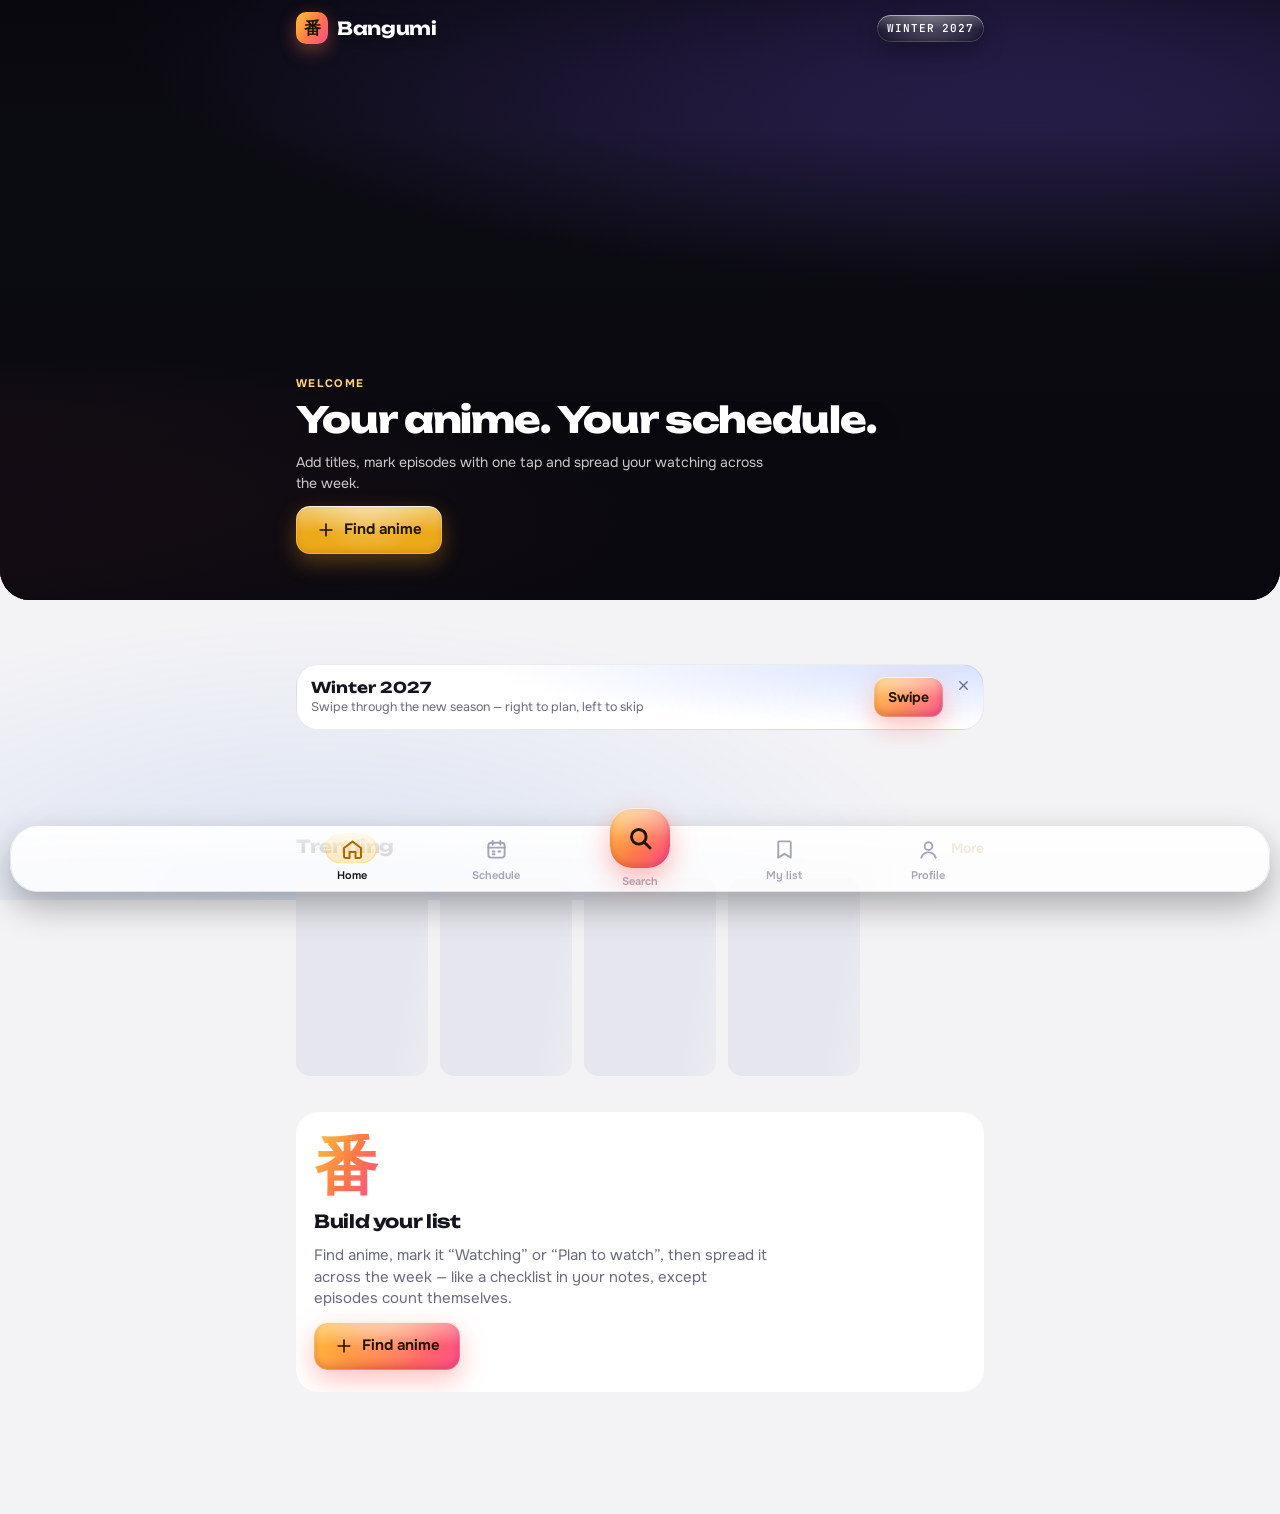
<file: index.html>
<!doctype html>
<html lang="ru">
<head>
<meta charset="utf-8">
<meta name="viewport" content="width=device-width, initial-scale=1, viewport-fit=cover">
<title>Бангуми</title>
<meta name="description" content="Мой аниме-список, расписание серий и план просмотра">
<meta name="theme-color" content="#0B0B12">
<link rel="manifest" href="manifest.webmanifest">
<link rel="icon" href="icons/icon-192.png">
<link rel="apple-touch-icon" href="icons/icon-192.png">
<link rel="preconnect" href="https://fonts.googleapis.com">
<link rel="preconnect" href="https://fonts.gstatic.com" crossorigin>
<link rel="preconnect" href="https://s4.anilist.co" crossorigin>
<link rel="stylesheet" href="https://fonts.googleapis.com/css2?family=JetBrains+Mono:wght@500;600;700;800&family=Onest:wght@400;500;600;700;800&family=Unbounded:wght@600;700;800&display=swap">
<link rel="stylesheet" href="styles.css">
<link rel="stylesheet" href="skins.css">
</head>
<body>
<svg width="0" height="0" style="position:absolute" aria-hidden="true" focusable="false">
  <defs>
    <linearGradient id="gradRing" x1="0" y1="0" x2="1" y2="1">
      <stop offset="0" stop-color="#FFC23D"/><stop offset=".55" stop-color="#FF7A45"/><stop offset="1" stop-color="#FF4D8D"/>
    </linearGradient>
  </defs>
</svg>

<header class="appbar" id="appbar">
  <div class="appbar-inner wrap">
    <a class="logo" href="#home" data-tab-link="home" aria-label="Бангуми, на главную">
      <span class="logo-mark" aria-hidden="true">番</span><span class="logo-word" data-t>Бангуми</span>
    </a>
    <span class="compact-title" id="compactTitle"></span>
    <span class="season-pill" id="seasonPill"></span>
  </div>
</header>

<main id="main">
  <section id="view-home" class="view" aria-label="Главная"></section>
  <section id="view-schedule" class="view pad-top wrap" aria-label="Расписание" hidden></section>
  <section id="view-search" class="view pad-top wrap" aria-label="Поиск" hidden></section>
  <section id="view-list" class="view pad-top wrap" aria-label="Мой список" hidden></section>
  <section id="view-profile" class="view pad-top wrap" aria-label="Профиль" hidden></section>
</main>

<nav class="tabbar" aria-label="Разделы">
  <div class="tabbar-inner">
    <a href="#home" data-tab="home">
      <span class="ib"><svg class="ico" viewBox="0 0 24 24" aria-hidden="true"><path d="M3.5 10.5 12 4l8.5 6.5V19a1.5 1.5 0 0 1-1.5 1.5h-4v-6h-6v6H5A1.5 1.5 0 0 1 3.5 19z"/></svg></span>
      <span data-t>Главная</span>
    </a>
    <a href="#schedule" data-tab="schedule">
      <span class="ib"><svg class="ico" viewBox="0 0 24 24" aria-hidden="true"><rect x="3.5" y="5" width="17" height="15.5" rx="3"/><path d="M3.5 10h17M8 3v4M16 3v4M8 14h2M14 14h2M8 17h2"/></svg></span>
      <span data-t>Расписание</span>
    </a>
    <a href="#search" data-tab="search" class="fab">
      <span class="ib"><svg class="ico" viewBox="0 0 24 24" aria-hidden="true" style="stroke-width:2.6"><circle cx="10.5" cy="10.5" r="6.5"/><path d="m15.5 15.5 5 5"/></svg></span>
      <span data-t>Поиск</span>
    </a>
    <a href="#list" data-tab="list">
      <span class="ib"><svg class="ico" viewBox="0 0 24 24" aria-hidden="true"><path d="M6.5 3.5h11a1 1 0 0 1 1 1v16l-6.5-4-6.5 4v-16a1 1 0 0 1 1-1z"/></svg></span>
      <span data-t>Мой список</span>
    </a>
    <a href="#profile" data-tab="profile">
      <span class="ib"><svg class="ico" viewBox="0 0 24 24" aria-hidden="true"><circle cx="12" cy="8.5" r="4"/><path d="M4.5 20.5c1.2-3.6 4.1-5.5 7.5-5.5s6.3 1.9 7.5 5.5"/></svg></span>
      <span data-t>Профиль</span>
    </a>
  </div>
</nav>

<div id="detailRoot"></div>
<div id="sheetRoot"></div>
<div id="quickRoot"></div>
<div id="edgeGlow" class="edge-glow" aria-hidden="true"></div>
<div id="toastRoot"></div>
<canvas id="confetti" aria-hidden="true"></canvas>

<script src="i18n.js"></script>
<script src="core.js"></script>
<script src="app.js"></script>
<script src="search.js"></script>
<script src="motion.js"></script>
<script src="map.js"></script>
<script src="share.js"></script>
<script src="import.js"></script>
<script src="wrap.js"></script>
<script src="fun.js"></script>
<script src="mood.js"></script>
<script src="dub.js"></script>
<script src="franchise.js"></script>
<script src="watch.js"></script>
</body>
</html>
</file>
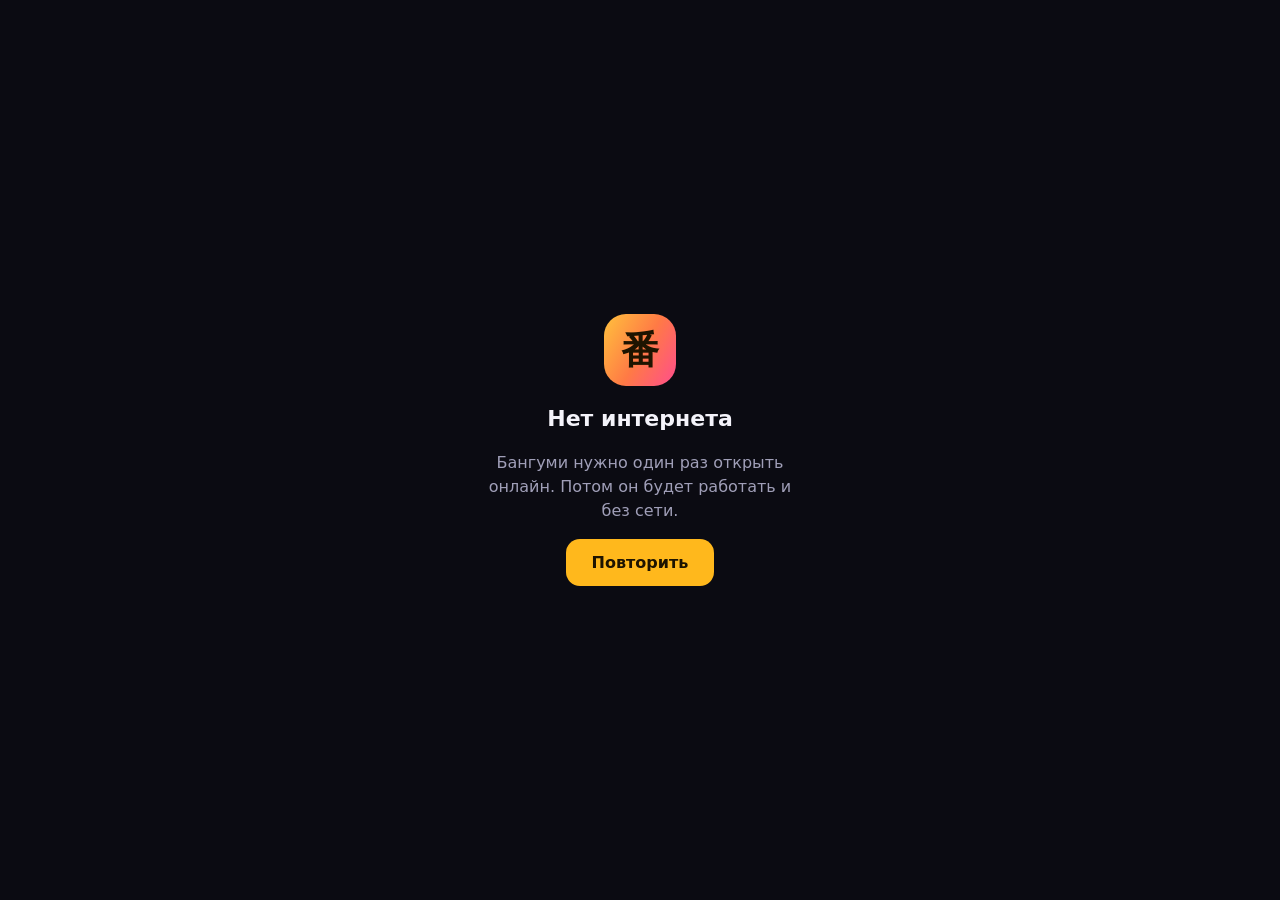
<file: android/app/src/main/assets/offline.html>
<!doctype html>
<html lang="ru"><head><meta charset="utf-8"><meta name="viewport" content="width=device-width,initial-scale=1">
<style>
html,body{margin:0;height:100%;background:#0B0B12;color:#F4F3FA;font:16px/1.5 system-ui,sans-serif;-webkit-user-select:none;user-select:none}
main{height:100%;display:flex;flex-direction:column;align-items:center;justify-content:center;gap:16px;padding:24px;box-sizing:border-box;text-align:center}
.m{width:72px;height:72px;border-radius:22px;display:grid;place-items:center;font-size:38px;font-weight:800;color:#1E1400;background:linear-gradient(120deg,#FFC23D,#FF7A45 52%,#FF4D8D)}
h1{margin:0;font-size:22px}p{margin:0;color:#A09FB8;max-width:30ch}
button{border:0;border-radius:14px;padding:14px 26px;font:700 16px system-ui,sans-serif;background:#FFB81C;color:#1E1400}
</style></head><body><main>
<div class="m">番</div><h1>Нет интернета</h1>
<p>Бангуми нужно один раз открыть онлайн. Потом он будет работать и без сети.</p>
<button onclick="location.href='https://niklan296-ship-it.github.io/bangumi/index.html'">Повторить</button>
</main></body></html>
</file>
<file: styles.css>
/* Layout: телефон, одна колонка до 720px. Главная — кино-витрина: полноэкранный герой-постер,
   под ним горизонтальные ленты. Нижняя панель с приподнятой кнопкой поиска по центру.
   Каждый тайтл красит свои карточки собственным цветом обложки (--c). */
:root {
  --bg: #0B0B12;
  --bg-2: #101019;
  --surface: #171724;
  --surface-2: #222234;
  --surface-3: #2C2C42;
  --line: rgba(255, 255, 255, .08);
  --ink: #F4F3FA;
  --muted: #A09FB8;
  --faint: #62617C;
  --accent: #FFB81C;
  --accent-ink: #FFC23D;
  --on-accent: var(--on-grad);
  --hot: #FF4D8D;
  --coral: #FF7A45;
  --glass: rgba(16, 16, 26, .72);
  --glass-line: rgba(255, 255, 255, .1);
  --chip-dark: rgba(10, 10, 18, .55);
  --hero-fade: #0B0B12;
  --hero-radius: 0px;
  --shadow: 0 18px 40px rgba(0, 0, 0, .55);
  --shadow-sm: 0 6px 18px rgba(0, 0, 0, .4);
  --scrim: rgba(4, 4, 10, .66);
  --skeleton: #1B1B2A;
  --skeleton-hi: #26263A;

  --st-watching: #3DDC97;
  --st-planned: #6EA8FF;
  --st-paused: #FFB547;
  --st-completed: #B18CFF;
  --st-dropped: #FF6B81;

  --grad: linear-gradient(120deg, #FFC23D 0%, #FF7A45 52%, #FF4D8D 100%);
  --on-grad: #1E1400;

  --f-display: 'Unbounded', 'Onest', system-ui, sans-serif;
  --f-body: 'Onest', system-ui, -apple-system, 'Segoe UI', Roboto, sans-serif;
  --f-mono: 'JetBrains Mono', ui-monospace, 'Roboto Mono', monospace;

  --r-lg: 22px;
  --r: 16px;
  --r-sm: 11px;
  --tab-h: 66px;
  --ease: cubic-bezier(.2, .8, .2, 1);
  --spring: cubic-bezier(.34, 1.56, .64, 1);
  color-scheme: dark;
}
@media (prefers-color-scheme: light) {
  :root:not([data-theme="dark"]) {
    --bg: #F3F3F6; --bg-2: #ECECF1; --surface: #FFFFFF; --surface-2: #EEEEF3; --surface-3: #E3E3EB;
    --line: rgba(20, 20, 40, .08); --ink: #14141E; --muted: #6A6A80; --faint: #A5A5B8;
    --accent-ink: #A86A00; --glass: rgba(255, 255, 255, .8); --glass-line: rgba(20, 20, 40, .08);
    --hero-fade: rgba(8, 8, 14, .92); --hero-radius: 30px; --shadow: 0 16px 36px rgba(30, 30, 60, .16); --shadow-sm: 0 4px 14px rgba(30, 30, 60, .1);
    --scrim: rgba(10, 10, 20, .45); --skeleton: #E6E6EE; --skeleton-hi: #F3F3F8;
    --st-watching: #13A86B; --st-planned: #2F6FE4; --st-paused: #C9850A; --st-completed: #7A52E0; --st-dropped: #E0405A;
    color-scheme: light;
  }
}
:root[data-theme="light"] {
  --bg: #F3F3F6; --bg-2: #ECECF1; --surface: #FFFFFF; --surface-2: #EEEEF3; --surface-3: #E3E3EB;
  --line: rgba(20, 20, 40, .08); --ink: #14141E; --muted: #6A6A80; --faint: #A5A5B8;
  --accent-ink: #A86A00; --glass: rgba(255, 255, 255, .8); --glass-line: rgba(20, 20, 40, .08);
  --hero-fade: rgba(8, 8, 14, .92); --hero-radius: 30px; --shadow: 0 16px 36px rgba(30, 30, 60, .16); --shadow-sm: 0 4px 14px rgba(30, 30, 60, .1);
  --scrim: rgba(10, 10, 20, .45); --skeleton: #E6E6EE; --skeleton-hi: #F3F3F8;
  --st-watching: #13A86B; --st-planned: #2F6FE4; --st-paused: #C9850A; --st-completed: #7A52E0; --st-dropped: #E0405A;
  color-scheme: light;
}

*, *::before, *::after { box-sizing: border-box; }
[hidden] { display: none !important; }
html { -webkit-text-size-adjust: 100%; scroll-behavior: auto; }
body {
  margin: 0; min-height: 100vh;
  background: var(--bg); color: var(--ink);
  font: 15px/1.45 var(--f-body);
  -webkit-tap-highlight-color: transparent;
  overscroll-behavior-y: none;
  -webkit-font-smoothing: antialiased;
}
body.locked { overflow: hidden; }
img { max-width: 100%; display: block; }
button, input, select, textarea { font: inherit; color: inherit; }
button { cursor: pointer; -webkit-user-select: none; user-select: none; }
a { color: inherit; }
:focus-visible { outline: 2px solid var(--accent); outline-offset: 2px; border-radius: 10px; }
.pressable { transition: transform .18s var(--ease); }
.pressable:active { transform: scale(.96); }

.wrap {
  width: 100%; max-width: 720px; margin: 0 auto;
  padding-left: max(16px, env(safe-area-inset-left, 0px));
  padding-right: max(16px, env(safe-area-inset-right, 0px));
}
.bleed { margin-left: calc(-1 * max(16px, env(safe-area-inset-left, 0px))); margin-right: calc(-1 * max(16px, env(safe-area-inset-right, 0px))); }

/* ---------- Шапка ---------- */
.appbar {
  position: fixed; top: 0; left: 0; right: 0; z-index: 40;
  padding-top: env(safe-area-inset-top, 0px);
  transition: background .25s ease, border-color .25s ease, backdrop-filter .25s;
  border-bottom: 1px solid transparent;
}
.appbar.solid {
  background: var(--glass); border-bottom-color: var(--line);
  backdrop-filter: saturate(160%) blur(18px); -webkit-backdrop-filter: saturate(160%) blur(18px);
}
.appbar-inner { height: 56px; display: flex; align-items: center; gap: 12px; }
.logo { display: flex; align-items: center; gap: 9px; text-decoration: none; }
.logo-mark {
  width: 32px; height: 32px; border-radius: 10px; display: grid; place-items: center;
  background: var(--grad); color: var(--on-grad); font: 800 17px/1 system-ui, sans-serif;
  box-shadow: 0 6px 18px rgba(255, 122, 69, .4);
}
.logo-word { font: 700 18px/1 var(--f-display); letter-spacing: -.02em; }
.appbar .compact-title {
  flex: 1; min-width: 0; font: 700 16px/1.2 var(--f-display); white-space: nowrap; overflow: hidden; text-overflow: ellipsis;
  opacity: 0; transform: translateY(6px); transition: opacity .2s, transform .2s var(--ease);
}
.appbar.show-title .compact-title { opacity: 1; transform: none; }
.appbar .logo:not([hidden]) + .compact-title { display: none; }
.appbar.on-hero:not(.solid) .logo-word { text-shadow: 0 2px 12px rgba(0, 0, 0, .5); color: #fff; }
.season-pill {
  margin-left: auto; font: 600 11px/1 var(--f-mono); letter-spacing: .08em; text-transform: uppercase;
  padding: 8px 10px; border-radius: 999px; background: var(--surface-2); color: var(--muted); white-space: nowrap;
}
.appbar.on-hero:not(.solid) .season-pill { background: rgba(10, 10, 18, .45); color: #fff; backdrop-filter: blur(10px); -webkit-backdrop-filter: blur(10px); }

main { min-height: 100vh; padding-bottom: calc(var(--tab-h) + env(safe-area-inset-bottom, 0px) + 40px); }
.view { display: flex; flex-direction: column; gap: 26px; }
.view.pad-top { padding-top: calc(env(safe-area-inset-top, 0px) + 64px); }
.view-enter > * { animation: rise .45s var(--ease) both; }
.view-enter > *:nth-child(2) { animation-delay: .05s; }
.view-enter > *:nth-child(3) { animation-delay: .1s; }
.view-enter > *:nth-child(4) { animation-delay: .15s; }
.view-enter > *:nth-child(n+5) { animation-delay: .2s; }

.page-title { margin: 0; font: 700 30px/1.1 var(--f-display); letter-spacing: -.03em; text-wrap: balance; }
.page-sub { margin: 6px 0 0; color: var(--muted); font-size: 14px; }

/* ---------- Секции и ленты ---------- */
.section { display: flex; flex-direction: column; gap: 12px; min-width: 0; }
.section-head { display: flex; align-items: baseline; justify-content: space-between; gap: 12px; }
.section-head h2 { margin: 0; font: 700 18px/1.2 var(--f-display); letter-spacing: -.02em; }
.section-head .more { border: 0; background: none; color: var(--accent-ink); font-weight: 600; font-size: 14px; padding: 4px 0; text-decoration: none; }
.label { font: 600 11px/1.2 var(--f-body); letter-spacing: .1em; text-transform: uppercase; color: var(--muted); }
.mono { font-family: var(--f-mono); font-variant-numeric: tabular-nums; }
.muted { color: var(--muted); }
.hint { margin: 0; font-size: 13px; color: var(--muted); max-width: 60ch; }

.rail {
  display: flex; gap: 12px; overflow-x: auto; scroll-snap-type: x mandatory; scrollbar-width: none;
  padding-inline: max(16px, env(safe-area-inset-left, 0px)) max(16px, env(safe-area-inset-right, 0px));
  scroll-padding-inline: max(16px, env(safe-area-inset-left, 0px));
  padding-block: 4px 10px;
}
.rail::-webkit-scrollbar { display: none; }
.rail > * { flex: 0 0 auto; scroll-snap-align: start; }

/* ---------- Кнопки ---------- */
.btn {
  display: inline-flex; align-items: center; justify-content: center; gap: 8px;
  min-height: 48px; padding: 0 20px; border-radius: 14px; border: 0;
  background: var(--surface-2); color: var(--ink); font-weight: 650; font-size: 15px; text-decoration: none;
  transition: transform .18s var(--ease), background .2s, box-shadow .2s;
}
.btn:active { transform: scale(.96); }
.btn svg { width: 20px; height: 20px; flex: 0 0 auto; }
.btn.primary { background: var(--accent); color: var(--on-accent); box-shadow: 0 8px 22px rgba(255, 184, 28, .28); }
.btn.grad { background: var(--grad); color: var(--on-grad); box-shadow: 0 8px 24px rgba(255, 98, 92, .35); }
.btn.glass { background: rgba(255, 255, 255, .14); color: #fff; backdrop-filter: blur(14px); -webkit-backdrop-filter: blur(14px); }
.btn.line { background: transparent; box-shadow: inset 0 0 0 1.5px var(--line); }
.btn.danger { background: transparent; color: var(--st-dropped); box-shadow: inset 0 0 0 1.5px color-mix(in srgb, var(--st-dropped) 40%, transparent); }
.btn.small { min-height: 38px; padding: 0 14px; font-size: 14px; border-radius: 12px; }
.btn.block { width: 100%; }
.btn:disabled { opacity: .5; }
.btn-row { display: flex; flex-wrap: wrap; gap: 10px; }
.icon-btn {
  width: 42px; height: 42px; border-radius: 14px; border: 0; background: var(--surface-2); color: var(--ink);
  display: inline-grid; place-items: center; flex: 0 0 auto; transition: transform .18s var(--ease);
}
.icon-btn:active { transform: scale(.9); }
.icon-btn svg { width: 21px; height: 21px; }
.icon-btn.glass { background: rgba(10, 10, 18, .5); color: #fff; backdrop-filter: blur(12px); -webkit-backdrop-filter: blur(12px); }
.ico { fill: none; stroke: currentColor; stroke-width: 2; stroke-linecap: round; stroke-linejoin: round; }

/* ---------- Герой ---------- */
.hero { position: relative; height: min(76vh, 600px); min-height: 470px; overflow: hidden; background: #08080E; border-radius: 0 0 var(--hero-radius) var(--hero-radius); }
.hero-track { display: flex; height: 100%; overflow-x: auto; scroll-snap-type: x mandatory; scrollbar-width: none; }
.hero-track::-webkit-scrollbar { display: none; }
.hero-slide { position: relative; flex: 0 0 100%; height: 100%; scroll-snap-align: center; overflow: hidden; color: #fff; }
.hero-bg { position: absolute; inset: 0; }
.hero-bg img { width: 100%; height: 100%; object-fit: cover; object-position: center 22%; transform: scale(1.04); }
.hero-slide.active .hero-bg img { animation: kenburns 11s ease-out forwards; }
.hero-glow { position: absolute; inset: 0; background: radial-gradient(120% 70% at 20% 100%, color-mix(in srgb, var(--c, #FF7A45) 45%, transparent), transparent 70%); opacity: .45; }
.hero-shade {
  position: absolute; inset: 0;
  background:
    linear-gradient(180deg, rgba(5, 5, 10, .55) 0%, transparent 22%),
    linear-gradient(0deg, var(--hero-fade) 0%, color-mix(in srgb, var(--hero-fade) 82%, transparent) 26%, transparent 64%);
}
.hero-content {
  position: absolute; left: 0; right: 0; bottom: 0; display: flex; flex-direction: column; gap: 12px;
  padding: 0 max(16px, env(safe-area-inset-right, 0px)) 46px max(16px, env(safe-area-inset-left, 0px));
  max-width: 720px; margin: 0 auto;
}
.hero-slide.active .hero-content > * { animation: rise .6s var(--ease) both; }
.hero-slide.active .hero-content > *:nth-child(2) { animation-delay: .07s; }
.hero-slide.active .hero-content > *:nth-child(3) { animation-delay: .14s; }
.hero-slide.active .hero-content > *:nth-child(4) { animation-delay: .21s; }
.hero-kicker { display: flex; align-items: center; gap: 8px; font: 700 11px/1 var(--f-body); letter-spacing: .12em; text-transform: uppercase; color: #FFD27A; }
.hero-kicker .live { width: 8px; height: 8px; border-radius: 50%; background: var(--hot); box-shadow: 0 0 0 0 rgba(255, 77, 141, .6); animation: pulse 1.8s infinite; }
.hero-title {
  margin: 0; font: 800 clamp(24px, 7.2vw, 36px)/1.08 var(--f-display); letter-spacing: -.03em; text-wrap: balance;
  text-shadow: 0 4px 24px rgba(0, 0, 0, .45);
  display: -webkit-box; -webkit-line-clamp: 3; -webkit-box-orient: vertical; overflow: hidden;
}
.hero-desc { margin: 0; color: rgba(255, 255, 255, .78); font-size: 14px; line-height: 1.5; max-width: 52ch; display: -webkit-box; -webkit-line-clamp: 2; -webkit-box-orient: vertical; overflow: hidden; }
.meta-chips { display: flex; flex-wrap: wrap; gap: 6px; }
.mchip {
  display: inline-flex; align-items: center; gap: 5px; height: 28px; padding: 0 10px; border-radius: 9px;
  background: var(--chip-dark); color: #fff; font-size: 13px; font-weight: 600; backdrop-filter: blur(10px); -webkit-backdrop-filter: blur(10px);
}
.mchip.star::before { content: "★"; color: #FFC23D; }
.mchip.ep { background: var(--accent); color: var(--on-accent); font-family: var(--f-mono); font-size: 12px; }
.hero-actions { display: flex; gap: 10px; }
.hero-actions .btn { flex: 0 1 auto; }
.hero-dots { position: absolute; left: 0; right: 0; bottom: 18px; display: flex; justify-content: center; gap: 6px; z-index: 2; pointer-events: none; }
.hero-dots i { width: 7px; height: 7px; border-radius: 4px; background: rgba(255, 255, 255, .35); overflow: hidden; transition: width .35s var(--ease); position: relative; }
.hero-dots i.on { width: 30px; }
.hero-dots i.on::after { content: ""; position: absolute; inset: 0; background: var(--grad); transform-origin: left; animation: fillbar var(--dur, 6.5s) linear forwards; }
.hero-dots.paused i.on::after { animation-play-state: paused; }

/* ---------- Постеры ---------- */
.poster {
  width: 132px; display: flex; flex-direction: column; gap: 7px; border: 0; padding: 0; background: none; text-align: left; min-width: 0;
  transition: transform .22s var(--ease);
}
.poster:active { transform: scale(.95); }
.poster.w-lg { width: 158px; }
.grid .poster { width: auto; }
.poster-img {
  position: relative; display: block; aspect-ratio: 2 / 3; border-radius: 14px; overflow: hidden; background: var(--skeleton);
  box-shadow: 0 10px 24px -10px color-mix(in srgb, var(--c, #000) 70%, transparent);
  max-width: 100%;
}
.poster-img img { width: 100%; height: 100%; object-fit: cover; transition: transform .5s var(--ease), opacity .4s; opacity: 0; }
.poster-img img.loaded { opacity: 1; }
.poster:hover .poster-img img { transform: scale(1.04); }
.poster-img::after { content: ""; position: absolute; inset: 0; border-radius: inherit; box-shadow: inset 0 0 0 1px rgba(255, 255, 255, .06); pointer-events: none; }
.ph-art {
  position: absolute; inset: 0; display: grid; place-items: center; color: rgba(255, 255, 255, .92);
  font: 800 38px/1 var(--f-display);
  background: radial-gradient(90% 70% at 30% 20%, color-mix(in srgb, var(--c) 90%, #fff 10%), color-mix(in srgb, var(--c) 55%, #000) 80%);
}
.poster-title { font-size: 13.5px; font-weight: 650; line-height: 1.25; display: -webkit-box; -webkit-line-clamp: 2; -webkit-box-orient: vertical; overflow: hidden; }
.poster-sub { font-size: 12px; color: var(--muted); white-space: nowrap; overflow: hidden; text-overflow: ellipsis; margin-top: -3px; }
.p-badge {
  position: absolute; left: 7px; top: 7px; display: inline-flex; align-items: center; gap: 5px; height: 22px; padding: 0 8px; border-radius: 7px;
  font-size: 11px; font-weight: 700; background: rgba(10, 10, 18, .7); color: #fff; backdrop-filter: blur(8px); -webkit-backdrop-filter: blur(8px);
}
.p-badge .dot { width: 6px; height: 6px; border-radius: 50%; background: var(--st); }
.p-new { position: absolute; right: 7px; top: 7px; height: 22px; padding: 0 7px; border-radius: 7px; display: inline-flex; align-items: center; font: 700 11px/1 var(--f-mono); background: var(--hot); color: #fff; box-shadow: 0 4px 12px rgba(255, 77, 141, .5); }
.p-air { position: absolute; left: 7px; bottom: 9px; height: 22px; padding: 0 7px; border-radius: 7px; display: inline-flex; align-items: center; font: 700 10.5px/1 var(--f-mono); background: var(--accent); color: var(--on-accent); }
.p-score { position: absolute; right: 7px; bottom: 9px; height: 22px; padding: 0 7px; border-radius: 7px; display: inline-flex; align-items: center; gap: 3px; font: 700 11px/1 var(--f-mono); background: rgba(10, 10, 18, .7); color: #FFC23D; }
.p-bar { position: absolute; left: 0; right: 0; bottom: 0; height: 4px; background: rgba(0, 0, 0, .45); }
.p-bar i { display: block; height: 100%; background: var(--grad); border-radius: 0 3px 3px 0; transition: width .6s var(--ease); }
.p-plus {
  position: absolute; right: 7px; bottom: 11px; width: 36px; height: 36px; border-radius: 12px; border: 0;
  display: grid; place-items: center; background: var(--accent); color: var(--on-accent); font: 800 13px/1 var(--f-mono);
  box-shadow: 0 6px 16px rgba(0, 0, 0, .35); transition: transform .2s var(--spring);
}
.p-plus:active { transform: scale(.85); }
.rank { position: relative; display: flex; align-items: flex-start; }
.rank-n {
  font: 800 96px/0.8 var(--f-display); letter-spacing: -.08em; margin-right: -16px; margin-top: 104px; z-index: 2;
  color: var(--bg); -webkit-text-stroke: 2.5px color-mix(in srgb, var(--ink) 55%, transparent); pointer-events: none;
  text-shadow: 0 6px 20px rgba(0, 0, 0, .35);
}
.rank .poster { z-index: 1; width: 118px; }

.grid { display: grid; grid-template-columns: repeat(3, minmax(0, 1fr)); gap: 16px 12px; }
@media (min-width: 560px) { .grid { grid-template-columns: repeat(4, minmax(0, 1fr)); } }

/* ---------- Карточки «продолжить» и «скоро» ---------- */
.cont {
  width: 286px; display: flex; flex-direction: column; border-radius: var(--r-lg); overflow: hidden; background: var(--surface);
  border: 0; padding: 0; text-align: left; box-shadow: var(--shadow-sm); transition: transform .22s var(--ease);
}
.cont:active { transform: scale(.97); }
.cont-art { position: relative; height: 128px; overflow: hidden; background: var(--c, var(--surface-2)); }
.cont-art img { width: 100%; height: 100%; object-fit: cover; object-position: center 25%; }
.cont-art::after { content: ""; position: absolute; inset: 0; background: linear-gradient(0deg, rgba(5, 5, 10, .85), transparent 65%); }
.cont-ep { position: absolute; left: 12px; bottom: 10px; z-index: 1; color: #fff; display: flex; align-items: baseline; gap: 6px; }
.cont-ep b { font: 800 22px/1 var(--f-mono); letter-spacing: -.03em; }
.cont-ep span { font-size: 12px; opacity: .8; }
.cont .p-new { z-index: 1; }
.cont-body { display: flex; align-items: center; gap: 10px; padding: 12px; }
.cont-body .t { flex: 1; min-width: 0; font-weight: 650; font-size: 14px; line-height: 1.3; display: -webkit-box; -webkit-line-clamp: 2; -webkit-box-orient: vertical; overflow: hidden; }
.cont .bar { height: 4px; background: var(--surface-2); }
.cont .bar i { display: block; height: 100%; background: var(--grad); transition: width .6s var(--ease); }
.plus-btn {
  flex: 0 0 auto; width: 46px; height: 46px; border-radius: 15px; border: 0; display: grid; place-items: center;
  background: var(--accent); color: var(--on-accent); font: 800 14px/1 var(--f-mono); position: relative;
  transition: transform .2s var(--spring);
}
.plus-btn:active { transform: scale(.86); }
.bump { animation: bump .45s var(--spring); }
.float-plus { position: fixed; z-index: 90; pointer-events: none; font: 800 18px/1 var(--f-mono); color: var(--accent); text-shadow: 0 2px 10px rgba(0, 0, 0, .4); animation: floatup .9s var(--ease) forwards; }

.soon {
  width: 272px; display: flex; gap: 12px; align-items: center; padding: 10px; border-radius: var(--r); background: var(--surface);
  border: 0; text-align: left; position: relative; overflow: hidden; transition: transform .22s var(--ease);
}
.soon:active { transform: scale(.97); }
.soon::before { content: ""; position: absolute; inset: 0; background: linear-gradient(100deg, color-mix(in srgb, var(--c, #888) 26%, transparent), transparent 60%); pointer-events: none; }
.soon .thumb { width: 54px; aspect-ratio: 2/3; border-radius: 10px; overflow: hidden; flex: 0 0 auto; position: relative; background: var(--c); }
.soon .thumb img { width: 100%; height: 100%; object-fit: cover; }
.soon .info { min-width: 0; display: flex; flex-direction: column; gap: 4px; position: relative; }
.soon .t { font-weight: 650; font-size: 14px; line-height: 1.25; display: -webkit-box; -webkit-line-clamp: 2; -webkit-box-orient: vertical; overflow: hidden; }
.soon .when { display: flex; align-items: center; gap: 6px; font-size: 12px; color: var(--muted); }
.countdown-chip { white-space: nowrap; font: 700 12px/1 var(--f-mono); padding: 5px 7px; border-radius: 7px; background: color-mix(in srgb, var(--accent) 18%, transparent); color: var(--accent-ink); }

/* ---------- Чек-лист дня ---------- */
.daycard { background: var(--surface); border-radius: var(--r-lg); padding: 16px; display: flex; flex-direction: column; gap: 6px; box-shadow: var(--shadow-sm); }
.daycard-head { display: flex; align-items: center; gap: 12px; padding-bottom: 6px; }
.daycard-head .txt { flex: 1; min-width: 0; }
.daycard-head h3 { margin: 0; font: 700 17px/1.2 var(--f-display); letter-spacing: -.02em; }
.daycard-head small { color: var(--muted); font-size: 13px; }
.ring { width: 46px; height: 46px; flex: 0 0 auto; position: relative; }
.ring svg { width: 100%; height: 100%; transform: rotate(-90deg); }
.ring circle { fill: none; stroke-width: 5; }
.ring .bg { stroke: var(--surface-2); }
.ring .fg { stroke: url(#gradRing); stroke-linecap: round; transition: stroke-dashoffset .8s var(--ease); }
.ring span { position: absolute; inset: 0; display: grid; place-items: center; font: 700 11.5px/1 var(--f-mono); }
.check-item { display: flex; align-items: center; gap: 12px; padding: 8px 0; border-top: 1px solid var(--line); }
.check-item:first-of-type { border-top: 0; }
.cbox {
  width: 30px; height: 30px; flex: 0 0 auto; border-radius: 10px; border: 2px solid var(--faint); background: transparent;
  display: grid; place-items: center; padding: 0; transition: background .25s, border-color .25s, transform .25s var(--spring);
}
.cbox svg { width: 18px; height: 18px; stroke: var(--on-accent); stroke-width: 3; fill: none; stroke-linecap: round; stroke-linejoin: round; stroke-dasharray: 24; stroke-dashoffset: 24; transition: stroke-dashoffset .35s var(--ease) .05s; }
.cbox.on { background: var(--accent); border-color: var(--accent); }
.cbox.on svg { stroke-dashoffset: 0; }
.cbox.pop { animation: bump .45s var(--spring); }
.cbox:disabled { opacity: .45; }
.check-item .open { flex: 1; min-width: 0; display: flex; align-items: center; gap: 10px; border: 0; background: none; padding: 0; text-align: left; }
.check-item .thumb { width: 40px; aspect-ratio: 2/3; border-radius: 8px; overflow: hidden; flex: 0 0 auto; background: var(--c); position: relative; }
.check-item .thumb img { width: 100%; height: 100%; object-fit: cover; }
.check-item .info { min-width: 0; display: flex; flex-direction: column; gap: 3px; }
.check-item .t { font-weight: 600; font-size: 14.5px; line-height: 1.25; display: -webkit-box; -webkit-line-clamp: 2; -webkit-box-orient: vertical; overflow: hidden; transition: color .25s; }
.check-item .s { font-size: 12.5px; color: var(--muted); display: flex; gap: 8px; align-items: center; flex-wrap: wrap; }
.check-item.done .t { color: var(--muted); text-decoration: line-through; text-decoration-color: color-mix(in srgb, var(--muted) 60%, transparent); }
.epchip { font: 700 11.5px/1 var(--f-mono); padding: 4px 6px; border-radius: 6px; background: color-mix(in srgb, var(--st-planned) 16%, transparent); color: var(--st-planned); }
.epchip.air { background: var(--accent); color: var(--on-accent); }
.add-row { display: flex; align-items: center; gap: 10px; border: 0; background: none; color: var(--accent-ink); font-weight: 650; padding: 10px 0 2px; }
.add-row .plus { width: 30px; height: 30px; border-radius: 10px; display: grid; place-items: center; background: color-mix(in srgb, var(--accent) 16%, transparent); }

/* ---------- Расписание ---------- */
.weekbar { display: flex; align-items: center; gap: 10px; }
.weekbar .range { flex: 1; min-width: 0; font: 700 16px/1.2 var(--f-display); }
.daybar { position: relative; display: grid; grid-template-columns: repeat(7, minmax(0, 1fr)); gap: 4px; padding: 5px; border-radius: 20px; background: var(--surface); box-shadow: var(--shadow-sm); }
.daybar .ind { position: absolute; top: 5px; bottom: 5px; left: 5px; border-radius: 15px; background: var(--grad); box-shadow: 0 8px 20px rgba(255, 98, 92, .35); transition: transform .42s var(--spring), width .3s; z-index: 0; }
.dayb { position: relative; z-index: 1; border: 0; background: none; padding: 9px 0 8px; border-radius: 15px; display: flex; flex-direction: column; align-items: center; gap: 4px; min-width: 0; transition: color .25s; }
.dayb .k { font: 500 10.5px/1 system-ui, sans-serif; color: var(--faint); transition: color .25s; }
.dayb .w { font-size: 11.5px; font-weight: 600; color: var(--muted); transition: color .25s; }
.dayb .d { font: 800 18px/1 var(--f-mono); }
.dayb .dots { display: flex; gap: 3px; height: 5px; }
.dayb .dots i { width: 5px; height: 5px; border-radius: 50%; background: var(--accent); }
.dayb .dots i.p { background: var(--st-planned); }
.dayb .dots i.ok { background: var(--st-watching); }
.dayb.today .d { color: var(--accent-ink); }
.dayb.sel { color: var(--on-grad); }
.dayb.sel .k, .dayb.sel .w { color: rgba(30, 20, 0, .7); }
.dayb.sel .d { color: var(--on-grad); }
.dayb.sel .dots i { background: rgba(30, 20, 0, .55); }

.timeline { display: flex; flex-direction: column; gap: 10px; }
.tl { display: grid; grid-template-columns: 54px minmax(0, 1fr); gap: 12px; align-items: stretch; }
.tl .time { display: flex; flex-direction: column; align-items: flex-end; gap: 4px; padding-top: 14px; }
.tl .time b { font: 800 15px/1 var(--f-mono); }
.tl .time small { font: 500 10px/1 var(--f-mono); color: var(--faint); }
.tl-card {
  position: relative; display: flex; gap: 12px; align-items: center; padding: 10px; border-radius: var(--r); border: 0; text-align: left; width: 100%;
  background: var(--surface); overflow: hidden; transition: transform .22s var(--ease); min-width: 0;
}
.tl-card:active { transform: scale(.97); }
.tl-card::before { content: ""; position: absolute; inset: 0; background: linear-gradient(100deg, color-mix(in srgb, var(--c, #888) 30%, transparent), transparent 62%); pointer-events: none; }
.tl-card .thumb { width: 48px; aspect-ratio: 2/3; border-radius: 9px; overflow: hidden; flex: 0 0 auto; position: relative; background: var(--c); }
.tl-card .thumb img { width: 100%; height: 100%; object-fit: cover; }
.tl-card .info { position: relative; min-width: 0; display: flex; flex-direction: column; gap: 5px; flex: 1; }
.tl-card .t { font-weight: 650; line-height: 1.25; display: -webkit-box; -webkit-line-clamp: 2; -webkit-box-orient: vertical; overflow: hidden; }
.tl-card .s { font-size: 12.5px; color: var(--muted); display: flex; gap: 8px; align-items: center; flex-wrap: wrap; }
.tl.past { opacity: .55; }
.tl.now .tl-card { box-shadow: 0 0 0 2px var(--accent); }
.now-line { display: flex; align-items: center; gap: 8px; color: var(--hot); font: 700 11px/1 var(--f-mono); letter-spacing: .06em; }
.now-line::after { content: ""; flex: 1; height: 2px; border-radius: 1px; background: linear-gradient(90deg, var(--hot), transparent); }

/* ---------- Табы со статусами ---------- */
.tabs { position: relative; display: flex; gap: 4px; overflow-x: auto; scrollbar-width: none; padding-bottom: 2px; }
.tabs::-webkit-scrollbar { display: none; }
.tab {
  flex: 0 0 auto; border: 0; background: var(--surface); color: var(--muted); min-height: 40px; padding: 0 14px; border-radius: 13px;
  display: inline-flex; align-items: center; gap: 7px; font-weight: 650; font-size: 14px; transition: color .25s, background .25s, transform .2s var(--ease);
}
.tab:active { transform: scale(.95); }
.tab .n { font: 600 12px/1 var(--f-mono); opacity: .7; }
.tab .dot { width: 7px; height: 7px; border-radius: 50%; background: var(--st); }
.tab.on { background: var(--ink); color: var(--bg); }
.toolbar { display: flex; align-items: center; gap: 8px; justify-content: space-between; }
.seg { display: inline-flex; padding: 3px; gap: 2px; border-radius: 13px; background: var(--surface); flex-wrap: wrap; }
.seg button { border: 0; background: transparent; min-height: 34px; padding: 0 11px; border-radius: 10px; font-size: 13px; font-weight: 650; color: var(--muted); display: inline-flex; align-items: center; gap: 6px; transition: background .2s, color .2s; }
.seg button svg { width: 17px; height: 17px; }
.seg button[aria-pressed="true"] { background: var(--surface-3); color: var(--ink); }

.lrow { display: flex; gap: 12px; align-items: center; padding: 10px; border-radius: var(--r); background: var(--surface); position: relative; overflow: hidden; }
.lrow::before { content: ""; position: absolute; inset: 0; background: linear-gradient(100deg, color-mix(in srgb, var(--c, #888) 22%, transparent), transparent 55%); pointer-events: none; }
.lrow .open { position: relative; flex: 1; min-width: 0; display: flex; gap: 12px; align-items: center; border: 0; background: none; padding: 0; text-align: left; }
.lrow .thumb { width: 54px; aspect-ratio: 2/3; border-radius: 10px; overflow: hidden; flex: 0 0 auto; position: relative; background: var(--c); }
.lrow .thumb img { width: 100%; height: 100%; object-fit: cover; }
.lrow .info { min-width: 0; flex: 1; display: flex; flex-direction: column; gap: 6px; }
.lrow .t { font-weight: 650; line-height: 1.25; display: -webkit-box; -webkit-line-clamp: 2; -webkit-box-orient: vertical; overflow: hidden; }
.lrow .meta { font-size: 12px; color: var(--muted); display: flex; gap: 8px; flex-wrap: wrap; align-items: center; }
.pbar { display: flex; align-items: center; gap: 8px; font: 600 12px/1 var(--f-mono); }
.pbar .b { flex: 1; height: 5px; border-radius: 3px; background: var(--surface-2); overflow: hidden; }
.pbar .b i { display: block; height: 100%; background: var(--grad); border-radius: 3px; transition: width .6s var(--ease); }
.list { display: flex; flex-direction: column; gap: 10px; }

/* ---------- Поиск ---------- */
.searchbox { position: relative; }
.searchbox input {
  width: 100%; height: 54px; padding: 0 48px 0 50px; border-radius: 18px; border: 0; background: var(--surface); font-size: 16px;
  box-shadow: var(--shadow-sm); transition: box-shadow .2s;
}
.searchbox input:focus { outline: none; box-shadow: 0 0 0 2px var(--accent), var(--shadow-sm); }
.searchbox .s-ico { position: absolute; left: 16px; top: 16px; width: 22px; height: 22px; color: var(--muted); }
.searchbox .clear { position: absolute; right: 8px; top: 8px; width: 38px; height: 38px; border-radius: 12px; border: 0; background: var(--surface-2); display: grid; place-items: center; color: var(--muted); }
.searchbox .clear svg { width: 16px; height: 16px; }
.genres { display: flex; gap: 8px; overflow-x: auto; scrollbar-width: none; padding-block: 2px 4px; }
.genres::-webkit-scrollbar { display: none; }
.gchip {
  flex: 0 0 auto; border: 0; min-height: 38px; padding: 0 14px; border-radius: 12px; font-weight: 650; font-size: 14px;
  background: color-mix(in srgb, var(--g) 16%, var(--surface)); color: color-mix(in srgb, var(--g) 70%, var(--ink));
  transition: transform .2s var(--ease), background .2s, color .2s;
}
.gchip:active { transform: scale(.94); }
.gchip.on { background: var(--g); color: #14100A; box-shadow: 0 6px 18px color-mix(in srgb, var(--g) 45%, transparent); }

/* ---------- Профиль ---------- */
.profile-hero { position: relative; border-radius: var(--r-lg); padding: 22px 18px; overflow: hidden; background: var(--surface); box-shadow: var(--shadow-sm); }
.profile-hero::before { content: ""; position: absolute; inset: -40% -20% auto auto; width: 260px; height: 260px; border-radius: 50%; background: var(--grad); filter: blur(60px); opacity: .35; }
.profile-hero > * { position: relative; }
.big-stat { display: flex; align-items: baseline; gap: 8px; }
.big-stat b { font: 800 52px/1 var(--f-display); letter-spacing: -.05em; background: var(--grad); -webkit-background-clip: text; background-clip: text; color: transparent; }
.big-stat span { color: var(--muted); font-weight: 600; }
.stat-row { display: grid; grid-template-columns: repeat(3, minmax(0, 1fr)); gap: 10px; margin-top: 18px; }
.stat-row div { display: flex; flex-direction: column; gap: 3px; }
.stat-row b { font: 800 22px/1 var(--f-mono); }
.stat-row span { font-size: 12px; color: var(--muted); }
.stack { display: flex; height: 12px; border-radius: 6px; overflow: hidden; gap: 2px; background: var(--surface-2); }
.stack i { display: block; height: 100%; transform-origin: left; animation: grow .9s var(--ease) both; }
.legend { display: flex; flex-wrap: wrap; gap: 6px 14px; font-size: 13px; }
.legend span { display: inline-flex; align-items: center; gap: 6px; }
.legend i { width: 9px; height: 9px; border-radius: 3px; }
.legend b { font-family: var(--f-mono); font-weight: 600; color: var(--muted); }
.heat { display: grid; grid-template-columns: repeat(14, minmax(0, 1fr)); gap: 4px; }
.heat i { aspect-ratio: 1; border-radius: 4px; background: var(--surface-2); animation: pop .4s var(--spring) both; }
.heat i[data-l="1"] { background: color-mix(in srgb, #FFC23D 55%, var(--surface-2)); }
.heat i[data-l="2"] { background: #FF7A45; }
.heat i[data-l="3"] { background: var(--hot); }
.heat i.today { box-shadow: 0 0 0 2px var(--ink); }
.card { background: var(--surface); border-radius: var(--r-lg); box-shadow: var(--shadow-sm); }
.card.pad { padding: 16px; display: flex; flex-direction: column; gap: 12px; }
.group > * + * { border-top: 1px solid var(--line); }
.setting { display: flex; align-items: center; justify-content: space-between; gap: 12px; padding: 14px 16px; }
.setting .txt { min-width: 0; display: flex; flex-direction: column; gap: 2px; }
.setting .txt small { color: var(--muted); font-size: 13px; }
.switch { position: relative; width: 52px; height: 32px; flex: 0 0 auto; }
.switch input { position: absolute; inset: 0; opacity: 0; margin: 0; cursor: pointer; z-index: 1; }
.switch span { position: absolute; inset: 0; border-radius: 999px; background: var(--surface-3); transition: background .25s; }
.switch span::after { content: ""; position: absolute; top: 3px; left: 3px; width: 26px; height: 26px; border-radius: 50%; background: #fff; box-shadow: 0 2px 6px rgba(0, 0, 0, .3); transition: transform .3s var(--spring); }
.switch input:checked + span { background: var(--accent); }
.switch input:checked + span::after { transform: translateX(20px); }
.switch input:focus-visible + span { outline: 2px solid var(--accent); outline-offset: 2px; }
.install { display: flex; align-items: center; gap: 14px; padding: 16px; border-radius: var(--r-lg); background: var(--grad); color: var(--on-grad); }
.install p { margin: 0; flex: 1; font-weight: 700; }
.install .btn { background: var(--on-grad); color: #FFC23D; }

/* ---------- Пустые состояния и скелеты ---------- */
.empty { display: flex; flex-direction: column; align-items: flex-start; gap: 12px; padding: 22px 18px; border-radius: var(--r-lg); background: var(--surface); position: relative; overflow: hidden; }
.empty h3 { margin: 0; font: 700 18px/1.25 var(--f-display); letter-spacing: -.02em; text-wrap: balance; }
.empty p { margin: 0; color: var(--muted); max-width: 46ch; }
.empty.soft { background: transparent; border: 1.5px dashed var(--line); }
.empty .art { font: 800 64px/1 system-ui, sans-serif; background: var(--grad); -webkit-background-clip: text; background-clip: text; color: transparent; }
.skel { background: linear-gradient(100deg, var(--skeleton) 30%, var(--skeleton-hi) 50%, var(--skeleton) 70%); background-size: 300% 100%; animation: shimmer 1.4s linear infinite; border-radius: 14px; }
.skel-poster { width: 132px; aspect-ratio: 2/3; }
.grid .skel-poster { width: auto; }

/* ---------- Страница тайтла ---------- */
.detail {
  position: fixed; inset: 0; z-index: 60; overflow-y: auto; overscroll-behavior: contain; background: var(--bg);
  -webkit-overflow-scrolling: touch;
}
.detail.enter { animation: slideup .42s var(--ease) both; }
.detail.leave { animation: slidedown .3s var(--ease) both; }
.d-top {
  position: sticky; top: 0; z-index: 5; height: calc(60px + env(safe-area-inset-top, 0px)); padding-top: env(safe-area-inset-top, 0px);
  display: flex; align-items: center; gap: 10px;
  padding-left: max(12px, env(safe-area-inset-left, 0px)); padding-right: max(12px, env(safe-area-inset-right, 0px));
  transition: background .25s, border-color .25s; border-bottom: 1px solid transparent;
}
.d-top.solid { background: var(--glass); border-bottom-color: var(--line); backdrop-filter: saturate(160%) blur(18px); -webkit-backdrop-filter: saturate(160%) blur(18px); }
.d-top .ttl { flex: 1; min-width: 0; font: 700 15px/1.2 var(--f-display); white-space: nowrap; overflow: hidden; text-overflow: ellipsis; opacity: 0; transition: opacity .2s; }
.d-top.solid .ttl { opacity: 1; }
.d-top.solid .icon-btn.glass { background: var(--surface-2); color: var(--ink); }
.d-banner { position: relative; height: 300px; margin-top: calc(-60px - env(safe-area-inset-top, 0px)); overflow: hidden; background: var(--c, #222); }
.d-banner img { width: 100%; height: 115%; object-fit: cover; object-position: center 25%; will-change: transform; filter: saturate(1.1); }
.d-banner::after { content: ""; position: absolute; inset: 0; background: linear-gradient(0deg, var(--bg) 2%, color-mix(in srgb, var(--bg) 50%, transparent) 42%, rgba(0, 0, 0, .25) 100%); }
.d-tint { position: absolute; inset: 0; background: radial-gradient(100% 60% at 50% 0%, color-mix(in srgb, var(--c, #FF7A45) 30%, transparent), transparent 70%); pointer-events: none; height: 640px; }
.d-body { position: relative; display: flex; flex-direction: column; gap: 22px; margin-top: -150px; padding-bottom: calc(40px + env(safe-area-inset-bottom, 0px)); }
.d-head { display: flex; gap: 16px; align-items: flex-end; }
.d-cover { width: 122px; flex: 0 0 auto; aspect-ratio: 2/3; border-radius: 16px; overflow: hidden; box-shadow: 0 20px 40px -12px color-mix(in srgb, var(--c, #000) 80%, #000); background: var(--c); position: relative; max-width: 100%; }
.d-cover img { width: 100%; height: 100%; object-fit: cover; }
.d-head .info { min-width: 0; display: flex; flex-direction: column; gap: 8px; padding-bottom: 4px; }
.d-title { margin: 0; font: 800 22px/1.15 var(--f-display); letter-spacing: -.03em; text-wrap: balance; overflow-wrap: anywhere; }
.d-alt { font-size: 13px; color: var(--muted); overflow-wrap: anywhere; }
.d-chips { display: flex; flex-wrap: wrap; gap: 6px; }
.d-chips .mchip { background: var(--surface-2); color: var(--ink); backdrop-filter: none; }
.nextbox { display: flex; align-items: center; gap: 14px; padding: 14px 16px; border-radius: var(--r-lg); background: var(--surface); position: relative; overflow: hidden; }
.nextbox::before { content: ""; position: absolute; inset: 0; background: linear-gradient(100deg, color-mix(in srgb, var(--accent) 22%, transparent), transparent 70%); }
.nextbox > * { position: relative; }
.nextbox .cd { font: 800 24px/1 var(--f-mono); letter-spacing: -.03em; }
.nextbox .txt { display: flex; flex-direction: column; gap: 4px; min-width: 0; }
.nextbox small { color: var(--muted); font-size: 13px; }

.statusbar { display: flex; gap: 8px; overflow-x: auto; scrollbar-width: none; }
.statusbar::-webkit-scrollbar { display: none; }
.sbtn {
  flex: 0 0 auto; border: 0; min-height: 42px; padding: 0 14px; border-radius: 13px; background: var(--surface); font-weight: 650; font-size: 14px;
  display: inline-flex; align-items: center; gap: 7px; color: var(--muted); transition: background .25s, color .25s, transform .2s var(--ease);
}
.sbtn .dot { width: 8px; height: 8px; border-radius: 50%; background: var(--st); }
.sbtn.on { background: color-mix(in srgb, var(--st) 20%, var(--surface)); color: var(--st); box-shadow: inset 0 0 0 1.5px var(--st); }
.sbtn:active { transform: scale(.95); }
.add-grid { display: grid; grid-template-columns: 1fr 1fr; gap: 10px; }
.add-grid .btn { min-height: 54px; }
.add-grid .btn .dot { width: 9px; height: 9px; border-radius: 50%; background: var(--st); }

.progress-card { padding: 16px; display: flex; flex-direction: column; gap: 14px; }
.prog-top { display: flex; align-items: center; gap: 14px; }
.prog-top .big { flex: 1; min-width: 0; display: flex; flex-direction: column; gap: 4px; }
.prog-top .big b { font: 800 34px/1 var(--f-mono); letter-spacing: -.04em; }
.prog-top .big b small { font-size: 18px; color: var(--muted); font-weight: 600; letter-spacing: 0; }
.prog-top .big span { font-size: 13px; color: var(--muted); }
.prog-top .ring { width: 64px; height: 64px; }
.prog-top .ring circle { stroke-width: 6; }
.prog-top .ring span { font-size: 13px; }
.prog-btns { display: flex; gap: 10px; }
.prog-btns .btn { flex: 1; }
.prog-btns .btn.minus { flex: 0 0 56px; padding: 0; font: 800 20px/1 var(--f-mono); }
.epgrid { display: grid; grid-template-columns: repeat(auto-fill, minmax(42px, 1fr)); gap: 6px; }
.epc {
  height: 40px; border: 0; border-radius: 10px; background: var(--surface-2); color: var(--muted); font: 700 13px/1 var(--f-mono); padding: 0;
  transition: background .3s, color .3s, transform .2s var(--spring); min-width: 0;
}
.epc.w { background: var(--grad); color: var(--on-grad); }
.epc.av { box-shadow: inset 0 0 0 1.5px var(--accent); color: var(--accent-ink); }
.epc.fu { opacity: .45; }
.epc.pop { animation: pop .38s var(--spring) both; }
.epc:active { transform: scale(.88); }

.stars { display: grid; grid-template-columns: repeat(10, minmax(0, 1fr)); gap: 4px; }
.stars button {
  height: 44px; border: 0; border-radius: 10px; padding: 0; background: var(--surface-2); color: var(--muted); font: 800 14px/1 var(--f-mono); min-width: 0;
  transition: background .25s, color .25s, transform .2s var(--spring);
}
.stars button.on { color: var(--on-grad); background: hsl(calc(42 - var(--s) * 4.2) 100% 58%); }
.stars button:active { transform: scale(.85); }
.score-face { font-size: 13px; color: var(--muted); }

.weekpick { display: grid; grid-template-columns: repeat(7, minmax(0, 1fr)); gap: 5px; }
.weekpick button {
  height: 56px; border: 0; border-radius: 13px; background: var(--surface-2); padding: 0; min-width: 0;
  display: flex; flex-direction: column; align-items: center; justify-content: center; gap: 4px; font-weight: 700; font-size: 13px; color: var(--muted);
  transition: background .25s, color .25s, transform .2s var(--spring);
}
.weekpick button small { font: 500 10px/1 system-ui, sans-serif; opacity: .7; }
.weekpick button[aria-pressed="true"] { background: var(--grad); color: var(--on-grad); }
.weekpick button:active { transform: scale(.9); }
.plan-row { display: flex; flex-wrap: wrap; gap: 12px; align-items: flex-end; }
.plan-row label { display: flex; flex-direction: column; gap: 6px; font-size: 13px; color: var(--muted); }
.stepper { display: inline-flex; align-items: center; gap: 6px; }
.stepper button { width: 44px; height: 46px; border-radius: 13px; border: 0; background: var(--surface-2); font: 800 18px/1 var(--f-mono); }
.stepper input { width: 58px; height: 46px; text-align: center; border-radius: 13px; border: 0; background: var(--surface-2); font: 800 17px/1 var(--f-mono); }
.input, .textarea { width: 100%; min-height: 48px; padding: 12px 14px; border-radius: 14px; border: 0; background: var(--surface-2); font-size: 16px; }
.input:focus, .textarea:focus { outline: none; box-shadow: 0 0 0 2px var(--accent); }
.input.time { width: 150px; font-family: var(--f-mono); }
.textarea { min-height: 100px; resize: vertical; line-height: 1.5; }
.d-desc { margin: 0; color: var(--muted); font-size: 14.5px; line-height: 1.6; white-space: pre-line; max-width: 65ch; }
.d-desc.clamp { display: -webkit-box; -webkit-line-clamp: 4; -webkit-box-orient: vertical; overflow: hidden; }
.expand { border: 0; background: none; color: var(--accent-ink); font-weight: 650; padding: 0; align-self: flex-start; }
.tags { display: flex; flex-wrap: wrap; gap: 6px; }
.tag { padding: 6px 10px; border-radius: 9px; font-size: 13px; font-weight: 600; background: color-mix(in srgb, var(--g, var(--muted)) 16%, var(--surface)); color: color-mix(in srgb, var(--g, var(--muted)) 75%, var(--ink)); }
.kv { display: grid; grid-template-columns: auto minmax(0, 1fr); gap: 8px 16px; font-size: 14px; }
.kv dt { color: var(--muted); }
.kv dd { margin: 0; overflow-wrap: anywhere; }
.confirm { display: flex; flex-wrap: wrap; align-items: center; gap: 10px; padding: 14px; border-radius: var(--r); background: color-mix(in srgb, var(--st-dropped) 12%, var(--surface)); }
.confirm p { margin: 0; flex: 1 1 180px; font-weight: 650; }
.link { color: var(--accent-ink); font-weight: 650; text-decoration: none; }

/* ---------- Нижний лист ---------- */
.sheet-root { position: fixed; inset: 0; z-index: 80; display: flex; flex-direction: column; justify-content: flex-end; }
.backdrop { position: absolute; inset: 0; background: var(--scrim); animation: fade .25s ease both; backdrop-filter: blur(3px); -webkit-backdrop-filter: blur(3px); }
.sheet {
  position: relative; max-height: 86vh; overflow-y: auto; overscroll-behavior: contain;
  width: 100%; max-width: 720px; margin: 0 auto; background: var(--bg-2); border-radius: 26px 26px 0 0; box-shadow: var(--shadow);
  padding: 10px max(16px, env(safe-area-inset-right, 0px)) calc(24px + env(safe-area-inset-bottom, 0px)) max(16px, env(safe-area-inset-left, 0px));
  animation: sheetup .4s var(--ease) both; display: flex; flex-direction: column; gap: 16px;
}
.sheet-root.leave .sheet { animation: sheetdown .25s var(--ease) both; }
.sheet-root.leave .backdrop { animation: fade .25s ease reverse both; }
.grab { align-self: center; width: 42px; height: 5px; border-radius: 3px; background: var(--surface-3); flex: 0 0 auto; }
.sheet h2 { margin: 0; font: 700 19px/1.25 var(--f-display); letter-spacing: -.02em; }
.pick-row { display: flex; align-items: center; gap: 12px; padding: 8px 0; }
.pick-row .thumb { width: 42px; aspect-ratio: 2/3; border-radius: 8px; overflow: hidden; flex: 0 0 auto; background: var(--c); position: relative; }
.pick-row .thumb img { width: 100%; height: 100%; object-fit: cover; }
.pick-row .t { flex: 1; min-width: 0; font-weight: 600; line-height: 1.25; }

/* ---------- Нижняя панель ---------- */
.tabbar {
  position: fixed; left: 0; right: 0; bottom: 0; z-index: 50;
  padding-bottom: env(safe-area-inset-bottom, 0px);
  padding-left: env(safe-area-inset-left, 0px); padding-right: env(safe-area-inset-right, 0px);
  background: var(--glass); border-top: 1px solid var(--line);
  backdrop-filter: saturate(170%) blur(20px); -webkit-backdrop-filter: saturate(170%) blur(20px);
}
.tabbar-inner { max-width: 720px; margin: 0 auto; display: grid; grid-template-columns: repeat(5, 1fr); align-items: end; }
.tabbar a {
  height: var(--tab-h); display: flex; flex-direction: column; align-items: center; justify-content: center; gap: 4px;
  color: var(--faint); text-decoration: none; font-size: 11px; font-weight: 600; position: relative; transition: color .25s;
}
.tabbar a .ib { width: 52px; height: 30px; border-radius: 15px; display: grid; place-items: center; transition: background .3s var(--ease), transform .3s var(--spring); }
.tabbar a svg { width: 23px; height: 23px; }
.tabbar a.active { color: var(--ink); }
.tabbar a.active .ib { background: color-mix(in srgb, var(--accent) 18%, transparent); color: var(--accent-ink); transform: scale(1.04); }
.tabbar a.fab { justify-content: flex-start; padding-top: 0; }
.tabbar a.fab .ib {
  width: 60px; height: 60px; border-radius: 22px; margin-top: -18px; background: var(--grad); color: var(--on-grad);
  box-shadow: 0 10px 26px rgba(255, 98, 92, .45), 0 0 0 5px var(--bg);
}
.tabbar a.fab svg { width: 27px; height: 27px; }
.tabbar a.fab.active .ib { transform: scale(1.06); box-shadow: 0 12px 30px rgba(255, 98, 92, .6), 0 0 0 5px var(--bg); }
.tabbar a.fab span { margin-top: 2px; }

/* ---------- Тост ---------- */
.toast {
  position: fixed; z-index: 95; left: 50%; bottom: calc(var(--tab-h) + env(safe-area-inset-bottom, 0px) + 16px);
  width: min(560px, calc(100% - 32px)); transform: translateX(-50%);
  display: flex; align-items: center; gap: 12px; padding: 12px 12px 12px 16px; border-radius: 18px;
  background: var(--surface-3); color: var(--ink); box-shadow: var(--shadow); animation: toastin .45s var(--spring) both;
}
.toast .ti { width: 30px; height: 30px; border-radius: 10px; display: grid; place-items: center; background: var(--grad); color: var(--on-grad); flex: 0 0 auto; }
.toast .ti svg { width: 17px; height: 17px; }
.toast span { flex: 1; min-width: 0; font-weight: 600; font-size: 14px; }
.toast button { border: 0; background: color-mix(in srgb, var(--accent) 18%, transparent); color: var(--accent-ink); font-weight: 750; padding: 9px 12px; border-radius: 11px; }
.detail-open .toast, .sheet-open .toast, .quick-open .toast { bottom: calc(env(safe-area-inset-bottom, 0px) + 18px); }

#confetti { position: fixed; inset: 0; z-index: 99; pointer-events: none; width: 100%; height: 100%; }
.spinner { width: 20px; height: 20px; border-radius: 50%; border: 2.5px solid var(--surface-3); border-top-color: var(--accent); animation: spin .8s linear infinite; flex: 0 0 auto; }
.loading { display: flex; gap: 10px; align-items: center; color: var(--muted); font-size: 14px; }

.animate .rise { animation: rise .5s var(--ease) both; animation-delay: calc(var(--i, 0) * 45ms); }

@keyframes rise { from { opacity: 0; transform: translateY(16px); } to { opacity: 1; transform: none; } }
@keyframes fade { from { opacity: 0; } to { opacity: 1; } }
@keyframes kenburns { from { transform: scale(1.04) translate(0, 0); } to { transform: scale(1.16) translate(-1.5%, -2%); } }
@keyframes fillbar { from { transform: scaleX(0); } to { transform: scaleX(1); } }
@keyframes pulse { 0% { box-shadow: 0 0 0 0 rgba(255, 77, 141, .6); } 70% { box-shadow: 0 0 0 9px rgba(255, 77, 141, 0); } 100% { box-shadow: 0 0 0 0 rgba(255, 77, 141, 0); } }
@keyframes bump { 0% { transform: scale(1); } 35% { transform: scale(1.25); } 100% { transform: scale(1); } }
@keyframes pop { 0% { transform: scale(.6); opacity: .3; } 100% { transform: scale(1); opacity: 1; } }
@keyframes floatup { 0% { opacity: 0; transform: translate(-50%, 0) scale(.6); } 20% { opacity: 1; transform: translate(-50%, -14px) scale(1.15); } 100% { opacity: 0; transform: translate(-50%, -64px) scale(1); } }
@keyframes shimmer { from { background-position: 100% 0; } to { background-position: -200% 0; } }
@keyframes spin { to { transform: rotate(360deg); } }
@keyframes grow { from { transform: scaleX(0); } to { transform: scaleX(1); } }
@keyframes slideup { from { transform: translateY(8%); opacity: 0; } to { transform: none; opacity: 1; } }
@keyframes slidedown { from { transform: none; opacity: 1; } to { transform: translateY(8%); opacity: 0; } }
@keyframes sheetup { from { transform: translateY(100%); } to { transform: none; } }
@keyframes sheetdown { from { transform: none; } to { transform: translateY(100%); } }
@keyframes toastin { from { opacity: 0; transform: translate(-50%, 24px) scale(.94); } to { opacity: 1; transform: translate(-50%, 0) scale(1); } }

::view-transition-old(root), ::view-transition-new(root) { animation-duration: .32s; animation-timing-function: cubic-bezier(.2, .8, .2, 1); }
::view-transition-group(cover) { animation-duration: .42s; animation-timing-function: cubic-bezier(.2, .8, .2, 1); }

@media (prefers-reduced-motion: reduce) {
  *, *::before, *::after { animation-duration: .001ms !important; animation-delay: 0s !important; transition-duration: .001ms !important; }
  .hero-slide.active .hero-bg img { animation: none; }
}

.thumb > img, .poster-img > img, .d-cover > img, .cont-art > img { position: absolute; inset: 0; }
.cont-art > img { height: 100%; }
.rank .poster { width: 118px; }
.rank .p-air { left: auto; right: 7px; }

/* ---------- Время по тайтлам ---------- */
.time-total { display: flex; flex-direction: column; gap: 4px; padding: 4px 0 2px; }
.time-total b { font: 800 34px/1.05 var(--f-display); letter-spacing: -.04em; background: var(--grad); -webkit-background-clip: text; background-clip: text; color: transparent; }
.time-total small { font-size: 13px; }
.tlist { display: flex; flex-direction: column; }
.trow { display: flex; align-items: center; gap: 10px; padding: 9px 0; border-top: 1px solid var(--line); min-width: 0; }
.trow:first-child { border-top: 0; }
.trow[role="button"] { cursor: pointer; transition: transform .2s var(--ease); }
.trow[role="button"]:active { transform: scale(.98); }
.trow .n { width: 18px; flex: 0 0 auto; font: 700 12px/1 var(--f-mono); color: var(--faint); text-align: right; }
.trow .thumb { width: 36px; aspect-ratio: 2/3; border-radius: 7px; overflow: hidden; flex: 0 0 auto; position: relative; background: var(--c); }
.trow .info { flex: 1; min-width: 0; display: flex; flex-direction: column; gap: 7px; }
.trow .t { font-weight: 600; font-size: 14px; white-space: nowrap; overflow: hidden; text-overflow: ellipsis; }
.trow .tb { height: 6px; border-radius: 3px; background: var(--surface-2); overflow: hidden; }
.trow .tb i { display: block; height: 100%; border-radius: 3px; background: linear-gradient(90deg, var(--c), color-mix(in srgb, var(--c) 60%, #fff)); transform-origin: left; animation: grow .8s var(--ease) both; }
.trow .v { flex: 0 0 auto; display: flex; flex-direction: column; align-items: flex-end; gap: 3px; }
.trow .v b { font: 700 14px/1 var(--f-mono); white-space: nowrap; }
.trow .v small { font-size: 11.5px; color: var(--muted); white-space: nowrap; }
.spent { display: flex; flex-wrap: wrap; align-items: baseline; gap: 6px 10px; padding-top: 12px; border-top: 1px solid var(--line); font-size: 13px; }
.spent b { font: 700 16px/1 var(--f-mono); }

/* ---------- Быстрый план ---------- */
.title-row { display: flex; align-items: flex-end; justify-content: space-between; gap: 12px; }
.title-row .btn { flex: 0 0 auto; margin-bottom: 4px; }
.quick-root { position: fixed; inset: 0; z-index: 85; display: flex; }
.quick-root .backdrop { animation: fade .25s ease both; }
.quick {
  position: relative; height: 100%; width: min(430px, 92vw); display: flex; flex-direction: column; gap: 14px;
  background: var(--bg-2); border-radius: 0 28px 28px 0; box-shadow: var(--shadow); overflow: hidden;
  padding: calc(14px + env(safe-area-inset-top, 0px)) 16px calc(14px + env(safe-area-inset-bottom, 0px)) max(16px, env(safe-area-inset-left, 0px));
  animation: quickin .42s var(--spring) both;
}
.quick::before { content: ""; position: absolute; inset: -120px auto auto -80px; width: 280px; height: 280px; border-radius: 50%; background: var(--grad); filter: blur(70px); opacity: .28; pointer-events: none; }
.quick > * { position: relative; }
.quick-root.full .quick { width: 100%; border-radius: 0; padding-right: max(16px, env(safe-area-inset-right, 0px)); animation: fade .25s ease both; }
.quick-root.full .backdrop { display: none; }
.quick-root.leave .quick { animation: quickout .26s var(--ease) both; }
.quick-root.leave .backdrop { animation: fade .26s ease reverse both; }
.q-head { display: flex; align-items: center; gap: 12px; }
.q-mark { width: 40px; height: 40px; flex: 0 0 auto; border-radius: 13px; display: grid; place-items: center; background: var(--grad); color: var(--on-grad); font: 800 20px/1 system-ui, sans-serif; box-shadow: 0 8px 20px rgba(255, 98, 92, .4); }
.q-ttl { flex: 1; min-width: 0; }
.q-ttl h2 { margin: 0; font: 700 18px/1.2 var(--f-display); letter-spacing: -.02em; }
.q-ttl small { color: var(--muted); font-size: 13px; }
.q-days { display: grid; grid-template-columns: repeat(7, minmax(0, 1fr)); gap: 4px; }
.q-day {
  border: 0; border-radius: 13px; background: var(--surface); padding: 8px 0 7px; min-width: 0;
  display: flex; flex-direction: column; align-items: center; gap: 3px; color: var(--muted); transition: background .25s, color .25s, transform .2s var(--spring);
}
.q-day:active { transform: scale(.9); }
.q-day .k { font: 500 10px/1 system-ui, sans-serif; opacity: .75; }
.q-day .w { font-weight: 700; font-size: 13px; color: var(--ink); }
.q-day .c { min-width: 18px; height: 16px; padding: 0 4px; border-radius: 8px; font: 700 10.5px/16px var(--f-mono); background: color-mix(in srgb, var(--accent) 22%, transparent); color: var(--accent-ink); }
.q-day .c.empty { background: transparent; }
.q-day.today .w { color: var(--accent-ink); }
.q-day.sel { background: var(--grad); color: rgba(30, 20, 0, .7); box-shadow: 0 8px 18px rgba(255, 98, 92, .32); }
.q-day.sel .w { color: var(--on-grad); }
.q-day.sel .c { background: rgba(30, 20, 0, .18); color: var(--on-grad); }
.q-opts { display: flex; flex-direction: column; gap: 10px; }
.q-opt { display: flex; flex-direction: column; gap: 7px; }
.q-opt.row { flex-direction: row; align-items: center; justify-content: space-between; }
.q-times { display: flex; gap: 6px; overflow-x: auto; scrollbar-width: none; margin-right: -16px; padding-right: 16px; }
.q-times::-webkit-scrollbar { display: none; }
.q-time {
  flex: 0 0 auto; border: 0; height: 36px; padding: 0 12px; border-radius: 11px; background: var(--surface); color: var(--muted);
  font: 700 13px/36px var(--f-mono); transition: background .2s, color .2s, transform .2s var(--spring); display: inline-flex; align-items: center;
}
.q-time:active { transform: scale(.92); }
.q-time.on { background: var(--accent); color: var(--on-accent); }
.q-time.custom { padding: 0 6px; }
.q-time.custom input { border: 0; background: transparent; color: inherit; font: inherit; height: 34px; width: 104px; }
.q-opt .stepper { gap: 4px; }
.q-opt .stepper button { width: 38px; height: 38px; border-radius: 12px; background: var(--surface); }
.q-opt .stepper b { min-width: 34px; text-align: center; font-size: 17px; }
.q-search input { height: 48px; border-radius: 15px; }
.q-search .s-ico { top: 13px; }
.q-body { flex: 1; min-height: 0; overflow-y: auto; overscroll-behavior: contain; display: flex; flex-direction: column; gap: 16px; margin-right: -6px; padding-right: 6px; }
.q-sec { display: flex; flex-direction: column; gap: 6px; }
.q-row {
  display: flex; align-items: center; gap: 10px; padding: 7px; border-radius: 15px; background: var(--surface); position: relative; overflow: hidden;
  transition: transform .25s var(--spring);
}
.q-row::before { content: ""; position: absolute; inset: 0; background: linear-gradient(100deg, color-mix(in srgb, var(--c) 22%, transparent), transparent 60%); pointer-events: none; }
.q-row > * { position: relative; }
.q-row .thumb { width: 38px; aspect-ratio: 2/3; border-radius: 8px; overflow: hidden; flex: 0 0 auto; background: var(--c); }
.q-row .info { flex: 1; min-width: 0; display: flex; flex-direction: column; gap: 3px; }
.q-row .t { font-weight: 650; font-size: 14px; line-height: 1.25; display: -webkit-box; -webkit-line-clamp: 2; -webkit-box-orient: vertical; overflow: hidden; }
.q-row .s { font-size: 12px; color: var(--muted); }
.q-btn {
  flex: 0 0 auto; width: 42px; height: 42px; border: 0; border-radius: 13px; display: grid; place-items: center;
  background: var(--surface-2); color: var(--ink); transition: background .25s, color .25s, transform .25s var(--spring);
}
.q-btn svg { width: 20px; height: 20px; stroke-width: 2.6; }
.q-btn:active { transform: scale(.85); }
.q-row.on .q-btn { background: var(--accent); color: var(--on-accent); }
.q-row.flash { animation: qflash .6s var(--spring); }
.q-foot { display: flex; align-items: center; gap: 8px; padding-top: 10px; border-top: 1px solid var(--line); }
.q-sum { flex: 1; min-width: 0; font-size: 13px; color: var(--muted); }
.q-sum b { color: var(--ink); font-family: var(--f-mono); }
.edge-glow {
  position: fixed; left: 0; top: 50%; z-index: 89; width: 6px; height: 140px; margin-top: -70px; border-radius: 0 6px 6px 0;
  background: var(--grad); opacity: 0; transform: scaleY(.4); pointer-events: none; transition: opacity .2s, transform .3s var(--spring);
  box-shadow: 0 0 24px rgba(255, 98, 92, .7);
}
.edge-glow::after { content: "ещё раз →"; position: absolute; left: 14px; top: 50%; transform: translateY(-50%); white-space: nowrap; font: 700 12px/1 var(--f-body); color: var(--ink); background: var(--surface-3); padding: 7px 10px; border-radius: 10px; opacity: 0; transition: opacity .2s; }
.edge-glow.one { opacity: 1; transform: scaleY(1); }
.edge-glow.one::after { opacity: 1; }
.edge-glow.go { opacity: 1; transform: scaleY(1.6); width: 10px; }
@keyframes quickin { from { transform: translateX(-104%); } to { transform: none; } }
@keyframes quickout { from { transform: none; } to { transform: translateX(-104%); } }
@keyframes qflash { 0% { transform: scale(1); } 35% { transform: scale(1.04); box-shadow: 0 0 0 2px var(--accent); } 100% { transform: scale(1); } }
.animate .q-row { animation: rise .4s var(--ease) both; }
.animate .q-sec:nth-child(2) .q-row { animation-delay: .08s; }

/* ================= Движение и жесты ================= */
.label { text-transform: none; letter-spacing: 0; font-size: 13px; font-weight: 650; }
[role="button"], .poster, .cont, .soon, .lrow, .check-item, .tl-card, .q-row { -webkit-user-select: none; user-select: none; -webkit-touch-callout: none; }
img { -webkit-touch-callout: none; }
.lrow, .check-item { touch-action: pan-y; }
.check-item { position: relative; border-radius: 14px; }
.check-item.swiping, .lrow.swiping { z-index: 1; background: var(--surface); box-shadow: var(--shadow-sm); }
.swiping { will-change: transform; animation: none !important; }
.daycard { overflow: hidden; }
.swipe-back { transition: transform .38s var(--spring), box-shadow .3s; }

/* Рябь */
.rp-clip { overflow: hidden; }
.ripple {
  position: absolute; border-radius: 50%; background: currentColor; opacity: .16; pointer-events: none; z-index: 0;
  transform: scale(0); animation: ripple .55s cubic-bezier(.2, .8, .2, 1) forwards;
}
.ripple.out { opacity: 0; transition: opacity .45s ease; }
.btn.primary .ripple, .btn.grad .ripple, .plus-btn .ripple, .p-plus .ripple, .q-row.on .q-btn .ripple { background: #fff; opacity: .35; }
@keyframes ripple { to { transform: scale(1); } }

/* Индикатор вкладок */
.tabbar-inner { position: relative; }
.tab-ind {
  position: absolute; left: 0; top: 0; width: 52px; height: 30px; border-radius: 15px; pointer-events: none; z-index: 0;
  background: color-mix(in srgb, var(--accent) 20%, transparent);
  transition: transform .55s var(--spring), opacity .3s ease;
}
.tabbar a .ib { position: relative; z-index: 1; }
.tabbar a.active:not(.fab) .ib { background: transparent; }
.tabbar a .ib.pop svg { animation: tabpop .55s var(--spring); }
.tabbar a.fab .ib.pop { animation: fabpop .55s var(--spring); }
@keyframes tabpop { 0% { transform: scale(.7) translateY(3px); } 55% { transform: scale(1.18) translateY(-2px); } 100% { transform: none; } }
@keyframes fabpop { 0% { transform: scale(.86); } 55% { transform: scale(1.12) rotate(-6deg); } 100% { transform: scale(1.06); } }

/* Переходы между вкладками по направлению */
.appbar { view-transition-name: appbar; }
.tabbar { view-transition-name: tabbar; }
::view-transition-old(tabbar) { animation: none; opacity: 0; }
::view-transition-new(tabbar) { animation: none; }
html[data-vt="fwd"]::view-transition-old(root) { animation: vt-out-l .3s cubic-bezier(.4, 0, .2, 1) both; }
html[data-vt="fwd"]::view-transition-new(root) { animation: vt-in-r .44s cubic-bezier(.2, .8, .2, 1) both; }
html[data-vt="back"]::view-transition-old(root) { animation: vt-out-r .3s cubic-bezier(.4, 0, .2, 1) both; }
html[data-vt="back"]::view-transition-new(root) { animation: vt-in-l .44s cubic-bezier(.2, .8, .2, 1) both; }
@keyframes vt-out-l { to { opacity: 0; transform: translateX(-9%) scale(.98); } }
@keyframes vt-in-r { from { opacity: 0; transform: translateX(12%); } }
@keyframes vt-out-r { to { opacity: 0; transform: translateX(9%) scale(.98); } }
@keyframes vt-in-l { from { opacity: 0; transform: translateX(-12%); } }

/* День в расписании по направлению свайпа */
#dayContent.animate[data-dir="fwd"] .rise { animation-name: slide-from-r; }
#dayContent.animate[data-dir="back"] .rise { animation-name: slide-from-l; }
@keyframes slide-from-r { from { opacity: 0; transform: translateX(34px); } }
@keyframes slide-from-l { from { opacity: 0; transform: translateX(-34px); } }

/* Параллакс героя */
.hero-bg { transform: translate3d(0, calc(var(--py, 0) * .38px), 0); will-change: transform; }
.hero-content { opacity: calc(1 - var(--py, 0) / 380); transform: translate3d(0, calc(var(--py, 0) * .14px), 0); }

/* Картинки проявляются */
.thumb img, .hero-bg img, .cont-art img, .d-cover img, .d-banner img, .peek-cover img { opacity: 0; transition: opacity .5s var(--ease); }
.thumb img.loaded, .hero-bg img.loaded, .cont-art img.loaded, .d-cover img.loaded, .d-banner img.loaded, .peek-cover img.loaded { opacity: 1; }
.poster-img img { filter: blur(12px) saturate(1.3); transform: scale(1.08); transition: opacity .45s, filter .7s var(--ease), transform .7s var(--ease); }
.poster-img img.loaded { filter: none; transform: none; }

/* Перелистывание цифр */
[data-tick] { display: inline-block; }
.ticked { animation: tick .5s var(--spring); }
@keyframes tick { 0% { transform: translateY(70%) scale(.9); opacity: 0; } 60% { opacity: 1; } 100% { transform: none; } }

/* Искры */
.sparks { position: fixed; z-index: 96; width: 0; height: 0; pointer-events: none; }
.sparks i { position: absolute; left: -3px; top: -3px; width: 6px; height: 6px; border-radius: 50%; animation: spark .65s var(--ease) forwards; }
.sparks i.long { width: 3px; height: 9px; border-radius: 2px; }
@keyframes spark { 0% { transform: translate(0, 0) scale(.3); opacity: 1; } 70% { opacity: 1; } 100% { transform: translate(var(--dx), var(--dy)) scale(1); opacity: 0; } }

/* Потяни, чтобы обновить */
.ptr { position: fixed; z-index: 45; left: 50%; top: calc(env(safe-area-inset-top, 0px) + 8px); opacity: 0; transform: translate(-50%, -60px); pointer-events: none; }
.ptr.anim { transition: transform .38s var(--spring), opacity .25s ease; }
.ptr-badge { position: relative; width: 46px; height: 46px; border-radius: 50%; display: grid; place-items: center; background: var(--surface-3); box-shadow: var(--shadow); transition: background .25s, transform .3s var(--spring); }
.ptr-badge svg { position: absolute; inset: 3px; width: 40px; height: 40px; transform: rotate(-90deg); }
.ptr-badge circle { fill: none; stroke-width: 3.5; }
.ptr-badge .bg { stroke: transparent; }
.ptr-badge .fg { stroke: url(#gradRing); stroke-linecap: round; stroke-dasharray: 100.53; stroke-dashoffset: 100.53; }
.ptr-badge b { font: 800 17px/1 system-ui, sans-serif; color: var(--muted); transition: color .25s; }
.ptr.ready .ptr-badge { background: var(--grad); transform: scale(1.08); }
.ptr.ready .ptr-badge b { color: var(--on-grad); }
.ptr.ready .ptr-badge .fg { stroke: rgba(30, 20, 0, .35); }
.ptr.spin .ptr-badge svg { animation: spin .8s linear infinite; }
.ptr.spin .ptr-badge .fg { stroke-dashoffset: 62 !important; }

/* Свайп строки */
.swipe-under {
  position: absolute; z-index: 0; border-radius: var(--r); display: flex; align-items: center; gap: 10px; padding-left: 18px;
  background: var(--grad); color: var(--on-grad); font-weight: 750; font-size: 14px; opacity: calc(.35 + var(--k, 0) * .65);
}
.check-item + .swipe-under, .daycard .swipe-under { border-radius: 14px; }
.swipe-under .sw-ic { width: 30px; height: 30px; border-radius: 10px; display: grid; place-items: center; background: rgba(30, 20, 0, .14); transform: scale(calc(.6 + var(--k, 0) * .4)); transition: transform .25s var(--spring); }
.swipe-under .sw-ic svg { width: 18px; height: 18px; fill: currentColor; stroke: currentColor; }
.swipe-under .sw-ic svg.ico { fill: none; stroke-width: 2.8; }
.swipe-under.ready .sw-ic { transform: scale(1.18) rotate(-6deg); }
.swipe-under.none { background: var(--surface-2); }

/* Долгое нажатие и меню тайтла */
.lp-press { transform: scale(.94) !important; transition: transform .25s var(--spring) !important; }
.peek-sheet { gap: 18px; }
.peek-head { display: flex; gap: 14px; align-items: center; }
.peek-cover { width: 84px; flex: 0 0 auto; aspect-ratio: 2 / 3; border-radius: 14px; overflow: hidden; position: relative; background: var(--c); max-width: 100%; box-shadow: 0 16px 32px -12px color-mix(in srgb, var(--c) 80%, #000); animation: peekpop .5s var(--spring) both; }
.peek-cover > img { position: absolute; inset: 0; width: 100%; height: 100%; object-fit: cover; }
.peek-info { min-width: 0; display: flex; flex-direction: column; gap: 8px; }
.peek-info h2 { margin: 0; font: 700 18px/1.2 var(--f-display); letter-spacing: -.02em; overflow-wrap: anywhere; text-wrap: balance; }
.peek-sub { display: flex; flex-wrap: wrap; gap: 6px 10px; align-items: center; font-size: 13px; color: var(--muted); }
.sbadge { display: inline-flex; align-items: center; gap: 6px; color: var(--st); font-weight: 650; }
.sbadge .dot, .peek-actions .dot { width: 8px; height: 8px; border-radius: 50%; background: var(--st); }
.peek-next { display: flex; align-items: center; gap: 8px; flex-wrap: wrap; font-size: 13px; color: var(--muted); }
.peek-actions { display: grid; grid-template-columns: 1fr 1fr; gap: 10px; }
.peek-actions .btn { min-height: 54px; padding: 0 12px; }
.peek-status { margin-inline: calc(-1 * max(16px, env(safe-area-inset-left, 0px))); padding-inline: max(16px, env(safe-area-inset-left, 0px)); }
.peek-sheet:not(.no-anim) > * { animation: rise .4s var(--ease) both; }
.peek-sheet > *:nth-child(3) { animation-delay: .05s; }
.peek-sheet > *:nth-child(4) { animation-delay: .1s; }
.peek-sheet > *:nth-child(5) { animation-delay: .14s; }
@keyframes peekpop { from { transform: scale(.8) rotate(-4deg); opacity: .3; } }

/* Смахнуть окна */
.dragging, .settle { animation: none !important; }
.dragging { transition: none !important; }
.sheet.settle, .quick.settle { transition: transform .38s var(--spring); }
.detail.settle { transition: transform .38s var(--spring), opacity .25s ease, border-radius .38s ease; }
.detail.dragging, .detail.settle { transform-origin: 50% 0; overflow: hidden; }
.sheet-root.leave:not([data-dragged]) .sheet.settle { animation: sheetdown .25s var(--ease) both !important; }
.quick-root.leave:not([data-dragged]) .quick.settle { animation: quickout .26s var(--ease) both !important; }
.sheet-root[data-dragged] .sheet, .quick-root[data-dragged] .quick { transition: transform .26s var(--ease) !important; }
.backdrop { transition: opacity .2s; }

/* Тост */
.toast { overflow: hidden; transition: transform .3s var(--spring), opacity .25s; }
.toast.out { animation: toastout .26s var(--ease) both; }
.toast-bar { position: absolute; left: 16px; right: 16px; bottom: 5px; height: 3px; border-radius: 2px; background: var(--grad); opacity: .75; transform-origin: left; animation: toastbar linear forwards; }
@keyframes toastout { to { opacity: 0; transform: translate(-50%, 18px) scale(.95); } }
@keyframes toastbar { from { transform: scaleX(1); } to { transform: scaleX(0); } }

/* Кнопки: чуть крупнее и мягче */
.btn.small { min-height: 40px; }
.btn, .icon-btn, .sbtn, .tab, .gchip, .q-time, .q-day, .dayb, .epc, .stars button, .weekpick button, .plus-btn, .p-plus, .q-btn, .cbox {
  transition-timing-function: cubic-bezier(.34, 1.56, .64, 1);
}
.btn:active, .sbtn:active, .tab:active, .gchip:active { transform: scale(.95); }
.btn.primary:active, .btn.grad:active { box-shadow: 0 3px 10px rgba(255, 98, 92, .25); }
.poster:active .poster-img { box-shadow: 0 4px 12px -6px color-mix(in srgb, var(--c, #000) 70%, transparent); }

@media (prefers-reduced-motion: reduce) {
  .hero-bg, .hero-content { transform: none !important; opacity: 1 !important; }
  .poster-img img { filter: none; transform: none; }
  .ripple, .sparks { display: none; }
}
main { overflow-x: clip; }

/* ================= Карта (ментальная карта списка) ================= */
.map-view {
  position: relative; overflow: hidden; touch-action: none; -webkit-user-select: none; user-select: none;
  height: 70vh; min-height: 380px; background: var(--bg); --mf: 1;
  border-top: 1px solid var(--line); border-bottom: 1px solid var(--line);
}
.map-bgfx { position: absolute; inset: 0; pointer-events: none; }
.map-world { position: absolute; left: 0; top: 0; width: 0; height: 0; transform-origin: 0 0; will-change: transform; }
.map-world.glide { transition: transform .45s cubic-bezier(.2, .8, .2, 1); }
.map-edges { position: absolute; left: 0; top: 0; overflow: visible; }
.map-edges path { fill: none; stroke-linecap: round; stroke-linejoin: round; }
.map-nodes { position: absolute; left: 0; top: 0; }

/* Фоны */
.map-view.bg-plain { background: var(--bg); }
.map-view.bg-dots { background-color: var(--bg); background-image: radial-gradient(circle, color-mix(in srgb, var(--ink) 18%, transparent) 1.2px, transparent 1.6px); background-size: calc(26px * var(--bgs, 1)) calc(26px * var(--bgs, 1)); background-position: var(--bgx, 0) var(--bgy, 0); }
.map-view.bg-grid { background-color: var(--bg); background-image: linear-gradient(color-mix(in srgb, var(--ink) 7%, transparent) 1px, transparent 1px), linear-gradient(90deg, color-mix(in srgb, var(--ink) 7%, transparent) 1px, transparent 1px); background-size: calc(32px * var(--bgs, 1)) calc(32px * var(--bgs, 1)); background-position: var(--bgx, 0) var(--bgy, 0); }
.map-view.bg-gradient { background: linear-gradient(160deg, color-mix(in srgb, var(--accent) 16%, var(--bg)), var(--bg) 45%, color-mix(in srgb, var(--hot) 16%, var(--bg))); }
.map-view.bg-stars { background: radial-gradient(120% 80% at 50% 0%, #1d1a4a, #070712 70%); --ink: #F4F3FA; --muted: #A09FB8; }
.map-view.bg-stars .map-bgfx {
  background-image:
    radial-gradient(1.4px 1.4px at 12% 18%, #fff, transparent), radial-gradient(1px 1px at 72% 28%, #fff, transparent),
    radial-gradient(1.6px 1.6px at 38% 72%, #ffe9b0, transparent), radial-gradient(1px 1px at 86% 82%, #fff, transparent),
    radial-gradient(1.2px 1.2px at 55% 45%, #cfd8ff, transparent), radial-gradient(1px 1px at 22% 88%, #fff, transparent),
    radial-gradient(1.3px 1.3px at 92% 12%, #fff, transparent), radial-gradient(1px 1px at 5% 55%, #fff, transparent),
    radial-gradient(1.5px 1.5px at 64% 92%, #ffd1e8, transparent), radial-gradient(1px 1px at 46% 8%, #fff, transparent);
  background-size: 260px 260px;
}
.map-view.bg-aurora { background: #0B0B16; --ink: #F4F3FA; --muted: #A9A8C2; }
.map-view.bg-aurora .map-bgfx { filter: blur(40px); opacity: .75;
  background: radial-gradient(40% 50% at 20% 30%, #3DDC97, transparent 70%), radial-gradient(45% 55% at 80% 20%, #6E5BFF, transparent 70%), radial-gradient(50% 50% at 60% 90%, #FF4D8D, transparent 70%);
  background-size: 160% 160%; }
.map-view.bg-cover { background: #0A0A12; --ink: #FFFFFF; --muted: rgba(255, 255, 255, .72); }
.map-view.bg-cover .map-bgfx { background-size: cover; background-position: center; filter: blur(26px) saturate(1.3) brightness(.42); transform: scale(1.15); }
@keyframes twinkle { from { opacity: .55; } to { opacity: 1; } }
@keyframes aurora { 0% { background-position: 0% 0%; } 100% { background-position: 100% 100%; } }

/* Узлы */
.mn { position: absolute; white-space: nowrap; color: var(--ink); cursor: grab; transition: filter .2s; }
.mn-in { display: inline-flex; align-items: center; gap: 6px; font-size: calc(14px * var(--mf)); line-height: 1.2; }
.upright .mn-in { transform: rotate(calc(var(--rr, 0) * -1deg)); }
.map-world { --rr: 0; }
.mn-root .mn-in { padding: calc(9px * var(--mf)) calc(16px * var(--mf)); border-radius: calc(12px * var(--mf)); background: var(--bc); color: var(--on-grad); font: 700 calc(16px * var(--mf))/1.15 var(--f-display); box-shadow: 0 10px 26px -8px var(--bc); }
.mn-group .mn-in { padding: calc(7px * var(--mf)) calc(12px * var(--mf)); border-radius: 999px; font-weight: 700; background: color-mix(in srgb, var(--bc) 20%, var(--surface)); box-shadow: inset 0 0 0 1.5px var(--bc); color: var(--ink); }
.mn-group b { font: 700 calc(11px * var(--mf))/1 var(--f-mono); padding: 3px 6px; border-radius: 8px; background: var(--bc); color: #14100A; }
.mn-group.collapsed .mn-in { box-shadow: inset 0 0 0 1.5px var(--bc), 4px 4px 0 -1px color-mix(in srgb, var(--bc) 35%, transparent); }
.mn-more { font-style: normal; font-weight: 800; color: var(--bc); }
.mn-title .t { max-width: calc(230px * var(--mf)); overflow: hidden; text-overflow: ellipsis; font-weight: 600; }
.mn-title small { font: 600 calc(11px * var(--mf))/1 var(--f-mono); color: var(--muted); }
.mn-line .mn-in { padding: 0 2px calc(5px * var(--mf)); }
.mn-line.solo .mn-in { border-bottom: 2px solid var(--bc); }
.mn-pill .mn-in { padding: calc(7px * var(--mf)) calc(12px * var(--mf)); border-radius: calc(12px * var(--mf)); background: color-mix(in srgb, var(--bc) 14%, var(--surface)); box-shadow: inset 0 0 0 1.5px color-mix(in srgb, var(--bc) 70%, transparent); }
.mn-cover .mn-in { padding: 5px 12px 5px 5px; border-radius: 14px; background: color-mix(in srgb, var(--bc) 12%, var(--surface)); box-shadow: inset 0 0 0 1.5px color-mix(in srgb, var(--bc) 65%, transparent), var(--shadow-sm); gap: 9px; }
.mn-th { width: calc(30px * var(--mf)); aspect-ratio: 2 / 3; border-radius: 7px; overflow: hidden; position: relative; background: var(--c); display: grid; place-items: center; font-weight: 800; color: #fff; flex: 0 0 auto; }
.mn-th img { position: absolute; inset: 0; width: 100%; height: 100%; object-fit: cover; }
.mn-tx { display: flex; flex-direction: column; gap: 3px; }
.mn-new { width: 8px; height: 8px; border-radius: 50%; background: var(--hot); box-shadow: 0 0 0 0 rgba(255, 77, 141, .6); animation: pulse 1.8s infinite; flex: 0 0 auto; }
.mn.sel .mn-in { filter: drop-shadow(0 0 10px color-mix(in srgb, var(--bc) 70%, transparent)); }
.mn.sel.mn-line .mn-in, .mn.sel.mn-title .t { color: var(--bc); }
.mn.sel.mn-root .mn-in, .mn.sel.mn-group .mn-in { transform: scale(1.06); transition: transform .3s var(--spring); }
.mn.dragging { z-index: 5; cursor: grabbing; }
.mn.dragging .mn-in { transform: scale(1.08); filter: drop-shadow(0 10px 18px rgba(0, 0, 0, .4)); transition: transform .2s var(--spring); }
.upright .mn.dragging .mn-in { transform: rotate(calc(var(--rr, 0) * -1deg)) scale(1.08); }

/* Анимации карты */
.map-view.appear .fx-core .me { stroke-dasharray: 1; stroke-dashoffset: 1; animation: drawline .75s cubic-bezier(.3, .7, .2, 1) forwards; animation-delay: calc(var(--d) * 160ms + var(--i) * 14ms); }
.map-view.appear .mn { animation: mnin .55s var(--spring) both; animation-delay: calc(var(--d) * 160ms + var(--i) * 14ms + 120ms); }
.map-view.appear .mn-root { animation-delay: 0ms; }
@keyframes drawline { to { stroke-dashoffset: 0; } }
@keyframes mnin { from { opacity: 0; transform: scale(.6); } }

/* Пузырь и кнопки карты */
.map-bubble {
  position: absolute; z-index: 6; transform: translate(-50%, -100%); display: flex; gap: 4px; padding: 5px; border-radius: 16px;
  background: var(--glass); box-shadow: var(--shadow), inset 0 0 0 1px var(--glass-line); backdrop-filter: blur(16px) saturate(170%); -webkit-backdrop-filter: blur(16px) saturate(170%);
}
.map-bubble.pop { animation: bubblein .35s var(--spring) both; }
@keyframes bubblein { from { opacity: 0; transform: translate(-50%, -80%) scale(.8); } }
.map-bubble button { white-space: nowrap; border: 0; background: transparent; color: var(--ink); min-height: 38px; padding: 0 10px; border-radius: 12px; display: inline-flex; align-items: center; gap: 6px; font-weight: 650; font-size: 13.5px; }
.map-bubble button:first-child { background: var(--accent); color: var(--on-accent); }
.map-bubble button svg { width: 17px; height: 17px; }
.map-bubble button[data-mact="inc"] svg { fill: currentColor; }
.map-tools { position: absolute; z-index: 7; display: flex; flex-direction: column; gap: 8px; bottom: 14px; }
.map-tools-r { right: max(14px, env(safe-area-inset-right, 0px)); }
.map-tools-l { left: max(14px, env(safe-area-inset-left, 0px)); }
.map-tool { width: 44px; height: 44px; border-radius: 15px; border: 0; display: grid; place-items: center; color: var(--ink); background: var(--glass); backdrop-filter: blur(14px) saturate(170%); -webkit-backdrop-filter: blur(14px) saturate(170%); box-shadow: var(--shadow-sm), inset 0 0 0 1px var(--glass-line); transition: transform .25s var(--spring); }
.map-tool:active { transform: scale(.88); }
.map-tool svg { width: 21px; height: 21px; }
.map-view.live .map-bubble { opacity: .0; pointer-events: none; }

/* Полный экран */
.map-full .map-view { position: fixed !important; inset: 0; z-index: 58; height: auto !important; margin: 0 !important; border: 0; }
.map-full .map-tools { bottom: calc(14px + env(safe-area-inset-bottom, 0px)); }
.map-full .map-view::before { content: ""; position: absolute; inset: 0 0 auto; height: env(safe-area-inset-top, 0px); }

/* Панель оформления */
.sheet.map-sheet { max-height: 58vh; gap: 18px; }
.light-scrim .backdrop { background: rgba(0, 0, 0, .12); backdrop-filter: none; -webkit-backdrop-filter: none; }
.mc-head { display: flex; align-items: center; justify-content: space-between; gap: 12px; position: sticky; top: -10px; z-index: 2; background: var(--bg-2); padding: 6px 0; }
.mc-head h2 { margin: 0; }
.mc-sec { display: flex; flex-direction: column; gap: 10px; }
.mc-chips { display: flex; flex-wrap: wrap; gap: 6px; }
.mc-chip { border: 0; min-height: 38px; padding: 0 13px; border-radius: 12px; background: var(--surface); color: var(--muted); font-weight: 650; font-size: 13.5px; display: inline-flex; align-items: center; gap: 8px; transition: background .2s, color .2s, transform .25s var(--spring); }
.mc-chip:active { transform: scale(.93); }
.mc-chip.on { background: var(--ink); color: var(--bg); }
.mc-bg { width: 20px; height: 20px; border-radius: 6px; flex: 0 0 auto; box-shadow: inset 0 0 0 1px var(--line); }
.mc-bg.bg-plain { background: var(--bg); }
.mc-bg.bg-dots { background: radial-gradient(circle, var(--muted) 1px, transparent 1.4px) 0 0 / 6px 6px, var(--bg); }
.mc-bg.bg-grid { background: linear-gradient(var(--line) 1px, transparent 1px) 0 0 / 6px 6px, linear-gradient(90deg, var(--line) 1px, transparent 1px) 0 0 / 6px 6px, var(--bg); }
.mc-bg.bg-gradient { background: linear-gradient(135deg, var(--accent), var(--hot)); }
.mc-bg.bg-stars { background: radial-gradient(1px 1px at 30% 30%, #fff, transparent), radial-gradient(1px 1px at 70% 60%, #fff, transparent), #12103a; }
.mc-bg.bg-aurora { background: linear-gradient(135deg, #3DDC97, #6E5BFF, #FF4D8D); }
.mc-bg.bg-cover { background: linear-gradient(135deg, #555, #222); }
.mc-sw { display: flex; flex-wrap: wrap; gap: 8px; transition: opacity .2s; }
.mc-sw.dim { opacity: .55; }
.mc-dot { width: 34px; height: 34px; border-radius: 50%; border: 0; background: var(--c); box-shadow: inset 0 0 0 2px rgba(0, 0, 0, .15); transition: transform .25s var(--spring); position: relative; padding: 0; }
.mc-dot.on { transform: scale(1.12); box-shadow: 0 0 0 3px var(--bg-2), 0 0 0 5px var(--c); }
.mc-dot.custom { background: conic-gradient(#FF4D8D, #FFB81C, #3DDC97, #4CC9F0, #B18CFF, #FF4D8D); overflow: hidden; display: block; }
.mc-dot.custom input { position: absolute; inset: 0; opacity: 0; width: 100%; height: 100%; cursor: pointer; }
.mc-range { display: flex; align-items: center; gap: 12px; font-size: 14px; }
.mc-range span { width: 74px; color: var(--muted); }
.mc-range input { flex: 1; accent-color: var(--accent); min-width: 0; }
.mc-range b { min-width: 46px; text-align: right; font-size: 13px; }
.mc-row { display: flex; align-items: center; justify-content: space-between; gap: 12px; }
.mc-row .txt { display: flex; flex-direction: column; gap: 2px; min-width: 0; }
.mc-row small { color: var(--muted); font-size: 12.5px; }
.mc-field { display: flex; flex-direction: column; gap: 6px; font-size: 13px; color: var(--muted); }
.mc-actions { display: flex; flex-direction: column; gap: 8px; padding-top: 4px; }

/* ================= Стекло ================= */
:root { --gl-fill: rgba(255, 255, 255, .075); --gl-top: rgba(255, 255, 255, .16); --gl-hi: rgba(255, 255, 255, .34); --gl-edge: rgba(255, 255, 255, .13); --gl-low: rgba(0, 0, 0, .18); --gl-shadow: 0 8px 22px rgba(0, 0, 0, .28); --gl-glint: rgba(255, 255, 255, .28); }
@media (prefers-color-scheme: light) { :root:not([data-theme="dark"]) { --gl-fill: rgba(255, 255, 255, .55); --gl-top: rgba(255, 255, 255, .7); --gl-hi: rgba(255, 255, 255, .95); --gl-edge: rgba(20, 20, 50, .09); --gl-low: rgba(20, 20, 50, .06); --gl-shadow: 0 6px 18px rgba(30, 30, 70, .12); --gl-glint: rgba(255, 255, 255, .7); } }
:root[data-theme="light"] { --gl-fill: rgba(255, 255, 255, .55); --gl-top: rgba(255, 255, 255, .7); --gl-hi: rgba(255, 255, 255, .95); --gl-edge: rgba(20, 20, 50, .09); --gl-low: rgba(20, 20, 50, .06); --gl-shadow: 0 6px 18px rgba(30, 30, 70, .12); --gl-glint: rgba(255, 255, 255, .7); }

html.glass body::before {
  content: ""; position: fixed; inset: 0; z-index: -1; pointer-events: none;
  background:
    radial-gradient(70% 45% at 0% 0%, color-mix(in srgb, var(--accent) 13%, transparent), transparent 70%),
    radial-gradient(55% 40% at 100% 35%, color-mix(in srgb, var(--hot) 11%, transparent), transparent 70%),
    radial-gradient(70% 45% at 25% 100%, color-mix(in srgb, var(--st-planned) 12%, transparent), transparent 70%);
}
html.glass :is(.btn:not(.primary):not(.grad):not(.danger):not(.line):not(.glass), .icon-btn:not(.glass), .seg, .tab:not(.on), .sbtn:not(.on), .gchip:not(.on), .q-time:not(.on), .q-day:not(.sel), .map-tool, .mc-chip:not(.on), .stepper button, .weekpick button:not([aria-pressed="true"]), .stars button:not(.on), .appbar.solid .season-pill, .appbar:not(.on-hero) .season-pill, .q-btn) {
  background:
    radial-gradient(90px circle at var(--mx, 50%) var(--my, -30%), var(--gl-glint), transparent 70%),
    linear-gradient(180deg, var(--gl-top), transparent 55%),
    var(--gl-fill);
  box-shadow: inset 0 1px 0 var(--gl-hi), inset 0 0 0 1px var(--gl-edge), inset 0 -2px 3px var(--gl-low), var(--gl-shadow);
}
html.glass .seg button[aria-pressed="true"] { background: linear-gradient(180deg, var(--gl-top), transparent 70%), var(--gl-fill); box-shadow: inset 0 1px 0 var(--gl-hi), inset 0 0 0 1px var(--gl-edge), 0 4px 12px var(--gl-low); }
html.glass :is(.btn.primary, .plus-btn, .p-plus, .q-row.on .q-btn, .map-bubble button:first-child) {
  background:
    radial-gradient(90px circle at var(--mx, 50%) var(--my, -30%), rgba(255, 255, 255, .45), transparent 70%),
    linear-gradient(180deg, rgba(255, 255, 255, .42), rgba(255, 255, 255, 0) 55%),
    color-mix(in srgb, var(--accent) 92%, transparent);
  box-shadow: inset 0 1px 0 rgba(255, 255, 255, .7), inset 0 0 0 1px rgba(255, 255, 255, .25), inset 0 -3px 6px rgba(160, 90, 0, .25), 0 8px 22px rgba(255, 168, 28, .3);
}
html.glass .btn.grad, html.glass .tabbar a.fab .ib {
  background:
    radial-gradient(90px circle at var(--mx, 50%) var(--my, -30%), rgba(255, 255, 255, .45), transparent 70%),
    linear-gradient(180deg, rgba(255, 255, 255, .4), rgba(255, 255, 255, 0) 50%),
    var(--grad);
  box-shadow: inset 0 1px 0 rgba(255, 255, 255, .7), inset 0 0 0 1px rgba(255, 255, 255, .22), inset 0 -3px 8px rgba(120, 0, 40, .25), 0 10px 26px rgba(255, 98, 92, .38);
}
html.glass .tabbar a.fab .ib { box-shadow: inset 0 1px 0 rgba(255, 255, 255, .7), inset 0 -3px 8px rgba(120, 0, 40, .25), 0 10px 26px rgba(255, 98, 92, .45); }
/* Жидкое нажатие: кнопка чуть сплющивается и пружинит обратно */
html.glass :is(.btn, .icon-btn, .tab, .sbtn, .gchip, .q-time, .map-tool, .mc-chip, .plus-btn, .seg button):active { transform: scale(1.035, .94); transition-duration: .12s; }
/* Нижняя панель — плавающая стеклянная капсула */
html.glass .tabbar {
  left: max(10px, env(safe-area-inset-left, 0px)); right: max(10px, env(safe-area-inset-right, 0px));
  bottom: calc(env(safe-area-inset-bottom, 0px) + 8px); padding: 0; border: 0; border-radius: 28px;
  background: linear-gradient(180deg, var(--gl-top), transparent 60%), var(--glass);
  backdrop-filter: blur(22px) saturate(190%); -webkit-backdrop-filter: blur(22px) saturate(190%);
  box-shadow: inset 0 1px 0 var(--gl-hi), inset 0 0 0 1px var(--gl-edge), 0 14px 34px rgba(0, 0, 0, .3);
}
html.glass .tab-ind { background: linear-gradient(180deg, var(--gl-top), transparent 70%), color-mix(in srgb, var(--accent) 24%, transparent); box-shadow: inset 0 1px 0 var(--gl-hi), inset 0 0 0 1px color-mix(in srgb, var(--accent) 30%, transparent); }
html.glass main { padding-bottom: calc(var(--tab-h) + env(safe-area-inset-bottom, 0px) + 56px); }
html.glass .toast { bottom: calc(var(--tab-h) + env(safe-area-inset-bottom, 0px) + 24px); background: linear-gradient(180deg, var(--gl-top), transparent 60%), var(--glass); backdrop-filter: blur(20px) saturate(180%); -webkit-backdrop-filter: blur(20px) saturate(180%); box-shadow: inset 0 1px 0 var(--gl-hi), inset 0 0 0 1px var(--gl-edge), var(--shadow); }
html.glass .detail-open .toast, html.glass .sheet-open .toast, html.glass .quick-open .toast { bottom: calc(env(safe-area-inset-bottom, 0px) + 18px); }

/* Стекло поверх тёмных картинок: всегда тёмное, текст белый */
html.glass :is(.btn.glass, .icon-btn.glass, .appbar.on-hero:not(.solid) .season-pill) {
  background:
    radial-gradient(90px circle at var(--mx, 50%) var(--my, -30%), rgba(255, 255, 255, .3), transparent 70%),
    linear-gradient(180deg, rgba(255, 255, 255, .22), rgba(255, 255, 255, 0) 55%),
    rgba(18, 18, 30, .34);
  color: #fff;
  backdrop-filter: blur(16px) saturate(180%); -webkit-backdrop-filter: blur(16px) saturate(180%);
  box-shadow: inset 0 1px 0 rgba(255, 255, 255, .4), inset 0 0 0 1px rgba(255, 255, 255, .16), inset 0 -2px 4px rgba(0, 0, 0, .2), 0 8px 22px rgba(0, 0, 0, .3);
}
.setting:has(.seg) { flex-wrap: wrap; row-gap: 10px; }
.setting .seg { flex-wrap: nowrap; }

/* ================= Производительность ================= */
.view.tab-in-fwd { animation: tabin-r .3s cubic-bezier(.2, .8, .2, 1) both; }
.view.tab-in-back { animation: tabin-l .3s cubic-bezier(.2, .8, .2, 1) both; }
@keyframes tabin-r { from { opacity: 0; transform: translate3d(22px, 0, 0); } }
@keyframes tabin-l { from { opacity: 0; transform: translate3d(-22px, 0, 0); } }
#homeTrend, #view-profile .card.pad, #view-search .section + .section { content-visibility: auto; contain-intrinsic-size: auto 320px; }
.cont, .soon, .poster, .lrow, .tl-card { contain: layout paint; }
.poster { contain: layout; }

/* Режим «Плавность»: без размытия под стеклом и тяжёлых фильтров. Внешне почти то же. */
html.lite *, html.lite *::before, html.lite *::after { backdrop-filter: none !important; -webkit-backdrop-filter: none !important; }
html.lite { --glass: color-mix(in srgb, var(--bg-2) 94%, transparent); --gl-fill: color-mix(in srgb, var(--surface-2) 90%, transparent); }
html.lite .appbar.solid { background: color-mix(in srgb, var(--bg) 96%, transparent); }
html.lite .hero-slide.active .hero-bg img { animation: none; transform: scale(1.04); }
html.lite .hero-bg, html.lite .hero-content { transform: none !important; opacity: 1 !important; }
html.lite .poster-img img { filter: none; transform: none; }
html.lite .backdrop { backdrop-filter: none; }
html.lite[data-skin="cinema"] .map-bubble, html.lite[data-skin="cinema"] .map-tool, html.lite[data-skin="cinema"] .toast { background: var(--surface-3); }
html.lite[data-skin="cinema"] .btn.glass, html.lite[data-skin="cinema"] .icon-btn.glass { background: rgba(14, 14, 24, .62) !important; }
html.lite[data-skin="cinema"] :is(.cont, .daycard, .card, .profile-hero) { box-shadow: 0 3px 10px rgba(0, 0, 0, .18); }
html.lite .poster-img { box-shadow: none; }
html.lite[data-skin="cinema"] .ph-art { background: color-mix(in srgb, var(--c) 70%, #000); }

/* ================= Линии карты: анимации ================= */
.map-edges path { fill: none; stroke-linecap: round; stroke-linejoin: round; }
.fx-under, .fx-over { transition: opacity .9s ease .15s; }
.map-view.appear .fx-under, .map-view.appear .fx-over { opacity: 0; }
.me-halo { opacity: .13; }
.me-halo.soft { opacity: .09; }
/* Поток */
.me-head, .me-tail, .me-headglow { opacity: 0; animation-duration: 3.4s; animation-timing-function: cubic-bezier(.45, .05, .4, 1); animation-iteration-count: infinite; animation-delay: var(--dl); }
.me-head { stroke-dasharray: .05 2; animation-name: comet-h; }
.me-headglow { stroke-dasharray: .08 2; animation-name: comet-g; }
.me-tail { stroke-dasharray: .3 2; animation-name: comet-t; }
@keyframes comet-h { 0% { stroke-dashoffset: .05; opacity: 0; } 6% { opacity: 1; } 66% { opacity: 1; } 74% { stroke-dashoffset: -1.25; opacity: 0; } 100% { stroke-dashoffset: -1.25; opacity: 0; } }
@keyframes comet-g { 0% { stroke-dashoffset: .08; opacity: 0; } 6% { opacity: .32; } 66% { opacity: .32; } 74% { stroke-dashoffset: -1.22; opacity: 0; } 100% { stroke-dashoffset: -1.22; opacity: 0; } }
@keyframes comet-t { 0% { stroke-dashoffset: .3; opacity: 0; } 8% { opacity: .7; } 64% { opacity: .6; } 74% { stroke-dashoffset: -1; opacity: 0; } 100% { stroke-dashoffset: -1; opacity: 0; } }
.map-view.flow-flow .fx-core .me { opacity: .78; }
/* Дыхание */
.me-breath { opacity: .03; animation: breath 3.6s ease-in-out infinite; animation-delay: var(--dl); }
.me-breath2 { opacity: .1; animation: breath2 3.6s ease-in-out infinite; animation-delay: var(--dl); }
@keyframes breath { 0%, 100% { opacity: .03; } 45% { opacity: .3; } }
@keyframes breath2 { 0%, 100% { opacity: .08; } 45% { opacity: .5; } }
.map-view.flow-glow .fx-core .me { animation: breathcore 3.6s ease-in-out infinite; animation-delay: var(--dl); }
@keyframes breathcore { 0%, 100% { opacity: .62; } 45% { opacity: 1; } }
.map-view.flow-glow .mn-root .mn-in { animation: rootbeat 3.6s ease-in-out infinite; }
@keyframes rootbeat { 0%, 100% { transform: scale(1); } 40% { transform: scale(1.045); } }
.map-view.flow-glow .mn-group .mn-in { animation: rootbeat 3.6s ease-in-out infinite; animation-delay: .38s; }
/* Неон */
.me-neon-o { --o: .16; opacity: .16; }
.me-neon-m { --o: .5; opacity: .5; }
.me.neon { --o: 1; }
.map-view.flow-neon .me-neon-o, .map-view.flow-neon .me-neon-m, .map-view.flow-neon .fx-core .me.neon { animation: neon 7s linear infinite; animation-delay: var(--fl); }
@keyframes neon { 0%, 17%, 21%, 24%, 58%, 61%, 100% { opacity: var(--o); } 18%, 22% { opacity: calc(var(--o) * .2); } 59% { opacity: calc(var(--o) * .45); } }
.map-view.flow-neon .mn-title .t, .map-view.flow-neon .mn-group .mn-in { text-shadow: 0 0 10px color-mix(in srgb, var(--bc) 70%, transparent); }
.map-view.flow-neon .mn-root .mn-in { box-shadow: 0 0 22px var(--bc), 0 0 4px var(--bc); }

/* ================= Живые фоны карты ================= */
.map-bgfx > i { position: absolute; display: block; pointer-events: none; }
.map-view.bg-live .map-bgfx { overflow: hidden; }
/* Чистый: мягкие цветные пятна медленно кружат */
.bg-live.bg-plain .fx1, .bg-live.bg-plain .fx2 { inset: -50%; }
.bg-live.bg-plain .fx1 { background: radial-gradient(22% 22% at 36% 38%, color-mix(in srgb, var(--accent) 15%, transparent), transparent 70%), radial-gradient(20% 20% at 64% 62%, color-mix(in srgb, var(--hot) 13%, transparent), transparent 70%); animation: orbit 28s linear infinite; }
.bg-live.bg-plain .fx2 { background: radial-gradient(18% 18% at 62% 34%, color-mix(in srgb, var(--st-planned) 13%, transparent), transparent 70%); animation: orbit 41s linear infinite reverse; }
@keyframes orbit { to { transform: rotate(360deg); } }
/* Точки: сетка точек плывёт, по ней расходятся волны */
.map-view.bg-live.bg-dots { background-image: none; }
.bg-live.bg-dots .fx1 { inset: -80px; background-image: radial-gradient(circle, color-mix(in srgb, var(--ink) 19%, transparent) 1.2px, transparent 1.6px); background-size: calc(26px * var(--bgs, 1)) calc(26px * var(--bgs, 1)); background-position: var(--bgx, 0) var(--bgy, 0); animation: drift26 7s linear infinite; }
@keyframes drift26 { to { transform: translate(calc(26px * var(--bgs, 1)), calc(26px * var(--bgs, 1))); } }
.bg-live.bg-dots .fx2, .bg-live.bg-dots .fx3 { left: 50%; top: 45%; width: 130vmax; height: 130vmax; margin: -65vmax 0 0 -65vmax; border-radius: 50%; background: radial-gradient(circle, transparent 52%, color-mix(in srgb, var(--accent) 20%, transparent) 59%, transparent 66%); transform: scale(.04); animation: sonar 7s cubic-bezier(.2, .6, .3, 1) infinite; }
.bg-live.bg-dots .fx3 { animation-delay: -3.5s; background: radial-gradient(circle, transparent 52%, color-mix(in srgb, var(--hot) 16%, transparent) 59%, transparent 66%); }
@keyframes sonar { 0% { transform: scale(.04); opacity: 0; } 12% { opacity: 1; } 100% { transform: scale(1); opacity: 0; } }
/* Клетка: сетка ползёт, по ней проходят лучи сканера */
.map-view.bg-live.bg-grid { background-image: none; }
.bg-live.bg-grid .fx1 { inset: -96px; background-image: linear-gradient(color-mix(in srgb, var(--ink) 8%, transparent) 1px, transparent 1px), linear-gradient(90deg, color-mix(in srgb, var(--ink) 8%, transparent) 1px, transparent 1px); background-size: calc(32px * var(--bgs, 1)) calc(32px * var(--bgs, 1)); background-position: var(--bgx, 0) var(--bgy, 0); animation: drift32 10s linear infinite; }
@keyframes drift32 { to { transform: translate(calc(32px * var(--bgs, 1)), calc(-32px * var(--bgs, 1))); } }
.bg-live.bg-grid .fx2 { top: 0; bottom: 0; left: 0; width: 45%; background: linear-gradient(90deg, transparent, color-mix(in srgb, var(--accent) 7%, transparent) 40%, color-mix(in srgb, var(--accent) 16%, transparent) 50%, color-mix(in srgb, var(--accent) 7%, transparent) 60%, transparent); animation: beamx 8s ease-in-out infinite; }
.bg-live.bg-grid .fx3 { left: 0; right: 0; top: 0; height: 40%; background: linear-gradient(180deg, transparent, color-mix(in srgb, var(--st-planned) 11%, transparent) 50%, transparent); animation: beamy 11s ease-in-out infinite; animation-delay: -4s; }
@keyframes beamx { 0% { transform: translateX(-110%); } 65%, 100% { transform: translateX(240%); } }
@keyframes beamy { 0% { transform: translateY(-110%); } 65%, 100% { transform: translateY(260%); } }
/* Градиент: цвета медленно перетекают по кругу */
.map-view.bg-live.bg-gradient { background: var(--bg); }
.bg-live.bg-gradient .fx1 { left: 50%; top: 50%; width: 190vmax; height: 190vmax; margin: -95vmax 0 0 -95vmax; background: conic-gradient(from 0deg, color-mix(in srgb, var(--accent) 22%, var(--bg)), var(--bg) 22%, color-mix(in srgb, var(--hot) 22%, var(--bg)) 45%, var(--bg) 66%, color-mix(in srgb, var(--st-planned) 22%, var(--bg)) 84%, color-mix(in srgb, var(--accent) 22%, var(--bg))); animation: orbit 32s linear infinite; }
.bg-live.bg-gradient .fx2 { inset: 0; background: radial-gradient(55% 45% at 50% 50%, color-mix(in srgb, var(--bg) 70%, transparent), transparent); }
/* Звёзды: два слоя звёзд плывут с разной скоростью, мерцают и падают метеоры */
.bg-live.bg-stars .map-bgfx { background: none; }
.bg-live.bg-stars .fx1 { top: 0; bottom: 0; left: 0; width: calc(100% + 260px);
  background-image: radial-gradient(1px 1px at 12% 18%, #fff, transparent), radial-gradient(1px 1px at 72% 28%, #fff, transparent), radial-gradient(1.2px 1.2px at 38% 72%, #ffe9b0, transparent), radial-gradient(1px 1px at 86% 82%, #fff, transparent), radial-gradient(1px 1px at 55% 45%, #cfd8ff, transparent), radial-gradient(1px 1px at 22% 88%, #fff, transparent), radial-gradient(1px 1px at 5% 55%, #fff, transparent), radial-gradient(1px 1px at 46% 8%, #fff, transparent);
  background-size: 260px 260px; opacity: .8; animation: stars1 70s linear infinite; }
.bg-live.bg-stars .fx2 { top: 0; bottom: 0; left: 0; width: calc(100% + 420px);
  background-image: radial-gradient(1.8px 1.8px at 20% 30%, #fff, transparent), radial-gradient(2px 2px at 70% 64%, #ffe2f0, transparent), radial-gradient(1.6px 1.6px at 44% 86%, #d5e0ff, transparent), radial-gradient(2.2px 2.2px at 90% 14%, #fff, transparent);
  background-size: 420px 420px; animation: stars2 36s linear infinite, twinkle 2.6s ease-in-out infinite alternate; }
@keyframes stars1 { to { transform: translateX(-260px); } }
@keyframes stars2 { to { transform: translateX(-420px); } }
@keyframes twinkle { from { opacity: .45; } to { opacity: 1; } }
.bg-live.bg-stars .fx3 { top: 14%; left: 70%; width: 150px; height: 2px; border-radius: 2px; background: linear-gradient(90deg, #fff, rgba(255, 255, 255, 0)); opacity: 0; animation: shoot 8s ease-in infinite; }
@keyframes shoot { 0%, 80% { opacity: 0; transform: rotate(-22deg) translateX(0); } 83% { opacity: 1; } 100% { opacity: 0; transform: rotate(-22deg) translateX(-480px); } }
/* Сияние: цветные облака света плавают */
.bg-live.bg-aurora .map-bgfx { background: none; filter: none; opacity: 1; }
.bg-live.bg-aurora .fx1, .bg-live.bg-aurora .fx2, .bg-live.bg-aurora .fx3 { width: 95vmax; height: 95vmax; border-radius: 50%; opacity: .5; }
.bg-live.bg-aurora .fx1 { left: -30vmax; top: -30vmax; background: radial-gradient(circle, rgba(61, 220, 151, .8), transparent 62%); animation: au1 13s ease-in-out infinite alternate; }
.bg-live.bg-aurora .fx2 { right: -35vmax; top: -20vmax; background: radial-gradient(circle, rgba(110, 91, 255, .85), transparent 62%); animation: au2 17s ease-in-out infinite alternate; }
.bg-live.bg-aurora .fx3 { left: -5vmax; bottom: -45vmax; background: radial-gradient(circle, rgba(255, 77, 141, .75), transparent 62%); animation: au3 21s ease-in-out infinite alternate; }
@keyframes au1 { to { transform: translate(30vmax, 26vmax) scale(1.3); } }
@keyframes au2 { to { transform: translate(-26vmax, 34vmax) scale(.85); } }
@keyframes au3 { to { transform: translate(24vmax, -30vmax) scale(1.2); } }
/* Обложка: медленный «кинематографичный» наезд и блик */
.bg-live.bg-cover .map-bgfx { animation: kenmap 26s ease-in-out infinite alternate; }
@keyframes kenmap { from { transform: scale(1.15); } to { transform: scale(1.38) translate(-4%, 3%); } }
.bg-live.bg-cover .fx1 { inset: -60%; background: linear-gradient(115deg, transparent 42%, rgba(255, 255, 255, .22) 50%, transparent 58%); animation: sweep 9s ease-in-out infinite; }
@keyframes sweep { 0% { transform: translateX(-50%); } 60%, 100% { transform: translateX(50%); } }

/* ================= Как настоящее приложение ================= */
/* Без «потяни, чтобы обновить» от Chrome и без отскока */
html, body { overscroll-behavior: none; }
/* Текст не выделяется по касанию, и Chrome не показывает панель поиска Google */
body { -webkit-user-select: none; user-select: none; -webkit-touch-callout: none; }
input, textarea, [contenteditable="true"] { -webkit-user-select: text; user-select: text; -webkit-touch-callout: default; }
img, svg { -webkit-user-drag: none; }

/* ================= Поделиться ================= */
.share-sheet { display: flex; flex-direction: column; gap: 14px; }
.sh-head { display: flex; align-items: center; gap: 12px; }
.sh-head .txt { min-width: 0; display: flex; flex-direction: column; gap: 3px; }
.sh-head h2 { margin: 0; }
.sh-head small { color: var(--muted); font-size: 13px; overflow: hidden; text-overflow: ellipsis; white-space: nowrap; }
.sh-head small b { color: var(--accent-ink); }
.sh-badge { width: 42px; height: 42px; flex: 0 0 auto; border-radius: 14px; display: grid; place-items: center; background: var(--grad); color: var(--on-grad); }
.sh-badge svg { width: 21px; height: 21px; }
.sh-fields { display: grid; grid-template-columns: minmax(0, 1fr) auto; gap: 10px; align-items: end; }
.sh-fields label { display: flex; flex-direction: column; gap: 6px; min-width: 0; }
.sh-ep .stepper input { width: 64px; }
.sh-list { display: flex; flex-direction: column; gap: 8px; }
.sh-row { position: relative; display: flex; align-items: center; gap: 12px; padding: 8px 12px 8px 8px; border: 0; border-radius: var(--r); background: var(--surface); color: var(--ink); text-align: left; overflow: hidden; transition: box-shadow .2s, transform .2s var(--spring); }
.sh-row::before { content: ""; position: absolute; inset: 0; background: linear-gradient(100deg, color-mix(in srgb, var(--c) 20%, transparent), transparent 60%); pointer-events: none; }
.sh-row > * { position: relative; }
.sh-row:active { transform: scale(.98); }
.sh-row.on { box-shadow: inset 0 0 0 2px var(--accent); }
.sh-row .thumb { width: 42px; aspect-ratio: 2 / 3; border-radius: 8px; overflow: hidden; flex: 0 0 auto; background: var(--c); }
.sh-row .info { flex: 1; min-width: 0; display: flex; flex-direction: column; gap: 4px; }
.sh-row .t { font-weight: 650; line-height: 1.25; display: -webkit-box; -webkit-line-clamp: 2; -webkit-box-orient: vertical; overflow: hidden; }
.sh-row .s { font-size: 12.5px; color: var(--muted); display: flex; gap: 6px; align-items: center; flex-wrap: wrap; }
.sh-in { font-size: 11px; font-weight: 700; padding: 2px 6px; border-radius: 6px; background: color-mix(in srgb, var(--st-watching) 20%, transparent); color: var(--st-watching); }
.sh-radio { width: 22px; height: 22px; flex: 0 0 auto; border-radius: 50%; box-shadow: inset 0 0 0 2px var(--faint); transition: box-shadow .2s; }
.sh-row.on .sh-radio { box-shadow: inset 0 0 0 7px var(--accent); }
.sh-actions { display: flex; flex-direction: column; gap: 8px; padding-top: 2px; }
.sh-note { color: var(--st-paused); }
html[data-skin="manga"] .sh-row { border: var(--iw) solid var(--ink); box-shadow: 3px 3px 0 var(--ink); }
html[data-skin="manga"] .sh-row.on { background: var(--ink); color: var(--bg); }
html[data-skin="manga"] .sh-row.on .s { color: var(--surface-3); }
html[data-skin="manga"] .sh-row::before { display: none; }
html[data-skin="manga"] .sh-badge { background: var(--accent); color: #fff; border: 2px solid var(--ink); border-radius: 50%; }
html[data-skin="quest"] .sh-row { box-shadow: var(--frame), var(--bevel); margin: 3px; }
html[data-skin="quest"] .sh-row.on { box-shadow: var(--frame), inset 0 0 0 3px var(--accent); }
html[data-skin="quest"] .sh-row.on .sh-radio::before { content: "▶"; color: var(--accent); font-size: 14px; }
html[data-skin="quest"] .sh-radio { box-shadow: none; display: grid; place-items: center; }
html[data-skin="quest"] .sh-badge { box-shadow: var(--frame), var(--bevel); }

/* Смена языка: экран мягко гаснет перед перезапуском */
body.lang-out main, body.lang-out .tabbar, body.lang-out .appbar { opacity: 0; transform: translateY(6px); transition: opacity .24s ease, transform .24s ease; }

/* Продолжения на главной */
.seq-card { position: relative; flex: none; transition: opacity .25s ease, transform .25s ease; }
.seq-card.out { opacity: 0; transform: scale(.86); }
.seq-x { position: absolute; top: 6px; right: 6px; z-index: 2; width: 28px; height: 28px; border-radius: 50%; border: 0; padding: 0;
  display: grid; place-items: center; color: #fff; background: rgba(10, 10, 16, .55); backdrop-filter: blur(6px); -webkit-backdrop-filter: blur(6px); }
.seq-x .ico { width: 15px; height: 15px; }
html.lite .seq-x { backdrop-filter: none; -webkit-backdrop-filter: none; background: rgba(10, 10, 16, .78); }
[data-skin="manga"] .seq-x { background: var(--surface, #fff); color: var(--ink, #141414); border: 2px solid currentColor; border-radius: 0; }
[data-skin="quest"] .seq-x { border-radius: 0; background: #17132E; box-shadow: 0 0 0 2px #FFD23F; color: #FFD23F; }

/* Импорт списка */
.imp-seg { margin: 4px 0 14px; }
.imp-row { display: flex; gap: 8px; align-items: stretch; }
.imp-row .input { flex: 1; min-width: 0; }
.imp-how { margin: 0 0 12px; line-height: 1.55; }
.imp-err { color: var(--danger, #ff6b6b); }
.imp-sum { margin-top: 14px; display: grid; gap: 12px; }
.imp-big { display: flex; align-items: baseline; gap: 8px; }
.imp-big b { font: 800 34px/1 var(--f-display); letter-spacing: -.03em; }
.imp-big span { color: var(--muted); }
.imp-st { display: flex; flex-wrap: wrap; gap: 6px 14px; font-size: 13px; color: var(--muted); }
.imp-st span { display: inline-flex; align-items: center; gap: 6px; }
.imp-st i { width: 8px; height: 8px; border-radius: 50%; background: var(--st); }
.imp-done { display: grid; justify-items: center; gap: 6px; text-align: center; padding: 18px 0 6px; }
.imp-done p { margin: 0; color: var(--muted); }
.imp-ok { width: 54px; height: 54px; border-radius: 50%; display: grid; place-items: center; background: var(--grad, linear-gradient(120deg,#FFC23D,#FF7A45 52%,#FF4D8D)); color: var(--on-grad, #1E1400); animation: impPop .5s var(--ease, ease) both; }
.imp-ok .ico { width: 28px; height: 28px; stroke-width: 2.6; }
@keyframes impPop { from { transform: scale(.4); opacity: 0; } 60% { transform: scale(1.12); } to { transform: scale(1); opacity: 1; } }
[data-skin="manga"] .imp-ok, [data-skin="quest"] .imp-ok { border-radius: 0; }

/* ================= Итоги года ================= */
.yw-entry { display: flex; align-items: center; gap: 14px; width: 100%; padding: 14px 16px; border: 0; border-radius: var(--r-lg, 20px); text-align: left; color: #fff; cursor: pointer;
  background: radial-gradient(120% 140% at 0% 0%, #FF7A45 0%, transparent 55%), radial-gradient(120% 140% at 100% 100%, #7C5CFF 0%, transparent 55%), #1A1230;
  box-shadow: 0 10px 30px -12px rgba(255, 90, 120, .55); position: relative; overflow: hidden; }
.yw-entry::after { content: ''; position: absolute; inset: 0; background: linear-gradient(105deg, transparent 30%, rgba(255,255,255,.22) 50%, transparent 70%); transform: translateX(-100%); animation: ywShine 4.5s ease-in-out 1.2s infinite; }
.yw-entry .ico { margin-left: auto; flex: none; opacity: .8; }
.yw-e-year { font: 800 28px/1 var(--f-display); letter-spacing: -.04em; background: linear-gradient(120deg, #FFE08A, #FFC23D 40%, #FF4D8D); -webkit-background-clip: text; background-clip: text; color: transparent; }
.yw-e-txt { display: grid; gap: 2px; min-width: 0; }
.yw-e-txt b { font: 700 16px/1.2 var(--f-display); }
.yw-e-txt small { font-size: 12.5px; opacity: .78; line-height: 1.35; }
@keyframes ywShine { 0%, 70% { transform: translateX(-100%); } 100% { transform: translateX(100%); } }
html.lite .yw-entry::after { display: none; }
[data-skin="manga"] .yw-entry { background: #141414; border-radius: 0; box-shadow: 5px 5px 0 #E0262E; }
[data-skin="manga"] .yw-e-year { background: none; color: #E0262E; }
[data-skin="quest"] .yw-entry { border-radius: 0; background: #241D47; box-shadow: 0 0 0 3px #FFD23F, 6px 6px 0 #000; }
[data-skin="quest"] .yw-e-year { background: none; color: #FFD23F; font-size: 20px; }

.yw { position: fixed; inset: 0; z-index: 120; color: #fff; background: #0B0A12; overflow: hidden; touch-action: none; -webkit-user-select: none; user-select: none;
  opacity: 0; transform: scale(1.04); transition: opacity .32s ease, transform .4s cubic-bezier(.2, .9, .2, 1); --hue: 0;
  font-family: 'Onest', system-ui, sans-serif; }
.yw.in { opacity: 1; transform: none; }
.yw.out { opacity: 0; transform: scale(.97); }
.yw-bg { position: absolute; inset: -20%; filter: blur(60px) saturate(1.2); transition: filter 1s ease; }
.yw-bg i { position: absolute; width: 60vmax; height: 60vmax; border-radius: 50%; opacity: .55; mix-blend-mode: screen; transition: background 1.2s ease;
  animation: ywFloat 14s ease-in-out infinite alternate; }
.yw-bg i:nth-child(1) { left: -10%; top: -10%; background: hsl(calc(20 + var(--hue)) 95% 55%); }
.yw-bg i:nth-child(2) { right: -15%; top: 25%; background: hsl(calc(330 + var(--hue)) 90% 55%); animation-duration: 17s; animation-delay: -4s; }
.yw-bg i:nth-child(3) { left: 10%; bottom: -20%; background: hsl(calc(250 + var(--hue)) 85% 60%); animation-duration: 20s; animation-delay: -9s; }
@keyframes ywFloat { from { transform: translate(0, 0) scale(1); } to { transform: translate(8%, 6%) scale(1.15); } }
html.lite .yw-bg { filter: blur(40px); }
html.lite .yw-bg i { animation: none; }
.yw::before { content: ''; position: absolute; inset: 0; background: rgba(8, 7, 14, .38); z-index: 0; }
.yw-prog { position: absolute; z-index: 3; left: 12px; right: 12px; top: calc(10px + env(safe-area-inset-top)); display: flex; gap: 5px; }
.yw-prog span { flex: 1; height: 3px; border-radius: 3px; background: rgba(255, 255, 255, .28); overflow: hidden; }
.yw-prog span i { display: block; height: 100%; width: 0; background: #fff; border-radius: inherit; }
.yw-prog span.done i { width: 100%; }
.yw-prog span.cur i { animation: ywBar linear forwards; }
.yw.paused .yw-prog span.cur i { animation-play-state: paused; }
.yw-slide:last-child.on ~ * { }
@keyframes ywBar { from { width: 0; } to { width: 100%; } }
.yw-close { position: absolute; z-index: 4; right: 10px; top: calc(22px + env(safe-area-inset-top)); width: 42px; height: 42px; border: 0; border-radius: 50%;
  background: rgba(255, 255, 255, .12); color: #fff; display: grid; place-items: center; }
.yw-slides { position: absolute; inset: 0; z-index: 2; }
.yw-slide { position: absolute; inset: 0; display: flex; align-items: center; justify-content: center; padding: 84px 26px calc(40px + env(safe-area-inset-bottom));
  opacity: 0; visibility: hidden; transform: translateX(24px); transition: opacity .35s ease, transform .45s cubic-bezier(.2, .9, .2, 1), visibility 0s linear .45s; }
.yw-slide.past { transform: translateX(-24px); }
.yw-slide.on { opacity: 1; visibility: visible; transform: none; transition-delay: 0s; }
.yw-c { width: 100%; max-width: 440px; display: flex; flex-direction: column; align-items: flex-start; gap: 10px; }
.yw-in { opacity: 0; transform: translateY(18px); }
.yw-slide.on .yw-in { animation: ywIn .7s cubic-bezier(.2, .9, .2, 1) both; animation-delay: calc(var(--d, 0) * 130ms + 120ms); }
@keyframes ywIn { from { opacity: 0; transform: translateY(18px) scale(.98); } to { opacity: 1; transform: none; } }
.yw-kick { font: 700 15px/1 'Unbounded', sans-serif; letter-spacing: .02em; opacity: .9; }
.yw-year { font: 800 clamp(96px, 30vw, 150px)/.9 'Unbounded', sans-serif; letter-spacing: -.06em;
  background: linear-gradient(120deg, #FFE08A, #FFC23D 35%, #FF7A45 60%, #FF4D8D); -webkit-background-clip: text; background-clip: text; color: transparent; }
.yw-sub { margin: 0; font-size: 19px; line-height: 1.4; color: rgba(255, 255, 255, .86); }
.yw-hint { margin-top: 26px; font-size: 13px; color: rgba(255, 255, 255, .6); }
.yw-lead { margin: 0; font: 700 22px/1.25 'Unbounded', sans-serif; letter-spacing: -.02em; }
.yw-num { font: 800 clamp(110px, 34vw, 170px)/.9 'Unbounded', sans-serif; letter-spacing: -.06em; font-variant-numeric: tabular-nums; }
.yw-unit { margin-top: -6px; font: 700 26px/1 'Unbounded', sans-serif; color: #FFC23D; }
.yw-note { margin: 6px 0 0; font-size: 15px; color: rgba(255, 255, 255, .66); }
.yw-emoji { font-size: 72px; }
.yw-genre { font: 800 clamp(48px, 15vw, 76px)/1 'Unbounded', sans-serif; letter-spacing: -.04em; color: var(--g); text-shadow: 0 0 40px color-mix(in srgb, var(--g) 60%, transparent); word-break: break-word; }
.yw-bars { width: 100%; display: grid; gap: 10px; margin-top: 14px; }
.yw-bar { display: grid; grid-template-columns: 1fr auto; gap: 6px 10px; font-size: 14px; }
.yw-bar i { grid-column: 1 / -1; grid-row: 2; height: 8px; border-radius: 8px; background: rgba(255, 255, 255, .12); position: relative; overflow: hidden; }
.yw-bar i::after { content: ''; position: absolute; inset: 0; width: var(--w); background: var(--c); border-radius: inherit; transform-origin: left; }
.yw-slide.on .yw-bar i::after { animation: ywGrow 1.1s cubic-bezier(.2, .9, .2, 1) both; animation-delay: calc(var(--d) * 130ms + 300ms); }
@keyframes ywGrow { from { transform: scaleX(0); } to { transform: scaleX(1); } }
.yw-top { list-style: none; margin: 8px 0 0; padding: 0; width: 100%; display: grid; gap: 12px; }
.yw-top li { display: flex; align-items: center; gap: 12px; }
.yw-rank { width: 26px; flex: none; font: 800 24px/1 'Unbounded', sans-serif; color: #FFC23D; }
.yw-top li:first-child .yw-rank { font-size: 32px; }
.yw-cov { width: 50px; height: 70px; flex: none; border-radius: 10px; overflow: hidden; background: var(--c); box-shadow: 0 8px 20px -8px var(--c); }
.yw-cov img { width: 100%; height: 100%; object-fit: cover; display: block; }
.yw-tt { display: grid; gap: 3px; min-width: 0; }
.yw-tt b { font-size: 16px; line-height: 1.25; display: -webkit-box; -webkit-line-clamp: 2; -webkit-box-orient: vertical; overflow: hidden; }
.yw-tt small { font-size: 13px; color: rgba(255, 255, 255, .66); }
.yw-grid { width: 100%; display: grid; grid-template-columns: 1fr 1fr; gap: 10px; margin-top: 8px; }
.yw-tile { padding: 16px 14px; border-radius: 18px; background: rgba(255, 255, 255, .09); border: 1px solid rgba(255, 255, 255, .1); display: grid; gap: 4px; }
.yw-tile small { font-size: 12.5px; color: rgba(255, 255, 255, .66); }
.yw-tile b { font: 800 28px/1.1 'Unbounded', sans-serif; letter-spacing: -.03em; word-break: break-word; }
.yw-tile span { font-size: 13px; color: #FFC23D; }
.yw-final { align-items: stretch; gap: 16px; }
.yw-card { border-radius: 26px; padding: 22px 20px; background: linear-gradient(160deg, rgba(36, 26, 66, .92), rgba(16, 14, 24, .92)); border: 1px solid rgba(255, 255, 255, .12);
  box-shadow: 0 30px 60px -20px rgba(0, 0, 0, .6); display: grid; gap: 14px; }
.yw-card-top { display: flex; justify-content: space-between; font: 700 14px/1 'Unbounded', sans-serif; color: rgba(255, 255, 255, .8); }
.yw-card-big { display: flex; align-items: baseline; gap: 10px; flex-wrap: wrap; }
.yw-card-big b { font: 800 64px/1 'Unbounded', sans-serif; letter-spacing: -.05em; background: linear-gradient(120deg, #FFC23D, #FF7A45 50%, #FF4D8D); -webkit-background-clip: text; background-clip: text; color: transparent; }
.yw-card-big span { font-size: 17px; color: rgba(255, 255, 255, .8); }
.yw-card-row { display: grid; grid-template-columns: repeat(3, 1fr); gap: 8px; }
.yw-card-row b { display: block; font: 800 24px/1.1 'Unbounded', sans-serif; }
.yw-card-row small { font-size: 12px; color: rgba(255, 255, 255, .62); }
.yw-card-top3 { display: grid; gap: 6px; }
.yw-card-top3 span { display: flex; gap: 8px; font-size: 14.5px; font-weight: 600; white-space: nowrap; overflow: hidden; text-overflow: ellipsis; }
.yw-card-top3 i { font-style: normal; color: #FFC23D; font-weight: 800; }
.yw-card-g { font-size: 14px; color: rgba(255, 255, 255, .7); }
.yw-card-g b { color: var(--c); }
.yw-actions { display: grid; grid-template-columns: 1fr 1fr; gap: 10px; }
.yw-actions .btn { justify-content: center; }
@media (prefers-reduced-motion: reduce) { .yw-bg i, .yw-entry::after { animation: none; } .yw-slide.on .yw-in { animation-duration: .01ms; } }
.yw-entry > .ico { width: 22px; height: 22px; }
.yw-tile b.txt { font-size: clamp(17px, 5.2vw, 23px); word-break: normal; overflow-wrap: anywhere; }

/* «Смотреть» на своём сайте */
#dWatch:empty { display: none; }
#dWatch { margin: 4px 0 2px; }
.watch-btn { gap: 8px; text-decoration: none; }
.watch-btn small { font-size: 12px; opacity: .7; font-weight: 600; }
.watch-btn small::before { content: '· '; }
#dWatch .watch-btn { background: var(--surface-2); color: var(--ink); min-height: 50px; }
#dWatch .watch-btn svg { width: 18px; height: 18px; color: var(--accent-ink); }
.peek-actions .watch-btn svg { width: 16px; height: 16px; }
.watch-tpl { width: 100%; margin-top: 4px; font-size: 14px; }

/* ================= Ачивки ================= */
.ach-grid { display: grid; grid-template-columns: repeat(4, 1fr); gap: 14px 8px; margin-top: 12px; }
.ach { border: 0; background: none; padding: 0; color: inherit; display: grid; justify-items: center; gap: 6px; cursor: pointer; }
.ach-medal { --s: 58px; position: relative; width: var(--s); height: var(--s); border-radius: 50%; display: grid; place-items: center; font-size: calc(var(--s) * .46);
  background: radial-gradient(circle at 32% 28%, color-mix(in srgb, var(--c) 55%, #fff) 0%, var(--c) 45%, color-mix(in srgb, var(--c) 55%, #000) 100%);
  box-shadow: inset 0 -4px 0 rgba(0,0,0,.18), inset 0 3px 0 rgba(255,255,255,.35), 0 8px 18px -8px var(--c); transition: transform .2s var(--ease, ease); }
.ach-medal > span { filter: drop-shadow(0 2px 2px rgba(0,0,0,.25)); line-height: 1; }
.ach:active .ach-medal { transform: scale(.92); }
.ach:not(.got) .ach-medal, .ach-medal.locked { background: var(--surface-2); box-shadow: inset 0 0 0 1px var(--line); }
.ach:not(.got) .ach-medal > span, .ach-medal.locked > span { filter: grayscale(1); opacity: .35; }
.ach-ring { position: absolute; inset: -3px; border-radius: 50%; background: conic-gradient(var(--c) calc(var(--p) * 360deg), transparent 0);
  -webkit-mask: radial-gradient(circle, transparent calc(50% - 3px), #000 calc(50% - 2.5px)); mask: radial-gradient(circle, transparent calc(50% - 3px), #000 calc(50% - 2.5px)); }
.ach-name { font-size: 11px; line-height: 1.2; text-align: center; color: var(--muted); max-width: 76px; }
.ach.got .ach-name { color: var(--ink); font-weight: 600; }
.ach-medal.big { --s: 104px; }
.ach-info { display: grid; justify-items: center; text-align: center; gap: 8px; padding: 8px 0 6px; }
.ach-info h2 { margin: 6px 0 0; }
.ach-info .hint { margin: 0; }
.ach-when { margin: 0; font-size: 13px; color: var(--muted); }
.ach-bar { width: 70%; height: 8px; border-radius: 8px; background: var(--surface-2); overflow: hidden; }
.ach-bar i { display: block; height: 100%; border-radius: inherit; background: var(--c); }
.ach-pop { position: fixed; inset: 0; z-index: 140; display: grid; place-items: center; background: rgba(6, 6, 12, .55); opacity: 0; transition: opacity .3s ease; padding: 24px; }
.ach-pop.in { opacity: 1; }
.ach-pop.out { opacity: 0; }
.ach-pop-card { position: relative; display: grid; justify-items: center; gap: 6px; text-align: center; color: #fff; padding: 30px 26px 24px; border-radius: 28px; width: min(320px, 100%);
  background: linear-gradient(160deg, #241A42, #110F1A); box-shadow: 0 30px 70px -20px rgba(0,0,0,.7), 0 0 0 1px rgba(255,255,255,.08); overflow: hidden;
  transform: scale(.6) translateY(30px); opacity: 0; transition: transform .55s cubic-bezier(.2, 1.5, .4, 1), opacity .3s ease; }
.ach-pop.in .ach-pop-card { transform: none; opacity: 1; }
.ach-pop-card small { margin-top: 10px; font: 700 12px/1 var(--f-display); letter-spacing: .08em; text-transform: uppercase; color: var(--c); }
.ach-pop-card b { font: 800 22px/1.2 var(--f-display); }
.ach-pop-card p { margin: 0; font-size: 14px; color: rgba(255,255,255,.72); }
.ach-pop .ach-medal { z-index: 1; animation: achPop .9s cubic-bezier(.2, 1.6, .4, 1) .15s both; }
.ach-rays { position: absolute; left: 50%; top: 82px; width: 420px; height: 420px; margin: -210px 0 0 -210px; opacity: .55;
  background: repeating-conic-gradient(from 0deg, color-mix(in srgb, var(--c) 70%, transparent) 0 10deg, transparent 10deg 24deg);
  -webkit-mask: radial-gradient(circle, #000 0, transparent 62%); mask: radial-gradient(circle, #000 0, transparent 62%); animation: achSpin 12s linear infinite; }
@keyframes achPop { 0% { transform: scale(0) rotate(-40deg); } 70% { transform: scale(1.15) rotate(6deg); } 100% { transform: none; } }
@keyframes achSpin { to { transform: rotate(360deg); } }
html.lite .ach-rays { animation: none; }
[data-skin="manga"] .ach-medal { border-radius: 0; box-shadow: 3px 3px 0 #141414; border: 2px solid #141414; }
[data-skin="manga"] .ach-ring { border-radius: 0; -webkit-mask: none; mask: none; background: none; box-shadow: inset 0 calc(-1 * var(--p) * 64px) 0 0 color-mix(in srgb, var(--c) 30%, transparent); }
[data-skin="quest"] .ach-medal { border-radius: 0; box-shadow: 0 0 0 3px #FFD23F, 4px 4px 0 #000; }
[data-skin="quest"] .ach-ring { border-radius: 0; -webkit-mask: none; mask: none; background: none; }
[data-skin="manga"] .ach-pop-card, [data-skin="quest"] .ach-pop-card { border-radius: 0; }

/* ================= Рулетка ================= */
.rl-entry, .sw-banner { display: flex; align-items: center; gap: 12px; width: 100%; margin-top: 12px; padding: 12px 14px; border-radius: var(--r-lg, 20px);
  border: 1px solid var(--line); background: var(--surface); color: var(--ink); text-align: left; position: relative; }
.rl-entry > span:nth-child(2), .sw-banner > div { display: grid; gap: 2px; min-width: 0; flex: 1; }
.rl-entry b, .sw-banner b { font: 700 15px/1.2 var(--f-display); }
.rl-entry small, .sw-banner span { font-size: 12.5px; color: var(--muted); line-height: 1.35; }
.rl-entry > .ico { width: 20px; height: 20px; color: var(--muted); flex: none; }
.rl-entry-ico { font-size: 30px; line-height: 1; display: inline-block; transition: transform .6s cubic-bezier(.2, .9, .2, 1); }
.rl-entry:active .rl-entry-ico { transform: rotate(160deg); }
.sw-banner { background: radial-gradient(120% 160% at 100% 0%, color-mix(in srgb, #7C9DFF 30%, transparent), transparent 60%), var(--surface); padding-right: 40px; transition: opacity .25s, transform .25s; }
.sw-banner.out { opacity: 0; transform: scale(.96); }
.sw-banner-x { position: absolute; top: 6px; right: 6px; width: 28px; height: 28px; border: 0; border-radius: 50%; background: none; color: var(--muted); display: grid; place-items: center; padding: 0; }
.sw-banner-x .ico { width: 15px; height: 15px; }
.rl-sheet h2 { margin-bottom: 2px; }
.rl-wrap { position: relative; width: min(300px, 78vw); aspect-ratio: 1; margin: 14px auto 18px; }
.rl-wheel { width: 100%; height: 100%; display: block; will-change: transform; filter: drop-shadow(0 14px 26px rgba(0,0,0,.35)); }
.rl-wheel text { font-family: var(--f-body); font-weight: 700; pointer-events: none; }
.rl-rim { fill: #1a1626; stroke: rgba(255,255,255,.18); stroke-width: 2; }
.rl-rim2 { stroke: rgba(0,0,0,.25); stroke-width: 3; }
.rl-pin { fill: #fff; opacity: .9; }
.rl-pointer { position: absolute; z-index: 2; left: 50%; top: -10px; width: 26px; height: 34px; margin-left: -13px; transform-origin: 50% 20%;
  background: var(--grad, #FFC23D); clip-path: polygon(50% 100%, 0 0, 100% 0); filter: drop-shadow(0 3px 4px rgba(0,0,0,.4)); }
.rl-pointer.tick { animation: rlTick .16s ease-out; }
@keyframes rlTick { 40% { transform: rotate(-18deg); } 100% { transform: none; } }
.rl-hub { position: absolute; left: 50%; top: 50%; width: 76px; height: 76px; margin: -38px 0 0 -38px; border-radius: 50%; border: 4px solid rgba(255,255,255,.9);
  background: var(--grad, #FFC23D); color: var(--on-grad, #1E1400); font: 800 12px/1.1 var(--f-display); box-shadow: 0 8px 20px -6px rgba(0,0,0,.5); padding: 0; }
.rl-hub:disabled { opacity: .85; }
.rl-hub:active { transform: scale(.94); }
.rl-res { display: flex; gap: 12px; align-items: center; padding: 12px; border-radius: 18px; margin-bottom: 12px;
  background: color-mix(in srgb, var(--c) 18%, var(--surface)); border: 1px solid color-mix(in srgb, var(--c) 40%, transparent); }
.rl-cov { width: 54px; height: 76px; flex: none; border-radius: 10px; overflow: hidden; background: var(--c); }
.rl-cov img { width: 100%; height: 100%; object-fit: cover; display: block; }
.rl-info { display: grid; gap: 2px; min-width: 0; }
.rl-info small { font-size: 12px; color: var(--muted); }
.rl-info b { font: 700 17px/1.25 var(--f-display); }
.rl-info span { font-size: 13px; color: var(--accent-ink); font-weight: 600; }
[data-skin="manga"] .rl-entry, [data-skin="manga"] .sw-banner, [data-skin="manga"] .rl-res { border-radius: 0; border: 2px solid currentColor; box-shadow: 4px 4px 0 currentColor; }
[data-skin="manga"] .rl-rim { fill: #F2F0EA; stroke: #141414; stroke-width: 3; }
[data-skin="manga"] .rl-pointer, [data-skin="manga"] .rl-hub { background: #E0262E; color: #fff; }
[data-skin="quest"] .rl-entry, [data-skin="quest"] .sw-banner, [data-skin="quest"] .rl-res { border-radius: 0; }
[data-skin="quest"] .rl-hub { border-radius: 0; background: #FFD23F; color: #17132E; border-color: #000; }

/* ================= Сезон свайпами ================= */
.sw { position: fixed; inset: 0; z-index: 110; background: var(--bg); display: flex; flex-direction: column; padding: calc(10px + env(safe-area-inset-top)) 16px calc(14px + env(safe-area-inset-bottom));
  opacity: 0; transform: translateY(24px); transition: opacity .3s ease, transform .4s cubic-bezier(.2, .9, .2, 1); overflow: hidden; }
.sw.in { opacity: 1; transform: none; }
.sw.out { opacity: 0; transform: translateY(24px); }
.sw-top { display: flex; align-items: center; gap: 10px; }
.sw-title { flex: 1; display: grid; text-align: center; }
.sw-title b { font: 700 17px/1.2 var(--f-display); }
.sw-title small { font-size: 12px; color: var(--muted); font-variant-numeric: tabular-nums; min-height: 15px; }
.sw-other { white-space: nowrap; }
.sw-stack { position: relative; flex: 1; margin: 14px 0 12px; min-height: 0; }
.sw-card { position: absolute; inset: 0; border-radius: 26px; overflow: hidden; background: var(--c); touch-action: none; user-select: none; -webkit-user-select: none;
  box-shadow: 0 20px 40px -18px rgba(0,0,0,.55); --depth: 0; --yes: 0; --no: 0;
  transform: translateY(calc(var(--depth) * 12px)) scale(calc(1 - var(--depth) * .05)); transition: transform .35s cubic-bezier(.2, .9, .2, 1); will-change: transform; }
.sw-card[style*="--depth: 2"] { opacity: .7; }
.sw-card.back-in { animation: swBack .4s cubic-bezier(.2, 1.3, .4, 1); }
@keyframes swBack { from { transform: translateX(-60%) rotate(-12deg); opacity: 0; } }
.sw-img, .sw-img img { position: absolute; inset: 0; width: 100%; height: 100%; object-fit: cover; pointer-events: none; }
.sw-card::after { content: ''; position: absolute; inset: 0; background: linear-gradient(180deg, rgba(0,0,0,0) 30%, rgba(8,8,14,.6) 58%, rgba(8,8,14,.96) 100%); }
.sw-info { position: absolute; left: 0; right: 0; bottom: 0; z-index: 2; padding: 18px 18px 20px; color: #fff; display: grid; gap: 7px; }
.sw-info h3 { margin: 0; font: 800 23px/1.15 var(--f-display); letter-spacing: -.02em; }
.sw-when { justify-self: start; font-size: 12px; font-weight: 700; padding: 5px 10px; border-radius: 999px; background: rgba(255,255,255,.16); backdrop-filter: blur(8px); -webkit-backdrop-filter: blur(8px); }
.sw-meta { font-size: 13px; color: rgba(255,255,255,.75); }
.sw-info .tags { margin: 0; }
.sw-info p { margin: 0; font-size: 13.5px; line-height: 1.45; color: rgba(255,255,255,.82); display: -webkit-box; -webkit-line-clamp: 4; -webkit-box-orient: vertical; overflow: hidden; }
.sw-stamp { position: absolute; z-index: 3; top: 26px; padding: 6px 14px; border: 4px solid; border-radius: 12px; font: 800 26px/1 var(--f-display); letter-spacing: .04em; opacity: 0; pointer-events: none; }
.sw-stamp.yes { left: 22px; color: #3DDC97; transform: rotate(-14deg); opacity: var(--yes); }
.sw-stamp.no { right: 22px; color: #FF5E5B; transform: rotate(14deg); opacity: var(--no); }
.sw-btns { display: flex; justify-content: center; align-items: center; gap: 22px; transition: opacity .2s; }
.sw-btns.off { opacity: .3; pointer-events: none; }
.sw-b { width: 64px; height: 64px; border-radius: 50%; border: 0; display: grid; place-items: center; background: var(--surface); box-shadow: 0 10px 24px -10px rgba(0,0,0,.5), inset 0 0 0 1px var(--line); padding: 0; transition: transform .15s; }
.sw-b:active { transform: scale(.88); }
.sw-b .ico { width: 28px; height: 28px; stroke-width: 2.6; }
.sw-b.no { color: #FF5E5B; }
.sw-b.yes { color: #3DDC97; }
.sw-b.yes .ico { fill: currentColor; }
.sw-b.undo { width: 46px; height: 46px; color: var(--muted); }
.sw-b.undo .ico { width: 20px; height: 20px; }
.sw-hint { margin: 10px 0 0; text-align: center; font-size: 12px; color: var(--muted); }
.sw-msg { position: absolute; inset: 0; display: grid; place-content: center; justify-items: center; gap: 10px; text-align: center; padding: 20px; }
.sw-msg p { margin: 0; color: var(--muted); }
.sw-end h3 { margin: 4px 0 0; font: 800 22px/1.2 var(--f-display); }
.sw-end-ico { font-size: 64px; animation: achPop .8s cubic-bezier(.2, 1.6, .4, 1) both; }
[data-skin="manga"] .sw-card { border-radius: 0; border: 3px solid #141414; box-shadow: 6px 6px 0 #141414; }
[data-skin="manga"] .sw-img img { filter: grayscale(1) contrast(1.1); }
[data-skin="quest"] .sw-card { border-radius: 0; box-shadow: 0 0 0 4px #FFD23F, 8px 8px 0 #000; }
[data-skin="manga"] .sw-b, [data-skin="quest"] .sw-b { border-radius: 0; }
.setting:has(.seg-wrap) { flex-direction: column; align-items: stretch; }
.setting .seg.seg-wrap { flex-wrap: wrap; align-self: flex-start; }

/* ================= Где смотреть ================= */
.watch-btn { cursor: pointer; }
.ws-grid { display: grid; grid-template-columns: repeat(3, 1fr); gap: 10px; margin: 14px 0 12px; }
.ws-tile { position: relative; display: grid; justify-items: center; gap: 4px; padding: 14px 6px 12px; border-radius: 18px; border: 1px solid var(--line);
  background: var(--surface); color: var(--ink); text-decoration: none; text-align: center; min-width: 0; transition: transform .15s, background .2s, opacity .2s; }
.ws-tile:active { transform: scale(.94); }
.ws-tile b { font-size: 13px; line-height: 1.2; font-weight: 700; max-width: 100%; overflow: hidden; text-overflow: ellipsis; white-space: nowrap; }
.ws-tile small { font-size: 11px; color: var(--muted); }
.ws-ico { width: 46px; height: 46px; border-radius: 14px; display: grid; place-items: center; background: var(--c, var(--surface-2)); color: #fff;
  font: 800 16px/1 var(--f-display); letter-spacing: -.02em; box-shadow: 0 8px 18px -10px var(--c, #000), inset 0 1px 0 rgba(255,255,255,.25); }
.ws-ico .ico { width: 22px; height: 22px; }
.ws-add { border-style: dashed; background: transparent; }
.ws-add .ws-ico { background: var(--surface-2); color: var(--accent-ink); box-shadow: none; }
.ws-tile.off { opacity: .4; }
.ws-tile.off .ws-ico { filter: grayscale(1); }
.ws-x { position: absolute; top: 4px; right: 4px; width: 26px; height: 26px; border-radius: 50%; border: 0; padding: 0; display: grid; place-items: center;
  background: var(--surface-3, var(--surface-2)); color: var(--ink); }
.ws-x .ico { width: 14px; height: 14px; }
.ws-tile.off .ws-x { opacity: 1; }
.ws-foot { justify-content: center; }
.ws-how { margin: 8px 0 12px; padding-left: 20px; font-size: 14px; line-height: 1.5; color: var(--muted); }
.ws-how b { color: var(--ink); }
.ws-ok { color: #3DDC97; word-break: break-all; }
.ws-bad { color: #FF5E5B; }
.ws-lang { padding: 6px 0 2px; flex-wrap: wrap; gap: 8px; }
[data-skin="manga"] .ws-tile { border-radius: 0; border: 2px solid currentColor; box-shadow: 3px 3px 0 currentColor; }
[data-skin="manga"] .ws-ico { border-radius: 0; }
[data-skin="quest"] .ws-tile, [data-skin="quest"] .ws-ico { border-radius: 0; }

/* Группы в «Где смотреть» и точные ссылки */
.ws-gl { margin-top: 14px; }
.ws-gl + .ws-grid { margin-top: 8px; }
.ws-ico { color: var(--fg, #fff); }
.ws-off, .dub-chips { display: flex; flex-wrap: wrap; gap: 8px; margin-top: 8px; }
.ws-chip, .dub-chip { display: inline-flex; align-items: center; gap: 7px; padding: 8px 12px; border-radius: 999px; text-decoration: none; color: var(--ink);
  background: color-mix(in srgb, var(--c) 16%, var(--surface)); border: 1px solid color-mix(in srgb, var(--c) 45%, transparent); font-size: 13.5px; font-weight: 650; transition: transform .15s; }
.ws-chip:active, .dub-chip:active { transform: scale(.94); }
.ws-chip small, .dub-chip small { font-size: 10.5px; font-weight: 800; padding: 2px 5px; border-radius: 6px; background: rgba(127,127,127,.18); color: var(--muted); }
.ws-dot { width: 8px; height: 8px; border-radius: 50%; background: var(--c); flex: none; }

/* Озвучка на странице тайтла */
.dub-card { border-radius: var(--r-lg, 20px); background: var(--surface); border: 1px solid var(--line); padding: 6px 14px 12px; }
.dub-row { display: flex; gap: 12px; padding: 12px 0; border-bottom: 1px solid var(--line); }
.dub-row:last-of-type { border-bottom: 0; }
.dub-lang { flex: none; width: 34px; height: 34px; border-radius: 10px; display: grid; place-items: center; font: 800 12px/1 var(--f-display); color: #fff; }
.dub-lang.en { background: linear-gradient(135deg, #3C6CF0, #B22234); }
.dub-lang.ru { background: linear-gradient(135deg, #1C57D6, #D52B1E); }
.dub-body { flex: 1; min-width: 0; }
.dub-h { display: flex; justify-content: space-between; align-items: center; gap: 8px; font-weight: 650; }
.dub-yes { color: #3DDC97; font-size: 13px; }
.dub-no { color: var(--muted); font-size: 13px; font-weight: 600; }
.dub-meta { margin-top: 6px; font-size: 13px; line-height: 1.45; color: var(--ink); }
.dub-meta span { display: block; font-size: 11.5px; color: var(--muted); font-weight: 600; }
.dub-meta i { color: var(--muted); font-style: normal; }
.dub-note { margin: 6px 0 0; font-size: 12px; }
.spinner.sm { width: 16px; height: 16px; border-width: 2px; }
[data-skin="manga"] .dub-card, [data-skin="manga"] .dub-chip, [data-skin="manga"] .ws-chip { border-radius: 0; border: 2px solid currentColor; }
[data-skin="manga"] .dub-lang, [data-skin="quest"] .dub-lang, [data-skin="quest"] .dub-card, [data-skin="quest"] .dub-chip, [data-skin="quest"] .ws-chip { border-radius: 0; }
.ws-tile.busy, .ws-chip.busy, .dub-chip.busy { pointer-events: none; opacity: .75; }
.ws-tile.busy .ws-ico { animation: wsPulse .8s ease-in-out infinite alternate; }
.ws-chip.busy::after, .dub-chip.busy::after { content: ''; width: 12px; height: 12px; border-radius: 50%; border: 2px solid currentColor; border-top-color: transparent; animation: spin .7s linear infinite; }
@keyframes wsPulse { to { transform: scale(.86); opacity: .6; } }
.ws-ok-mark { font-style: normal; color: #3DDC97; font-weight: 800; font-size: 12px; }

/* ================= Порядок просмотра ================= */
.fr-load { display: flex; align-items: center; gap: 10px; color: var(--muted); font-size: 14px; padding: 10px 2px; }
.fr-line { list-style: none; margin: 10px 0 0; padding: 0; position: relative; display: grid; gap: 8px; }
.fr-line::before { content: ''; position: absolute; left: 15px; top: 18px; bottom: 18px; width: 2px; border-radius: 2px; background: var(--line); }
.fr-step { position: relative; display: flex; align-items: center; gap: 10px; }
.fr-n { position: relative; z-index: 1; flex: none; width: 32px; height: 32px; border-radius: 50%; display: grid; place-items: center;
  font: 800 13px/1 var(--f-display); background: var(--surface-2); color: var(--muted); box-shadow: 0 0 0 4px var(--bg); }
.fr-step.done .fr-n { background: #3DDC97; color: #06301E; }
.fr-step.now .fr-n { background: var(--accent); color: var(--on-grad, #1E1400); }
.fr-step.cur .fr-n { background: var(--grad, var(--accent)); color: var(--on-grad, #1E1400); box-shadow: 0 0 0 4px var(--bg), 0 0 0 6px color-mix(in srgb, var(--accent) 55%, transparent); animation: frPulse 2.2s ease-in-out infinite; }
@keyframes frPulse { 50% { box-shadow: 0 0 0 4px var(--bg), 0 0 0 10px color-mix(in srgb, var(--accent) 0%, transparent); } }
.fr-body { flex: 1; min-width: 0; display: flex; align-items: center; gap: 10px; padding: 8px 10px 8px 8px; border-radius: 16px; border: 1px solid var(--line);
  background: var(--surface); color: var(--ink); text-align: left; cursor: pointer; transition: transform .15s, background .2s; }
.fr-body:active { transform: scale(.98); }
.fr-body:disabled { cursor: default; opacity: 1; }
.fr-step.cur .fr-body { border-color: color-mix(in srgb, var(--accent) 70%, transparent); background: color-mix(in srgb, var(--accent) 12%, var(--surface));
  box-shadow: 0 10px 26px -14px var(--accent); }
.fr-step.done .fr-body { opacity: .78; }
.fr-cov { flex: none; width: 38px; height: 54px; border-radius: 8px; overflow: hidden; background: var(--c); }
.fr-cov img { width: 100%; height: 100%; object-fit: cover; display: block; }
.fr-t { flex: 1; min-width: 0; display: grid; gap: 2px; }
.fr-t b { font-size: 14px; line-height: 1.25; font-weight: 700; display: -webkit-box; -webkit-line-clamp: 2; -webkit-box-orient: vertical; overflow: hidden; }
.fr-t small { font-size: 12px; color: var(--muted); }
.fr-here { justify-self: start; margin-top: 3px; font-style: normal; font-size: 11px; font-weight: 800; letter-spacing: .03em; text-transform: uppercase;
  padding: 3px 8px; border-radius: 999px; background: var(--accent); color: var(--on-grad, #1E1400); }
.fr-st { flex: none; font-size: 11.5px; font-weight: 700; padding: 4px 8px; border-radius: 999px; background: var(--surface-2); color: var(--muted); white-space: nowrap; }
.fr-st.done { width: 26px; height: 26px; padding: 0; border-radius: 50%; display: grid; place-items: center; background: color-mix(in srgb, #3DDC97 22%, transparent); color: #3DDC97; }
.fr-st.done .ico { width: 15px; height: 15px; stroke-width: 3; }
.fr-st.now { background: color-mix(in srgb, var(--accent) 20%, transparent); color: var(--accent-ink); font-family: var(--f-mono, monospace); }
.fr-more { display: block; margin: 8px 0 0 42px; padding: 6px 12px; border: 0; border-radius: 999px; background: var(--surface-2); color: var(--muted); font-size: 12.5px; font-weight: 700; }
.fr-next { display: flex; align-items: center; gap: 8px; width: 100%; margin-top: 10px; padding: 12px 14px; border-radius: 16px; border: 0; text-align: left;
  background: var(--grad, var(--accent)); color: var(--on-grad, #1E1400); }
.fr-next span { font-size: 12.5px; font-weight: 600; opacity: .85; flex: none; }
.fr-next b { flex: 1; min-width: 0; font-size: 14px; white-space: nowrap; overflow: hidden; text-overflow: ellipsis; }
.fr-next .ico { width: 18px; height: 18px; flex: none; }
.fr-side-t { display: flex; align-items: center; justify-content: space-between; gap: 8px; width: 100%; margin-top: 14px; padding: 10px 2px; border: 0; background: none;
  color: var(--ink); font-size: 14px; font-weight: 650; text-align: left; }
.fr-side-t .ico { width: 18px; height: 18px; color: var(--muted); transition: transform .2s; }
.fr-side-t[aria-expanded="true"] .ico { transform: rotate(90deg); }
.fr-side .fr-line { margin-top: 2px; }
.fr-note { margin-top: 10px; font-size: 12px; }
[data-skin="manga"] .fr-body, [data-skin="manga"] .fr-next { border-radius: 0; border: 2px solid currentColor; }
[data-skin="manga"] .fr-step.cur .fr-body { box-shadow: 4px 4px 0 #E0262E; }
[data-skin="manga"] .fr-n { border-radius: 0; }
[data-skin="quest"] .fr-body, [data-skin="quest"] .fr-n, [data-skin="quest"] .fr-next, [data-skin="quest"] .fr-cov { border-radius: 0; }
[data-skin="quest"] .fr-step.cur .fr-body { box-shadow: 0 0 0 3px #FFD23F; }
@media (prefers-reduced-motion: reduce) { .fr-step.cur .fr-n { animation: none; } }

/* Порядок просмотра: «Сюжет» / «Всё подряд» */
.fr-head { align-items: center; flex-wrap: wrap; row-gap: 8px; }
.fr-tabs { flex: none; }
.fr-tabs button { min-height: 32px; padding: 0 12px; font-size: 12.5px; }
.fr-sub { display: flex; align-items: center; justify-content: space-between; gap: 8px; flex-wrap: wrap; margin-top: 6px; font-size: 12.5px; color: var(--muted); font-weight: 600; }
.fr-legend { display: inline-flex; gap: 6px; flex-wrap: wrap; }
.fr-page.in-right { animation: frInR .32s cubic-bezier(.2, .9, .2, 1); }
.fr-page.in-left { animation: frInL .32s cubic-bezier(.2, .9, .2, 1); }
@keyframes frInR { from { opacity: 0; transform: translateX(28px); } }
@keyframes frInL { from { opacity: 0; transform: translateX(-28px); } }
.fr-tag { justify-self: start; display: inline-block; font-style: normal; font-size: 10px; font-weight: 800; letter-spacing: .04em; text-transform: uppercase;
  padding: 2px 7px; border-radius: 6px; margin-bottom: 2px; }
.fr-tag.main { background: color-mix(in srgb, var(--accent) 22%, transparent); color: var(--accent-ink); }
.fr-tag.side { background: color-mix(in srgb, #7C9DFF 22%, transparent); color: #9DB4FF; }
.fr-tag.extra { background: var(--surface-2); color: var(--muted); }
html[data-theme="light"] .fr-tag.side, [data-skin="manga"] .fr-tag.side { color: #3A5BD9; }
[data-skin="manga"] .fr-tag, [data-skin="quest"] .fr-tag { border-radius: 0; }
@media (prefers-reduced-motion: reduce) { .fr-page.in-right, .fr-page.in-left { animation: none; } }
.fr-tabs { margin-left: auto; }
.fr-alt { margin-top: 12px; padding: 12px; border-radius: 16px; background: var(--surface-2); }
.fr-alt-h { display: flex; gap: 8px; align-items: flex-start; font-size: 12.5px; line-height: 1.4; color: var(--muted); }
.fr-alt-h .ico { width: 16px; height: 16px; flex: none; margin-top: 1px; }
.fr-alt-list { display: flex; flex-wrap: wrap; gap: 8px; margin-top: 10px; }
.fr-alt-i { display: grid; gap: 2px; padding: 8px 12px; border-radius: 12px; border: 1px solid var(--line); background: var(--surface); color: var(--ink); text-align: left; max-width: 100%; }
.fr-alt-i b { font-size: 13.5px; }
.fr-alt-i small { font-size: 11.5px; color: var(--muted); }
.fr-alt-i.cur { border-color: var(--accent); }
[data-skin="manga"] .fr-alt, [data-skin="manga"] .fr-alt-i, [data-skin="quest"] .fr-alt, [data-skin="quest"] .fr-alt-i { border-radius: 0; }

/* ================= Подбор по настроению ================= */
.mood-entry { display: flex; align-items: center; gap: 12px; width: 100%; margin-top: 12px; padding: 12px 14px; border-radius: var(--r-lg, 20px); text-align: left; color: var(--ink);
  border: 1px solid color-mix(in srgb, #B18CFF 40%, var(--line)); background: radial-gradient(130% 180% at 0% 0%, color-mix(in srgb, #B18CFF 26%, transparent), transparent 60%), radial-gradient(120% 160% at 100% 100%, color-mix(in srgb, #FF7A45 18%, transparent), transparent 60%), var(--surface); }
.mood-entry > span:nth-child(2) { display: grid; gap: 2px; flex: 1; min-width: 0; }
.mood-entry b { font: 700 15px/1.2 var(--f-display); }
.mood-entry small { font-size: 12.5px; color: var(--muted); line-height: 1.35; }
.mood-entry > .ico { width: 20px; height: 20px; color: var(--muted); flex: none; }
.mood-entry-ico { font-size: 26px; line-height: 1; }
.mood-entry:active { transform: scale(.98); }
.mood-text { width: 100%; margin-top: 10px; min-height: 84px; resize: none; font-size: 15px; }
.mood-chips { display: flex; flex-wrap: wrap; gap: 8px; margin-top: 12px; }
.mood-chip { display: inline-flex; align-items: center; gap: 6px; padding: 8px 12px; border-radius: 999px; border: 1px solid var(--line); background: var(--surface); color: var(--ink); font-size: 13.5px; font-weight: 600; transition: background .2s, border-color .2s, transform .15s; }
.mood-chip:active { transform: scale(.94); }
.mood-chip.on { background: color-mix(in srgb, var(--accent) 22%, var(--surface)); border-color: var(--accent); }
.mood-opts { display: flex; flex-wrap: wrap; gap: 6px; margin: 12px 0 14px; }
.mood-opt { padding: 6px 10px; border-radius: 10px; border: 0; background: var(--surface-2); color: var(--muted); font-size: 12.5px; font-weight: 650; }
.mood-opt[aria-pressed="true"] { background: color-mix(in srgb, #3DDC97 22%, var(--surface-2)); color: var(--ink); }
.mood-opt[aria-pressed="true"]::before { content: '✓ '; color: #3DDC97; }
.mood-go { min-height: 52px; font-size: 16px; }
.mood-err { color: #FF5E5B; margin-top: 12px; }
.mood-got { display: flex; flex-wrap: wrap; align-items: center; gap: 6px; margin: 16px 0 10px; font-size: 12.5px; color: var(--muted); }
.mood-got i { font-style: normal; padding: 3px 9px; border-radius: 999px; background: color-mix(in srgb, var(--accent) 18%, transparent); color: var(--accent-ink); font-weight: 650; }
.mood-got i.no { background: color-mix(in srgb, #FF5E5B 16%, transparent); color: #FF8A88; }
.mood-list { display: grid; gap: 12px; }
.mood-card { display: flex; gap: 12px; padding: 10px; border-radius: 18px; background: var(--surface); border: 1px solid var(--line); }
.mood-cov { position: relative; flex: none; width: 92px; aspect-ratio: 2 / 3; border-radius: 12px; overflow: hidden; border: 0; padding: 0; background: var(--c); align-self: flex-start; }
.mood-cov img { width: 100%; height: 100%; object-fit: cover; display: block; }
.mood-score { position: absolute; left: 6px; bottom: 6px; padding: 2px 6px; border-radius: 7px; background: rgba(10,10,16,.72); color: #FFC23D; font-size: 11px; font-weight: 800; }
.mood-info { flex: 1; min-width: 0; display: grid; gap: 4px; align-content: start; }
.mood-title { border: 0; background: none; padding: 0; color: var(--ink); text-align: left; font: 700 15.5px/1.25 var(--f-display); }
.mood-info small { font-size: 12px; color: var(--muted); }
.mood-why { display: flex; flex-wrap: wrap; gap: 4px; margin-top: 2px; }
.mood-why i { font-style: normal; font-size: 11px; font-weight: 700; padding: 2px 7px; border-radius: 6px; background: var(--surface-2); color: var(--ink); }
.mood-info p { margin: 2px 0 0; font-size: 12.5px; line-height: 1.4; color: var(--muted); display: -webkit-box; -webkit-line-clamp: 3; -webkit-box-orient: vertical; overflow: hidden; }
.mood-act { display: flex; flex-wrap: wrap; gap: 6px; margin-top: 6px; }
.mood-act .btn.small { min-height: 34px; padding: 0 10px; font-size: 13px; }
.mood-act .btn.small svg { width: 16px; height: 16px; }
.mood-in { align-self: center; font-size: 12px; font-weight: 700; color: var(--accent-ink); }
#moodRes > .btn.line { margin-top: 12px; }
[data-skin="manga"] :is(.mood-entry, .mood-card, .mood-chip, .mood-cov) { border-radius: 0; border: 2px solid currentColor; }
[data-skin="quest"] :is(.mood-entry, .mood-card, .mood-chip, .mood-cov, .mood-opt) { border-radius: 0; }
</file>
<file: skins.css>
/* =====================================================================
   Интерфейсы Бангуми.
   «Манга»: страница манги. Бумага, тушь, жёсткие тени вместо мягких, скринтон,
   красная печать-ханко как единственный цвет действия, панели чуть наклонены.
   «Квест»: пиксельная RPG. Ночное небо, рамки с зубчатыми углами, всё
   движется рывками (steps), серии — это опыт, у зрителя есть уровень.
   ===================================================================== */

/* ============================== МАНГА ============================== */
:root[data-skin="manga"]:not(#_) {
  --bg: #EFEEEA; --bg-2: #F7F7F4; --surface: #FFFFFF; --surface-2: #E6E5E0; --surface-3: #D6D5CF;
  --line: #141414; --ink: #141414; --muted: #57554F; --faint: #8C8A84;
  --accent: #E0262E; --accent-ink: #C81E25; --on-accent: #FFFFFF; --hot: #E0262E; --coral: #E0262E;
  --glass: #FFFFFF; --glass-line: #141414; --chip-dark: #141414; --hero-fade: #EFEEEA;
  --shadow: 6px 6px 0 #141414; --shadow-sm: 4px 4px 0 #141414; --scrim: rgba(20, 20, 20, .32);
  --skeleton: #E2E1DC; --skeleton-hi: #F4F3EE;
  --st-watching: #16935A; --st-planned: #2457C5; --st-paused: #B07500; --st-completed: #6B3FCF; --st-dropped: #E0262E;
  --grad: #E0262E; --on-grad: #FFFFFF; --paper-dot: rgba(20, 20, 20, .13);
  --f-display: 'Dela Gothic One', 'Onest', system-ui, sans-serif;
  --r-lg: 6px; --r: 5px; --r-sm: 4px; --iw: 2.5px;
  color-scheme: light;
}
@media (prefers-color-scheme: dark) {
  :root[data-skin="manga"]:not([data-theme="light"]):not(#_) {
    --bg: #111111; --bg-2: #181818; --surface: #1C1C1C; --surface-2: #2A2A2A; --surface-3: #363636;
    --line: #EDECE7; --ink: #EDECE7; --muted: #B3B1AA; --faint: #7E7C76;
    --accent: #FF3B42; --accent-ink: #FF5A60; --hot: #FF3B42; --coral: #FF3B42; --glass: #1C1C1C; --glass-line: #EDECE7; --chip-dark: #EDECE7; --hero-fade: #111111;
    --shadow: 6px 6px 0 #EDECE7; --shadow-sm: 4px 4px 0 #EDECE7; --skeleton: #222; --skeleton-hi: #2c2c2c;
    --grad: #FF3B42; --paper-dot: rgba(237, 236, 231, .1);
    color-scheme: dark;
  }
}
:root[data-skin="manga"][data-theme="dark"]:not(#_) {
  --bg: #111111; --bg-2: #181818; --surface: #1C1C1C; --surface-2: #2A2A2A; --surface-3: #363636;
  --line: #EDECE7; --ink: #EDECE7; --muted: #B3B1AA; --faint: #7E7C76;
  --accent: #FF3B42; --accent-ink: #FF5A60; --hot: #FF3B42; --coral: #FF3B42; --glass: #1C1C1C; --glass-line: #EDECE7; --chip-dark: #EDECE7; --hero-fade: #111111;
  --shadow: 6px 6px 0 #EDECE7; --shadow-sm: 4px 4px 0 #EDECE7; --skeleton: #222; --skeleton-hi: #2c2c2c;
  --grad: #FF3B42; --paper-dot: rgba(237, 236, 231, .1);
  color-scheme: dark;
}
html[data-skin="manga"] body::before {
  content: ""; position: fixed; inset: 0; z-index: -1; pointer-events: none;
  background-image: radial-gradient(circle, var(--paper-dot) 1.1px, transparent 1.5px);
  background-size: 7px 7px;
  -webkit-mask-image: radial-gradient(70% 40% at 100% 0%, #000, transparent 75%), radial-gradient(60% 35% at 0% 100%, #000, transparent 75%);
  mask-image: radial-gradient(70% 40% at 100% 0%, #000, transparent 75%), radial-gradient(60% 35% at 0% 100%, #000, transparent 75%);
}
/* Типографика */
html[data-skin="manga"] .page-title { font: 400 36px/1.05 var(--f-display); letter-spacing: -.01em; }
html[data-skin="manga"] .page-title::after { content: ""; display: block; width: 64px; height: 9px; margin-top: 10px; background: var(--accent); transform: skewX(-24deg); }
html[data-skin="manga"] .section-head h2 { font: 400 15px/1 var(--f-display); background: var(--ink); color: var(--bg); padding: 7px 12px 6px; transform: skewX(-8deg); }
html[data-skin="manga"] .section-head .more { color: var(--accent-ink); text-decoration: underline; text-underline-offset: 4px; text-decoration-thickness: 2px; }
html[data-skin="manga"] .logo-word, html[data-skin="manga"] .d-title, html[data-skin="manga"] .hero-title, html[data-skin="manga"] .empty h3, html[data-skin="manga"] .daycard-head h3, html[data-skin="manga"] .sheet h2, html[data-skin="manga"] .q-ttl h2, html[data-skin="manga"] .weekbar .range { font-family: var(--f-display); font-weight: 400; letter-spacing: 0; }
html[data-skin="manga"] .big-stat b { font-family: var(--f-display); font-weight: 400; }
/* Панели вместо карточек */
html[data-skin="manga"] :is(.card, .daycard, .cont, .soon, .lrow, .tl-card, .empty:not(.soft), .profile-hero, .q-row, .nextbox, .progress-card, .lvl-card, .install, .confirm) {
  background: var(--surface); border: var(--iw) solid var(--ink); border-radius: var(--r); box-shadow: var(--shadow-sm);
}
html[data-skin="manga"] .empty.soft { border: var(--iw) dashed var(--ink); border-radius: var(--r); }
html[data-skin="manga"] :is(.soon, .tl-card, .lrow, .q-row, .nextbox, .profile-hero)::before { display: none; }
html[data-skin="manga"] .rail > :nth-child(odd) { transform: rotate(-.9deg); }
html[data-skin="manga"] .rail > :nth-child(even) { transform: rotate(.7deg); }
html[data-skin="manga"] .grid > :nth-child(3n+1) { transform: rotate(-1deg); }
html[data-skin="manga"] .grid > :nth-child(3n+2) { transform: rotate(.6deg); }
html[data-skin="manga"] .rank-n { color: var(--bg); -webkit-text-stroke: 3px var(--ink); font-family: var(--f-display); font-weight: 400; text-shadow: 4px 4px 0 var(--accent); }
/* Картинки — как напечатанные: ч/б, контраст, скринтон. Нажал — цвет */
html[data-skin="manga"] :is(.poster-img, .thumb, .cont-art, .d-cover, .peek-cover, .mn-th) img { filter: grayscale(1) contrast(1.2) brightness(1.04); transition: filter .25s; }
html[data-skin="manga"] .poster:active .poster-img img, html[data-skin="manga"] .cont:active img { filter: none; }
html[data-skin="manga"] .poster-img { border: 3px solid var(--ink); border-radius: 3px; box-shadow: 4px 4px 0 var(--ink); background: var(--surface-2); }
html[data-skin="manga"] .poster-img::after { box-shadow: none; background: radial-gradient(circle, rgba(0, 0, 0, .16) 1px, transparent 1.4px) 0 0 / 5px 5px; }
html[data-skin="manga"] .thumb, html[data-skin="manga"] .d-cover, html[data-skin="manga"] .peek-cover { border: var(--iw) solid var(--ink); border-radius: 3px; }
html[data-skin="manga"] .d-cover { box-shadow: 6px 6px 0 var(--ink); transform: rotate(-2deg); }
html[data-skin="manga"] .ph-art { background: var(--surface-2); color: var(--ink); font-family: var(--f-display); font-weight: 400; }
html[data-skin="manga"] .p-badge { background: var(--surface); color: var(--ink); border: 2px solid var(--ink); border-radius: 3px; backdrop-filter: none; }
html[data-skin="manga"] .p-new { background: var(--accent); color: #fff; border: 2px solid var(--ink); border-radius: 3px; box-shadow: none; }
html[data-skin="manga"] .p-air { background: var(--ink); color: var(--bg); border-radius: 3px; }
html[data-skin="manga"] .p-score { background: var(--surface); color: var(--ink); border: 2px solid var(--ink); border-radius: 3px; }
html[data-skin="manga"] .p-plus { background: var(--accent); color: #fff; border: 2px solid var(--ink); border-radius: 50%; box-shadow: 2px 2px 0 var(--ink); }
html[data-skin="manga"] :is(.p-bar i, .cont .bar i, .pbar .b i) { background: var(--accent); border-radius: 0; }
html[data-skin="manga"] .pbar .b, html[data-skin="manga"] .cont .bar { background: var(--surface-2); border-radius: 0; }
html[data-skin="manga"] .cont-art::after { background: linear-gradient(0deg, rgba(0, 0, 0, .78), transparent 70%); }
/* Герой: обложка тома с линиями фокуса */
html[data-skin="manga"] .hero { background: var(--bg); border-bottom: var(--iw) solid var(--ink); border-radius: 0; }
html[data-skin="manga"] .hero-slide { color: var(--ink); }
html[data-skin="manga"] .hero-bg img { filter: grayscale(1) contrast(1.35) brightness(1.08); }
html[data-skin="manga"] .hero-glow { display: none; }
html[data-skin="manga"] .hero-shade {
  background:
    linear-gradient(180deg, color-mix(in srgb, var(--bg) 88%, transparent) 0%, transparent 20%),
    linear-gradient(0deg, var(--bg) 0%, var(--bg) 22%, color-mix(in srgb, var(--bg) 70%, transparent) 40%, transparent 68%),
    repeating-conic-gradient(from 0deg at 62% 34%, transparent 0deg 2.4deg, color-mix(in srgb, var(--ink) 13%, transparent) 2.4deg 3deg);
}
html[data-skin="manga"] .hero-title { color: var(--ink); text-shadow: none; font-size: clamp(24px, 7.4vw, 38px); line-height: 1.12; }
html[data-skin="manga"] .hero-kicker { color: #fff; background: var(--accent); align-self: flex-start; padding: 7px 10px 6px; transform: skewX(-10deg); border: 2px solid var(--ink); }
html[data-skin="manga"] .hero-kicker .live { background: #fff; animation: none; }
html[data-skin="manga"] .hero-desc { color: var(--muted); }
html[data-skin="manga"] .mchip, html[data-skin="manga"] .d-chips .mchip { background: var(--surface); color: var(--ink); border: 2px solid var(--ink); border-radius: 3px; backdrop-filter: none; }
html[data-skin="manga"] .mchip.ep { background: var(--ink); color: var(--bg); }
html[data-skin="manga"] .hero-dots i { border-radius: 0; background: color-mix(in srgb, var(--ink) 30%, transparent); }
html[data-skin="manga"] .hero-dots i.on::after { background: var(--accent); }
html[data-skin="manga"] .appbar.on-hero:not(.solid) .logo-word { color: var(--ink); text-shadow: none; }
html[data-skin="manga"] .appbar.solid { background: var(--bg); border-bottom: var(--iw) solid var(--ink); backdrop-filter: none; }
html[data-skin="manga"] .logo-mark { border: 2px solid var(--ink); border-radius: 4px; color: #fff; box-shadow: 3px 3px 0 var(--ink); }
html[data-skin="manga"] .season-pill, html[data-skin="manga"] .appbar.on-hero:not(.solid) .season-pill { background: var(--surface); color: var(--ink); border: 2px solid var(--ink); border-radius: 3px; transform: rotate(-3deg); backdrop-filter: none; }
/* Кнопки: тушь и жёсткая тень, при нажатии «вдавливаются» в бумагу */
html[data-skin="manga"] :is(.btn, .icon-btn, .map-tool, .stepper button, .q-btn, .plus-btn, .clear) {
  background: var(--surface); color: var(--ink); border: var(--iw) solid var(--ink); border-radius: var(--r); box-shadow: 3px 3px 0 var(--ink); backdrop-filter: none;
  transition: transform .12s ease, box-shadow .12s ease;
}
html[data-skin="manga"] :is(.btn, .icon-btn, .map-tool, .stepper button, .q-btn, .plus-btn, .tab, .sbtn, .gchip, .mc-chip):active { transform: translate(3px, 3px); box-shadow: 0 0 0 var(--ink); }
html[data-skin="manga"] :is(.btn.primary, .btn.grad, .plus-btn, .q-row.on .q-btn) { background: var(--accent); color: #fff; }
html[data-skin="manga"] .btn.line { background: transparent; }
html[data-skin="manga"] .btn.danger { color: var(--accent-ink); }
html[data-skin="manga"] .btn.glass, html[data-skin="manga"] .icon-btn.glass { background: var(--surface); color: var(--ink); }
html[data-skin="manga"] .d-top.solid { background: var(--bg); border-bottom: var(--iw) solid var(--ink); backdrop-filter: none; }
html[data-skin="manga"] :is(.seg, .daybar, .weekpick, .q-days) { background: transparent; box-shadow: none; }
html[data-skin="manga"] .seg { border: var(--iw) solid var(--ink); border-radius: var(--r); padding: 2px; background: var(--surface); }
html[data-skin="manga"] .seg button[aria-pressed="true"] { background: var(--ink); color: var(--bg); box-shadow: none; }
html[data-skin="manga"] :is(.tab, .sbtn, .gchip, .mc-chip, .q-time, .q-day, .weekpick button, .stars button, .epc, .add-grid .btn) { background: var(--surface); color: var(--ink); border: 2px solid var(--ink); border-radius: var(--r-sm); box-shadow: 2px 2px 0 var(--ink); }
html[data-skin="manga"] :is(.tab.on, .gchip.on, .mc-chip.on, .q-day.sel, .weekpick button[aria-pressed="true"], .stars button.on, .epc.w) { background: var(--ink); color: var(--bg); }
html[data-skin="manga"] .sbtn.on { background: var(--st); color: #fff; box-shadow: 2px 2px 0 var(--ink); }
html[data-skin="manga"] .q-time.on { background: var(--accent); color: #fff; }
html[data-skin="manga"] .epc.av { background: var(--surface); box-shadow: inset 0 0 0 2px var(--accent), 2px 2px 0 var(--ink); color: var(--accent-ink); }
html[data-skin="manga"] .dot, html[data-skin="manga"] .status-dot { box-shadow: 0 0 0 1.5px var(--ink); }
html[data-skin="manga"] .daybar { border: var(--iw) solid var(--ink); border-radius: var(--r); background: var(--surface); }
html[data-skin="manga"] .daybar .ind { background: var(--accent); border-radius: 3px; box-shadow: none; }
html[data-skin="manga"] .dayb.sel, html[data-skin="manga"] .dayb.sel .d, html[data-skin="manga"] .dayb.sel .k, html[data-skin="manga"] .dayb.sel .w { color: #fff; }
html[data-skin="manga"] .dayb .dots i { border-radius: 0; }
html[data-skin="manga"] .cbox { border: var(--iw) solid var(--ink); border-radius: 3px; }
html[data-skin="manga"] .cbox.on { background: var(--accent); border-color: var(--ink); }
html[data-skin="manga"] .cbox svg { stroke: #fff; }
html[data-skin="manga"] .check-item { border-top: 2px dashed color-mix(in srgb, var(--ink) 30%, transparent); }
html[data-skin="manga"] .ring .fg { stroke: var(--accent); stroke-linecap: butt; }
html[data-skin="manga"] .ring .bg { stroke: var(--surface-2); }
html[data-skin="manga"] .epchip { background: var(--surface); color: var(--ink); border: 1.5px solid var(--ink); border-radius: 3px; }
html[data-skin="manga"] .epchip.air { background: var(--accent); color: #fff; }
html[data-skin="manga"] .countdown-chip { background: var(--ink); color: var(--bg); border-radius: 3px; }
html[data-skin="manga"] .now-line { color: var(--accent); }
html[data-skin="manga"] .now-line::after { background: repeating-linear-gradient(90deg, var(--accent) 0 8px, transparent 8px 13px); }
html[data-skin="manga"] .tl .time b { font-family: var(--f-display); font-weight: 400; }
html[data-skin="manga"] :is(.input, .textarea, .searchbox input) { background: var(--surface); border: var(--iw) solid var(--ink); border-radius: var(--r); box-shadow: 3px 3px 0 var(--ink); }
html[data-skin="manga"] :is(.input, .textarea, .searchbox input):focus { box-shadow: 4px 4px 0 var(--accent); }
html[data-skin="manga"] .switch span { background: var(--surface-2); box-shadow: inset 0 0 0 2px var(--ink); }
html[data-skin="manga"] .switch span::after { background: var(--surface); box-shadow: 0 0 0 2px var(--ink); }
html[data-skin="manga"] .switch input:checked + span { background: var(--accent); }
html[data-skin="manga"] .stack { border: 2px solid var(--ink); border-radius: 0; gap: 0; }
html[data-skin="manga"] .heat i { border-radius: 2px; }
html[data-skin="manga"] .heat i[data-l="1"] { background: color-mix(in srgb, var(--ink) 25%, var(--surface-2)); }
html[data-skin="manga"] .heat i[data-l="2"] { background: color-mix(in srgb, var(--ink) 62%, var(--surface-2)); }
html[data-skin="manga"] .heat i[data-l="3"] { background: var(--accent); }
html[data-skin="manga"] .big-stat b { background: none; color: var(--ink); -webkit-text-fill-color: currentColor; text-shadow: 3px 3px 0 var(--accent); }
html[data-skin="manga"] .time-total b { background: none; color: var(--accent-ink); -webkit-text-fill-color: currentColor; font-family: var(--f-display); font-weight: 400; }
html[data-skin="manga"] .tag { background: var(--surface); color: var(--ink); border: 1.5px solid var(--ink); border-radius: 3px; }
/* Нижняя панель: полоса туши, поиск — красная печать */
html[data-skin="manga"] .tabbar { background: var(--bg-2); border-top: var(--iw) solid var(--ink); backdrop-filter: none; }
html[data-skin="manga"] .tabbar a { color: var(--muted); }
html[data-skin="manga"] .tabbar a.active { color: var(--ink); }
html[data-skin="manga"] .tab-ind { background: var(--ink); border-radius: 4px; }
html[data-skin="manga"] .tabbar a.active:not(.fab) .ib { color: var(--bg); }
html[data-skin="manga"] .tabbar a.fab .ib { border-radius: 50%; background: var(--accent); color: #fff; border: 3px solid var(--ink); box-shadow: 3px 3px 0 var(--ink), 0 0 0 5px var(--bg-2); transform: rotate(-10deg); }
html[data-skin="manga"] .tabbar a.fab.active .ib { transform: rotate(0deg) scale(1.04); }
/* Тост — облачко реплики */
html[data-skin="manga"] .toast { background: var(--surface); color: var(--ink); border: var(--iw) solid var(--ink); border-radius: 24px; box-shadow: 4px 4px 0 var(--ink); overflow: visible; }
html[data-skin="manga"] .toast::after { content: ""; position: absolute; left: 38px; bottom: -11px; width: 18px; height: 18px; background: var(--surface); border-right: var(--iw) solid var(--ink); border-bottom: var(--iw) solid var(--ink); transform: rotate(45deg) skew(10deg, 10deg); }
html[data-skin="manga"] .toast .ti { background: var(--accent); color: #fff; border-radius: 50%; }
html[data-skin="manga"] .toast button { background: var(--ink); color: var(--bg); border-radius: 14px; }
html[data-skin="manga"] .toast-bar { background: var(--accent); }
html[data-skin="manga"] .float-plus { font-family: var(--f-display); font-weight: 400; color: var(--accent); text-shadow: 2px 2px 0 var(--ink); font-size: 22px; }
/* Окна */
html[data-skin="manga"] .sheet { background: var(--bg-2); border-top: var(--iw) solid var(--ink); border-radius: 12px 12px 0 0; box-shadow: none; }
html[data-skin="manga"] .grab { background: var(--ink); border-radius: 0; }
html[data-skin="manga"] .detail { background: var(--bg); }
html[data-skin="manga"] .d-banner img { filter: grayscale(1) contrast(1.3); }
html[data-skin="manga"] .d-banner::after { background: linear-gradient(0deg, var(--bg) 2%, color-mix(in srgb, var(--bg) 55%, transparent) 45%, transparent 100%), repeating-conic-gradient(from 0deg at 50% 10%, transparent 0deg 2.4deg, color-mix(in srgb, var(--ink) 12%, transparent) 2.4deg 3deg); }
html[data-skin="manga"] .d-tint { display: none; }
html[data-skin="manga"] .quick { background: var(--bg-2); border-right: var(--iw) solid var(--ink); border-radius: 0; box-shadow: 6px 0 0 var(--ink); }
html[data-skin="manga"] .quick::before { display: none; }
html[data-skin="manga"] .q-mark { background: var(--accent); color: #fff; border: 2px solid var(--ink); border-radius: 50%; box-shadow: 3px 3px 0 var(--ink); }
html[data-skin="manga"] .mc-head { background: var(--bg-2); }
html[data-skin="manga"] .map-bubble { background: var(--surface); border: var(--iw) solid var(--ink); border-radius: var(--r); box-shadow: 4px 4px 0 var(--ink); backdrop-filter: none; }
html[data-skin="manga"] .map-bubble button:first-child { background: var(--accent); color: #fff; }
html[data-skin="manga"] .mn-root .mn-in { color: #fff; border: 2px solid var(--ink); box-shadow: 3px 3px 0 var(--ink); border-radius: 4px; font-family: var(--f-display); font-weight: 400; }
html[data-skin="manga"] .mn-group .mn-in { border-radius: 4px; }
html[data-skin="manga"] .map-view { border-top: var(--iw) solid var(--ink); border-bottom: var(--iw) solid var(--ink); }
html[data-skin="manga"] .ripple { opacity: .12; }
html[data-skin="manga"] .swipe-under { color: #fff; border-radius: var(--r); }
html[data-skin="manga"] .ptr-badge { background: var(--surface); border: var(--iw) solid var(--ink); box-shadow: 3px 3px 0 var(--ink); }
html[data-skin="manga"] .lp-press { transform: rotate(-2deg) scale(.95) !important; }
html[data-skin="manga"] .view.tab-in-fwd { animation-name: manga-in-r; }
html[data-skin="manga"] .view.tab-in-back { animation-name: manga-in-l; }
@keyframes manga-in-r { from { opacity: 0; transform: translate3d(28px, 0, 0) rotate(1.2deg); } }
@keyframes manga-in-l { from { opacity: 0; transform: translate3d(-28px, 0, 0) rotate(-1.2deg); } }

/* ============================== КВЕСТ ============================== */
:root[data-skin="quest"]:not(#_) {
  --bg: #17132E; --bg-2: #1E1940; --surface: #261F52; --surface-2: #322A6B; --surface-3: #403683;
  --line: #07050F; --ink: #F3EEFF; --muted: #ABA2D8; --faint: #7067A6;
  --accent: #FFD23F; --accent-ink: #FFD23F; --on-accent: #1A1300;
  --hot: #FF3E9A; --coral: #FF8A3D; --glass: #1E1940; --glass-line: #07050F; --chip-dark: #07050F; --hero-fade: #17132E;
  --shadow: none; --shadow-sm: none; --scrim: rgba(7, 5, 15, .6); --skeleton: #241e4d; --skeleton-hi: #2f2862;
  --st-watching: #7CF06B; --st-planned: #3DE0FF; --st-paused: #FFB13D; --st-completed: #C58BFF; --st-dropped: #FF5C7A;
  --grad: #FFD23F; --on-grad: #1A1300;
  --f-display: 'Press Start 2P', 'JetBrains Mono', monospace; --f-body: 'JetBrains Mono', ui-monospace, 'Roboto Mono', monospace; --f-mono: 'JetBrains Mono', ui-monospace, monospace;
  --r-lg: 0; --r: 0; --r-sm: 0; --px: 3px;
  --frame: 0 calc(-1 * var(--px)) 0 0 var(--line), 0 var(--px) 0 0 var(--line), calc(-1 * var(--px)) 0 0 0 var(--line), var(--px) 0 0 0 var(--line);
  --bevel: inset var(--px) var(--px) 0 rgba(255, 255, 255, .13), inset calc(-1 * var(--px)) calc(-1 * var(--px)) 0 rgba(0, 0, 0, .32);
  color-scheme: dark;
}
html[data-skin="quest"] body { font-size: 14px; letter-spacing: -.01em; }
html[data-skin="quest"] body::before {
  content: ""; position: fixed; inset: 0; z-index: -1; pointer-events: none;
  background:
    radial-gradient(2px 2px at 14% 22%, #fff 50%, transparent 51%), radial-gradient(2px 2px at 78% 12%, #FFD23F 50%, transparent 51%),
    radial-gradient(2px 2px at 42% 64%, #3DE0FF 50%, transparent 51%), radial-gradient(2px 2px at 88% 76%, #fff 50%, transparent 51%),
    radial-gradient(2px 2px at 26% 90%, #FF3E9A 50%, transparent 51%), radial-gradient(2px 2px at 60% 36%, #fff 50%, transparent 51%);
  background-size: 300px 300px; opacity: .55;
}
html[data-skin="quest"] body::after {
  content: ""; position: fixed; inset: 0; z-index: 120; pointer-events: none;
  background: repeating-linear-gradient(0deg, rgba(0, 0, 0, .16) 0 1px, transparent 1px 3px);
}
html[data-skin="quest"] *, html[data-skin="quest"] *::before, html[data-skin="quest"] *::after { border-radius: 0 !important; }
html[data-skin="quest"] :is(.status-dot, .dot, .mn-new, .live) { border-radius: 0 !important; }
/* Типографика */
html[data-skin="quest"] .page-title { font: 400 19px/1.45 var(--f-display); letter-spacing: 0; text-shadow: 3px 3px 0 var(--line); }
html[data-skin="quest"] .page-sub { font-size: 13px; }
html[data-skin="quest"] .section-head h2 { font: 400 11px/1.6 var(--f-display); color: var(--accent); }
html[data-skin="quest"] .section-head h2::before { content: "▶ "; color: var(--hot); }
html[data-skin="quest"] .label { font: 700 11px/1.3 var(--f-body); text-transform: uppercase; letter-spacing: .06em; color: var(--muted); }
html[data-skin="quest"] :is(.logo-word, .d-title, .empty h3, .daycard-head h3, .sheet h2, .q-ttl h2, .weekbar .range) { font-family: var(--f-display); font-weight: 400; font-size: 12px; line-height: 1.6; letter-spacing: 0; }
html[data-skin="quest"] .d-title { font-size: 14px; }
html[data-skin="quest"] :is(.big-stat b, .time-total b) { font-family: var(--f-display); font-weight: 400; background: none; color: var(--accent); -webkit-text-fill-color: currentColor; text-shadow: 3px 3px 0 var(--line); }
html[data-skin="quest"] .big-stat b { font-size: 34px; }
html[data-skin="quest"] .time-total b { font-size: 20px; }
/* Окна-рамки с зубчатыми углами */
html[data-skin="quest"] :is(.card, .daycard, .cont, .soon, .lrow, .tl-card, .empty, .profile-hero, .q-row, .nextbox, .progress-card, .lvl-card, .confirm, .install) {
  background: var(--surface); border: 0; box-shadow: var(--frame), var(--bevel); margin: var(--px);
}
html[data-skin="quest"] .empty.soft { background: transparent; box-shadow: var(--frame); }
html[data-skin="quest"] :is(.soon, .tl-card, .lrow, .q-row, .nextbox, .profile-hero)::before { display: none; }
html[data-skin="quest"] .rank-n { font-family: var(--f-display); font-weight: 400; font-size: 54px; color: var(--accent); -webkit-text-stroke: 0; text-shadow: 4px 4px 0 var(--line); margin-right: -6px; margin-top: 130px; }
html[data-skin="quest"] .poster-img { box-shadow: var(--frame); margin: var(--px); background: var(--surface-2); }
html[data-skin="quest"] .poster-img::after { box-shadow: none; background: repeating-linear-gradient(0deg, rgba(0, 0, 0, .2) 0 1px, transparent 1px 3px); }
html[data-skin="quest"] :is(.thumb, .d-cover, .peek-cover, .mn-th) { box-shadow: var(--frame); }
html[data-skin="quest"] .ph-art { background: repeating-linear-gradient(45deg, var(--surface-2) 0 6px, var(--surface-3) 6px 12px); font-family: var(--f-display); font-weight: 400; font-size: 20px; }
html[data-skin="quest"] :is(.p-badge, .p-score) { background: var(--line); color: var(--ink); backdrop-filter: none; font-family: var(--f-body); }
html[data-skin="quest"] .p-new { background: var(--hot); color: #fff; box-shadow: none; animation: q-blink 1s steps(1) infinite; }
html[data-skin="quest"] .p-air { background: var(--accent); color: var(--on-accent); }
html[data-skin="quest"] .p-plus { background: var(--accent); color: var(--on-accent); box-shadow: var(--frame), var(--bevel); font-family: var(--f-display); font-size: 9px; }
/* Полоски как шкала здоровья: из блоков */
html[data-skin="quest"] :is(.pbar .b, .cont .bar, .p-bar) { background: repeating-linear-gradient(90deg, var(--surface-3) 0 7px, transparent 7px 9px); height: 8px; }
html[data-skin="quest"] :is(.pbar .b i, .cont .bar i, .p-bar i) { background: repeating-linear-gradient(90deg, var(--st-watching) 0 7px, transparent 7px 9px); transition: width .4s steps(6); }
html[data-skin="quest"] .p-bar { height: 7px; background-color: rgba(7, 5, 15, .7); }
/* Герой: экран заставки */
html[data-skin="quest"] .hero { border-bottom: var(--px) solid var(--line); }
html[data-skin="quest"] .hero-glow { display: none; }
html[data-skin="quest"] .hero-bg::after { content: ""; position: absolute; inset: 0; background: repeating-linear-gradient(0deg, rgba(0, 0, 0, .22) 0 2px, transparent 2px 4px); }
html[data-skin="quest"] .hero-shade { background: linear-gradient(180deg, rgba(23, 19, 46, .7), transparent 20%), linear-gradient(0deg, var(--bg) 0%, var(--bg) 16%, rgba(23, 19, 46, .82) 34%, rgba(23, 19, 46, .3) 58%, transparent 74%); }
html[data-skin="quest"] .hero-title { font: 400 clamp(15px, 4.6vw, 21px)/1.55 var(--f-display); text-shadow: 3px 3px 0 var(--line); letter-spacing: 0; }
html[data-skin="quest"] .hero-kicker { font: 400 9px/1.6 var(--f-display); color: var(--accent); letter-spacing: 0; }
html[data-skin="quest"] .hero-kicker .live { background: var(--hot); animation: q-blink 1s steps(1) infinite; box-shadow: none; }
html[data-skin="quest"] .hero-slide.active .hero-bg img { animation-timing-function: steps(40); }
html[data-skin="quest"] :is(.mchip, .d-chips .mchip) { background: var(--line); color: var(--ink); backdrop-filter: none; font-family: var(--f-body); font-weight: 700; }
html[data-skin="quest"] .mchip.ep { background: var(--accent); color: var(--on-accent); }
html[data-skin="quest"] .hero-dots i.on::after { background: var(--accent); animation-timing-function: steps(12); }
html[data-skin="quest"] .appbar.solid { background: var(--bg-2); border-bottom: var(--px) solid var(--line); backdrop-filter: none; }
html[data-skin="quest"] .logo-mark { background: var(--hot); color: #fff; box-shadow: var(--frame), var(--bevel); }
html[data-skin="quest"] .season-pill { background: var(--line); color: var(--accent); font-family: var(--f-display); font-size: 8px; letter-spacing: 0; backdrop-filter: none; }
/* Кнопки: нажатие опускает кнопку на 3 пикселя, без плавности */
html[data-skin="quest"] :is(.btn, .icon-btn, .map-tool, .stepper button, .q-btn, .plus-btn, .clear) {
  background: var(--surface-2); color: var(--ink); border: 0; box-shadow: var(--frame), var(--bevel); backdrop-filter: none;
  font-family: var(--f-body); font-weight: 800; text-transform: uppercase; letter-spacing: .03em; transition: none;
}
html[data-skin="quest"] :is(.btn, .icon-btn, .map-tool, .stepper button, .q-btn, .plus-btn, .tab, .sbtn, .gchip, .mc-chip, .q-time, .q-day, .epc, .stars button, .weekpick button):active {
  transform: translateY(var(--px)); box-shadow: var(--frame), inset var(--px) var(--px) 0 rgba(0, 0, 0, .35);
}
html[data-skin="quest"] :is(.btn.primary, .btn.grad, .plus-btn, .q-row.on .q-btn) { background: var(--accent); color: var(--on-accent); }
html[data-skin="quest"] .btn.danger { color: var(--st-dropped); }
html[data-skin="quest"] .btn.line { background: transparent; }
html[data-skin="quest"] :is(.btn.glass, .icon-btn.glass) { background: rgba(7, 5, 15, .72); color: #fff; }
html[data-skin="quest"] .plus-btn { font-family: var(--f-display); font-size: 10px; font-weight: 400; }
html[data-skin="quest"] .seg { background: var(--line); box-shadow: var(--frame); padding: 3px; }
html[data-skin="quest"] .seg button { font-family: var(--f-body); text-transform: uppercase; font-size: 12px; }
html[data-skin="quest"] .seg button[aria-pressed="true"] { background: var(--accent); color: var(--on-accent); box-shadow: none; }
html[data-skin="quest"] :is(.tab, .sbtn, .gchip, .mc-chip, .q-time, .q-day, .weekpick button, .stars button, .epc, .add-grid .btn) { background: var(--surface); color: var(--ink); box-shadow: var(--frame), var(--bevel); margin: var(--px); font-family: var(--f-body); }
html[data-skin="quest"] :is(.tab.on, .gchip.on, .mc-chip.on, .q-day.sel, .q-time.on, .weekpick button[aria-pressed="true"], .stars button.on, .epc.w) { background: var(--accent); color: var(--on-accent); }
html[data-skin="quest"] .sbtn.on { background: var(--st); color: var(--line); }
html[data-skin="quest"] .epc.av { box-shadow: var(--frame), inset 0 0 0 var(--px) var(--st-planned); color: var(--st-planned); }
html[data-skin="quest"] .daybar { background: var(--line); box-shadow: var(--frame); }
html[data-skin="quest"] .daybar .ind { background: var(--accent); box-shadow: none; transition: transform .3s steps(5); }
html[data-skin="quest"] .dayb.sel :is(.d, .k, .w) { color: var(--on-accent); }
html[data-skin="quest"] .dayb .d { font-family: var(--f-display); font-weight: 400; font-size: 12px; }
html[data-skin="quest"] .cbox { border: 0; box-shadow: var(--frame), inset 0 0 0 var(--px) var(--surface-3); }
html[data-skin="quest"] .cbox.on { background: var(--st-watching); box-shadow: var(--frame); }
html[data-skin="quest"] .cbox svg { stroke: var(--line); stroke-linecap: square; stroke-linejoin: miter; }
html[data-skin="quest"] .ring .fg { stroke: var(--accent); stroke-linecap: butt; transition-timing-function: steps(8); }
html[data-skin="quest"] .ring .bg { stroke: var(--line); }
html[data-skin="quest"] :is(.epchip, .countdown-chip) { background: var(--line); color: var(--st-planned); font-family: var(--f-body); }
html[data-skin="quest"] .epchip.air { background: var(--accent); color: var(--on-accent); }
html[data-skin="quest"] .now-line { color: var(--hot); font-family: var(--f-display); font-size: 8px; }
html[data-skin="quest"] .now-line::after { background: repeating-linear-gradient(90deg, var(--hot) 0 6px, transparent 6px 10px); height: 3px; }
html[data-skin="quest"] .tl .time b { font-family: var(--f-display); font-weight: 400; font-size: 11px; }
html[data-skin="quest"] :is(.input, .textarea, .searchbox input) { background: var(--line); border: 0; box-shadow: var(--frame), inset 0 0 0 var(--px) var(--surface-3); font-family: var(--f-body); color: var(--ink); }
html[data-skin="quest"] :is(.input, .textarea, .searchbox input):focus { box-shadow: var(--frame), inset 0 0 0 var(--px) var(--accent); }
html[data-skin="quest"] .searchbox input::placeholder { color: var(--faint); }
html[data-skin="quest"] .switch span { background: var(--line); box-shadow: var(--frame); transition: none; }
html[data-skin="quest"] .switch span::after { background: var(--surface-3); box-shadow: var(--bevel); transition: transform .2s steps(3); }
html[data-skin="quest"] .switch input:checked + span { background: var(--st-watching); }
html[data-skin="quest"] .switch input:checked + span::after { background: #fff; }
html[data-skin="quest"] .stack { gap: 3px; background: var(--line); box-shadow: var(--frame); }
html[data-skin="quest"] .heat i { background: var(--line); }
html[data-skin="quest"] .heat i[data-l="1"] { background: #2F7A3A; }
html[data-skin="quest"] .heat i[data-l="2"] { background: #4FC24A; }
html[data-skin="quest"] .heat i[data-l="3"] { background: #A6FF7A; }
html[data-skin="quest"] .tag { background: var(--line); color: var(--g, var(--ink)); }
/* Уровень игрока */
.lvl-card { display: flex; align-items: center; gap: 16px; padding: 16px; }
.lvl-badge { width: 74px; height: 74px; flex: 0 0 auto; display: flex; flex-direction: column; align-items: center; justify-content: center; gap: 6px; background: var(--hot); color: #fff; box-shadow: var(--frame), var(--bevel); }
.lvl-badge small { font: 400 9px/1 var(--f-display); }
.lvl-badge b { font: 400 22px/1 var(--f-display); text-shadow: 3px 3px 0 var(--line); }
.lvl-info { flex: 1; min-width: 0; display: flex; flex-direction: column; gap: 8px; }
.lvl-title { font: 400 12px/1.4 var(--f-display); color: var(--accent); }
.lvl-bar { display: grid; grid-template-columns: repeat(12, 1fr); gap: 3px; padding: 3px; background: var(--line); }
.lvl-bar i { height: 12px; background: var(--surface-3); }
.lvl-bar i.on { background: var(--st-watching); animation: q-fill .25s steps(2) both; animation-delay: calc(var(--k) * 70ms); }
.lvl-info small { font-size: 12px; color: var(--muted); }
@keyframes q-fill { from { background: var(--surface-3); } to { background: var(--st-watching); } }
/* Нижняя панель — меню игры */
html[data-skin="quest"] .tabbar { background: var(--line); border-top: var(--px) solid var(--surface-3); backdrop-filter: none; }
html[data-skin="quest"] .tabbar a { color: var(--faint); font: 800 9.5px/1 var(--f-body); text-transform: uppercase; letter-spacing: .02em; }
html[data-skin="quest"] .tabbar a.active { color: var(--accent); }
html[data-skin="quest"] .tabbar a.active:not(.fab) span:last-child::before { content: "▶"; margin-right: 3px; animation: q-blink 1s steps(1) infinite; }
html[data-skin="quest"] .tab-ind { background: transparent; box-shadow: inset 0 0 0 3px var(--accent); transition: transform .3s steps(5), opacity .2s steps(2); }
html[data-skin="quest"] .tabbar a.active:not(.fab) .ib { color: var(--accent); }
html[data-skin="quest"] .tabbar a.fab .ib { background: var(--hot); color: #fff; box-shadow: var(--frame), var(--bevel), 0 0 0 7px var(--line); }
html[data-skin="quest"] .tabbar a.fab span:last-child { color: var(--hot); }
/* Тост — окно диалога в RPG */
html[data-skin="quest"] .toast { background: var(--line); color: var(--ink); box-shadow: 0 0 0 3px var(--ink), 0 0 0 6px var(--line); font-family: var(--f-body); animation: q-pop .18s steps(3) both; }
html[data-skin="quest"] .toast span:not(.ti)::after { content: " ▼"; color: var(--accent); animation: q-blink .8s steps(1) infinite; }
html[data-skin="quest"] .toast .ti { background: var(--accent); color: var(--on-accent); }
html[data-skin="quest"] .toast button { background: var(--surface-2); color: var(--accent); text-transform: uppercase; }
html[data-skin="quest"] .toast-bar { background: var(--accent); left: 0; right: 0; bottom: 0; height: 3px; animation-timing-function: steps(12); }
html[data-skin="quest"] .float-plus { font: 400 13px/1 var(--f-display); color: var(--accent); text-shadow: 2px 2px 0 var(--line); animation-timing-function: steps(6); }
/* Окна */
html[data-skin="quest"] .sheet { background: var(--bg-2); box-shadow: 0 calc(-1 * var(--px)) 0 0 var(--ink), 0 calc(-2 * var(--px)) 0 0 var(--line); animation-timing-function: steps(6); }
html[data-skin="quest"] .grab { background: var(--surface-3); height: 6px; }
html[data-skin="quest"] .detail { background: var(--bg); }
html[data-skin="quest"] .detail.enter { animation: q-detail .3s steps(6) both; }
@keyframes q-detail { from { opacity: 0; transform: translateY(40px); } }
html[data-skin="quest"] .d-banner::after { background: linear-gradient(0deg, var(--bg) 2%, rgba(23, 19, 46, .5) 45%, rgba(23, 19, 46, .2) 100%), repeating-linear-gradient(0deg, rgba(0, 0, 0, .22) 0 2px, transparent 2px 4px); }
html[data-skin="quest"] .d-tint { display: none; }
html[data-skin="quest"] .d-top.solid { background: var(--bg-2); border-bottom: var(--px) solid var(--line); backdrop-filter: none; }
html[data-skin="quest"] .quick { background: var(--bg-2); box-shadow: var(--px) 0 0 var(--ink), calc(2 * var(--px)) 0 0 var(--line); }
html[data-skin="quest"] .quick::before { display: none; }
html[data-skin="quest"] .q-mark { background: var(--hot); color: #fff; box-shadow: var(--frame), var(--bevel); }
html[data-skin="quest"] .mc-head { background: var(--bg-2); }
html[data-skin="quest"] .map-bubble { background: var(--line); box-shadow: 0 0 0 3px var(--ink), 0 0 0 6px var(--line); backdrop-filter: none; }
html[data-skin="quest"] .map-bubble button { font-family: var(--f-body); text-transform: uppercase; }
html[data-skin="quest"] .mn-root .mn-in { box-shadow: var(--frame), var(--bevel); font-family: var(--f-display); font-size: 11px; font-weight: 400; }
html[data-skin="quest"] .mn-group .mn-in { box-shadow: var(--frame), inset 0 0 0 2px var(--bc); }
html[data-skin="quest"] .map-view { border-top: var(--px) solid var(--line); border-bottom: var(--px) solid var(--line); }
html[data-skin="quest"] .ripple { display: none; }
html[data-skin="quest"] .swipe-under { color: var(--on-accent); }
html[data-skin="quest"] .ptr-badge { background: var(--line); box-shadow: var(--frame); }
html[data-skin="quest"] .view.tab-in-fwd, html[data-skin="quest"] .view.tab-in-back { animation: q-in .28s steps(5) both; }
@keyframes q-in { from { opacity: 0; transform: translate3d(0, 18px, 0); } }
@keyframes q-blink { 50% { opacity: 0; } }
@keyframes q-pop { from { opacity: 0; transform: translate(-50%, 12px) scale(.9); } }
html[data-skin="quest"] .rise, html[data-skin="quest"] .animate .rise { animation-timing-function: steps(5); }

/* ============================== Выбор интерфейса ============================== */
.skins { display: grid; grid-template-columns: repeat(3, minmax(0, 1fr)); gap: 10px; }
.skin-tile { border: 0; padding: 8px 8px 12px; display: flex; flex-direction: column; gap: 6px; text-align: left; background: var(--surface); color: var(--ink); border-radius: var(--r); box-shadow: inset 0 0 0 2px var(--line); min-width: 0; transition: transform .25s var(--spring), box-shadow .2s; }
.skin-tile:active { transform: scale(.95); }
.skin-tile.on { box-shadow: inset 0 0 0 3px var(--accent); }
.skin-tile b { font-size: 13.5px; font-weight: 750; padding-inline: 2px; }
.skin-tile small { font-size: 11.5px; color: var(--muted); line-height: 1.3; padding-inline: 2px; }
.sk-prev { position: relative; display: block; aspect-ratio: 3 / 4; border-radius: calc(var(--r) - 4px); overflow: hidden; }
.sk-prev i { position: absolute; display: block; }
/* Мини-превью рисуются своими цветами, не цветами текущего интерфейса */
.sk-cinema .sk-prev { background: #0B0B12; }
.sk-cinema .sk-prev .a { inset: 0 0 42% 0; background: linear-gradient(0deg, #0B0B12, transparent 70%), linear-gradient(135deg, #6E5BFF, #FF4D8D); }
.sk-cinema .sk-prev .b { left: 8%; top: 46%; width: 56%; height: 7%; background: #F4F3FA; border-radius: 3px; }
.sk-cinema .sk-prev .c { left: 8%; top: 58%; width: 38%; height: 9%; background: #FFB81C; border-radius: 6px; }
.sk-cinema .sk-prev .d { left: 8%; right: 8%; top: 72%; height: 12%; background: repeating-linear-gradient(90deg, #222234 0 28%, transparent 28% 36%); border-radius: 4px; }
.sk-cinema .sk-prev .e { left: 6%; right: 6%; bottom: 3%; height: 8%; background: rgba(255, 255, 255, .12); border-radius: 10px; }
.sk-manga .sk-prev { background: #EFEEEA; background-image: repeating-conic-gradient(from 0deg at 60% 30%, transparent 0 3deg, rgba(20, 20, 20, .12) 3deg 3.8deg); }
.sk-manga .sk-prev .a { left: 8%; top: 8%; width: 50%; height: 30%; background: #fff; border: 2px solid #141414; box-shadow: 3px 3px 0 #141414; transform: rotate(-3deg); }
.sk-manga .sk-prev .b { left: 8%; top: 46%; width: 62%; height: 8%; background: #141414; transform: skewX(-10deg); }
.sk-manga .sk-prev .c { right: 10%; top: 14%; width: 22%; aspect-ratio: 1; background: #E0262E; border: 2px solid #141414; border-radius: 50%; }
.sk-manga .sk-prev .d { left: 8%; right: 8%; top: 60%; height: 18%; background: #fff; border: 2px solid #141414; box-shadow: 3px 3px 0 #141414; }
.sk-manga .sk-prev .e { left: 0; right: 0; bottom: 0; height: 9%; background: #F7F7F4; border-top: 2px solid #141414; }
.sk-quest .sk-prev { background: #17132E; background-image: radial-gradient(2px 2px at 20% 20%, #fff 50%, transparent 51%), radial-gradient(2px 2px at 80% 30%, #FFD23F 50%, transparent 51%), radial-gradient(2px 2px at 40% 80%, #3DE0FF 50%, transparent 51%); }
.sk-quest .sk-prev .a { left: 10%; top: 10%; width: 26%; aspect-ratio: 1; background: #FF3E9A; box-shadow: 0 -2px 0 #07050F, 0 2px 0 #07050F, -2px 0 0 #07050F, 2px 0 0 #07050F; }
.sk-quest .sk-prev .b { left: 44%; top: 14%; width: 46%; height: 6%; background: #FFD23F; }
.sk-quest .sk-prev .c { left: 44%; top: 25%; width: 46%; height: 6%; background: repeating-linear-gradient(90deg, #7CF06B 0 5px, transparent 5px 7px); }
.sk-quest .sk-prev .d { left: 10%; right: 10%; top: 46%; height: 30%; background: #261F52; box-shadow: 0 -2px 0 #07050F, 0 2px 0 #07050F, -2px 0 0 #07050F, 2px 0 0 #07050F, inset 2px 2px 0 rgba(255, 255, 255, .14); }
.sk-quest .sk-prev .e { left: 0; right: 0; bottom: 0; height: 9%; background: #07050F; border-top: 2px solid #403683; }
html[data-skin="quest"] .skin-tile { box-shadow: var(--frame), var(--bevel); margin: 3px; }
html[data-skin="quest"] .skin-tile.on { box-shadow: var(--frame), inset 0 0 0 3px var(--accent); }
html[data-skin="manga"] .skin-tile { border: var(--iw) solid var(--ink); box-shadow: 3px 3px 0 var(--ink); }
html[data-skin="manga"] .skin-tile.on { background: var(--ink); color: var(--bg); }
html[data-skin="manga"] .skin-tile.on small { color: var(--surface-3); }
html[data-skin="manga"] .sk-prev, html[data-skin="quest"] .sk-prev { border-radius: 0; }
html[data-skin="quest"] .skin-tile b { font-family: var(--f-display); font-size: 9px; font-weight: 400; line-height: 1.5; }

/* Переход между интерфейсами: круг расходится от плитки */
.skin-wipe { position: fixed; inset: 0; z-index: 200; display: grid; place-items: center; pointer-events: none; clip-path: circle(0 at var(--x) var(--y)); animation: wipein .52s cubic-bezier(.7, 0, .3, 1) forwards; }
.skin-wipe.out { animation: wipeout .5s ease forwards; clip-path: circle(150% at var(--x) var(--y)); }
.skin-wipe span { font: 800 28px/1 var(--f-display); letter-spacing: -.02em; opacity: 0; animation: wipetxt .5s .2s ease forwards; }
.skin-wipe.to-cinema { background: radial-gradient(120% 80% at 80% 0%, #3a2a6e, transparent 60%), radial-gradient(100% 70% at 0% 100%, #6e2a3a, transparent 60%), #0B0B12; color: #F4F3FA; }
.skin-wipe.to-manga { background: #EFEEEA repeating-conic-gradient(from 0deg at 50% 50%, transparent 0 2.4deg, rgba(20, 20, 20, .16) 2.4deg 3deg); color: #141414; }
.skin-wipe.to-manga span { font-family: 'Dela Gothic One', sans-serif; font-weight: 400; background: #fff; border: 3px solid #141414; box-shadow: 5px 5px 0 #141414; padding: 14px 22px; transform: rotate(-3deg); }
.skin-wipe.to-quest { background: #17132E; color: #FFD23F; animation-timing-function: steps(8); }
.skin-wipe.to-quest span { font: 400 18px/1.4 'Press Start 2P', monospace; text-shadow: 3px 3px 0 #07050F; }
@keyframes wipein { to { clip-path: circle(150% at var(--x) var(--y)); } }
@keyframes wipeout { to { opacity: 0; } }
@keyframes wipetxt { from { opacity: 0; transform: scale(.9); } to { opacity: 1; } }
html.lite .skin-wipe { clip-path: none; animation: wipeout-lite .45s ease forwards; }
@keyframes wipeout-lite { from { opacity: 0; } to { opacity: 1; } }
html.lite .skin-wipe.out { animation: wipeout .45s ease forwards; }
@media (prefers-reduced-motion: reduce) { .skin-wipe { display: none; } }
</file>
